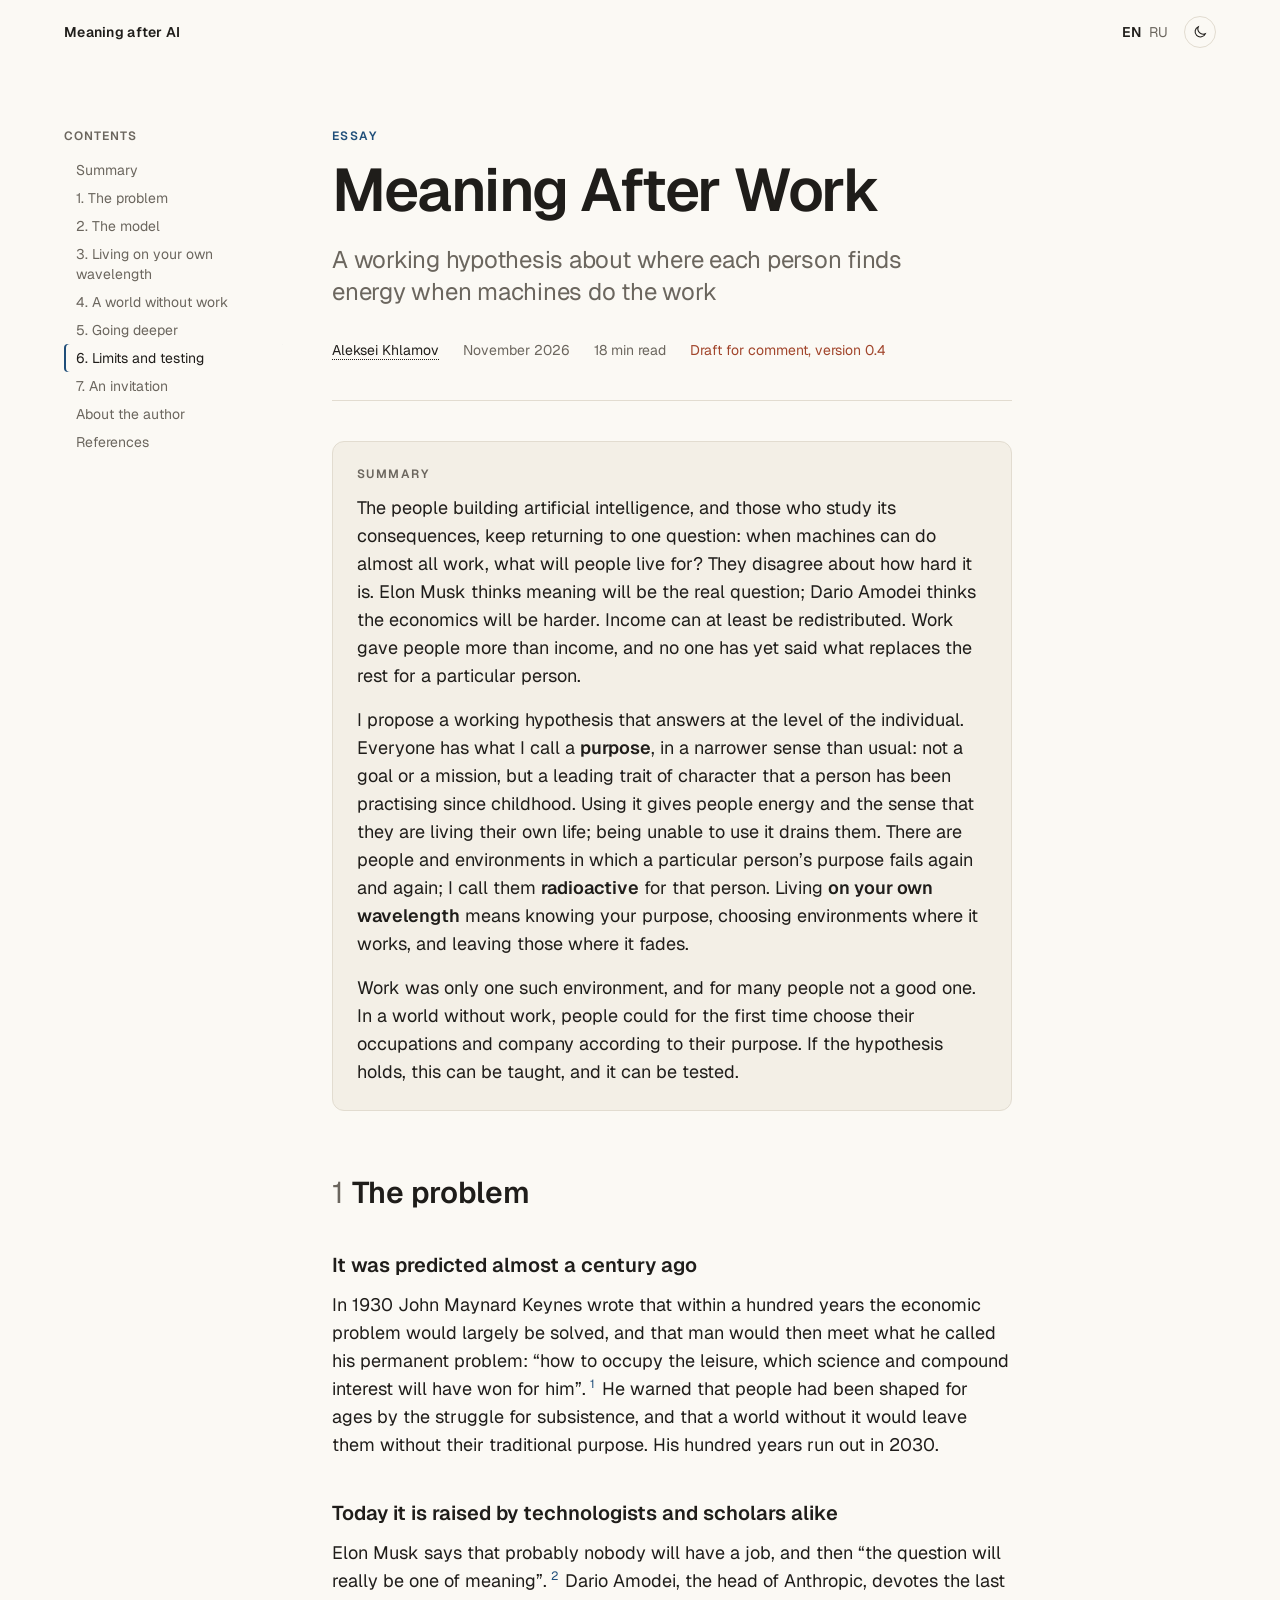
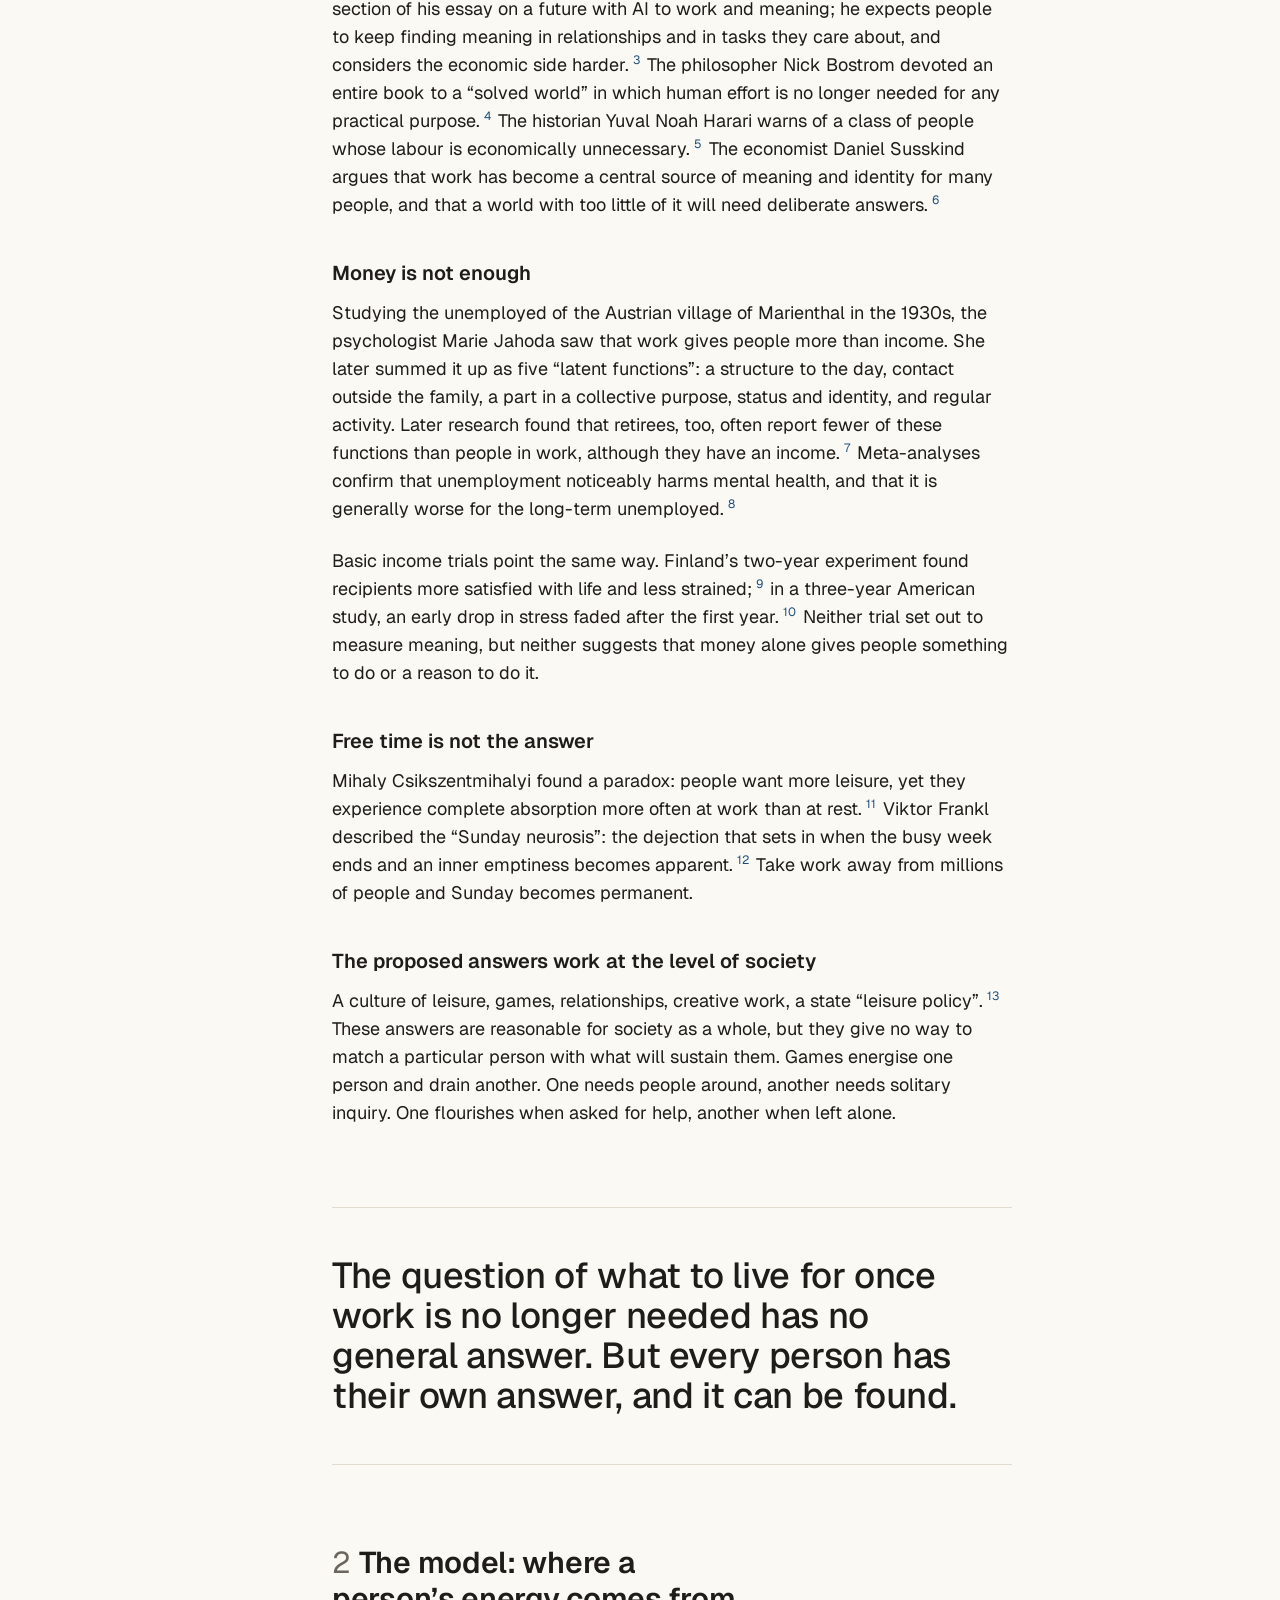
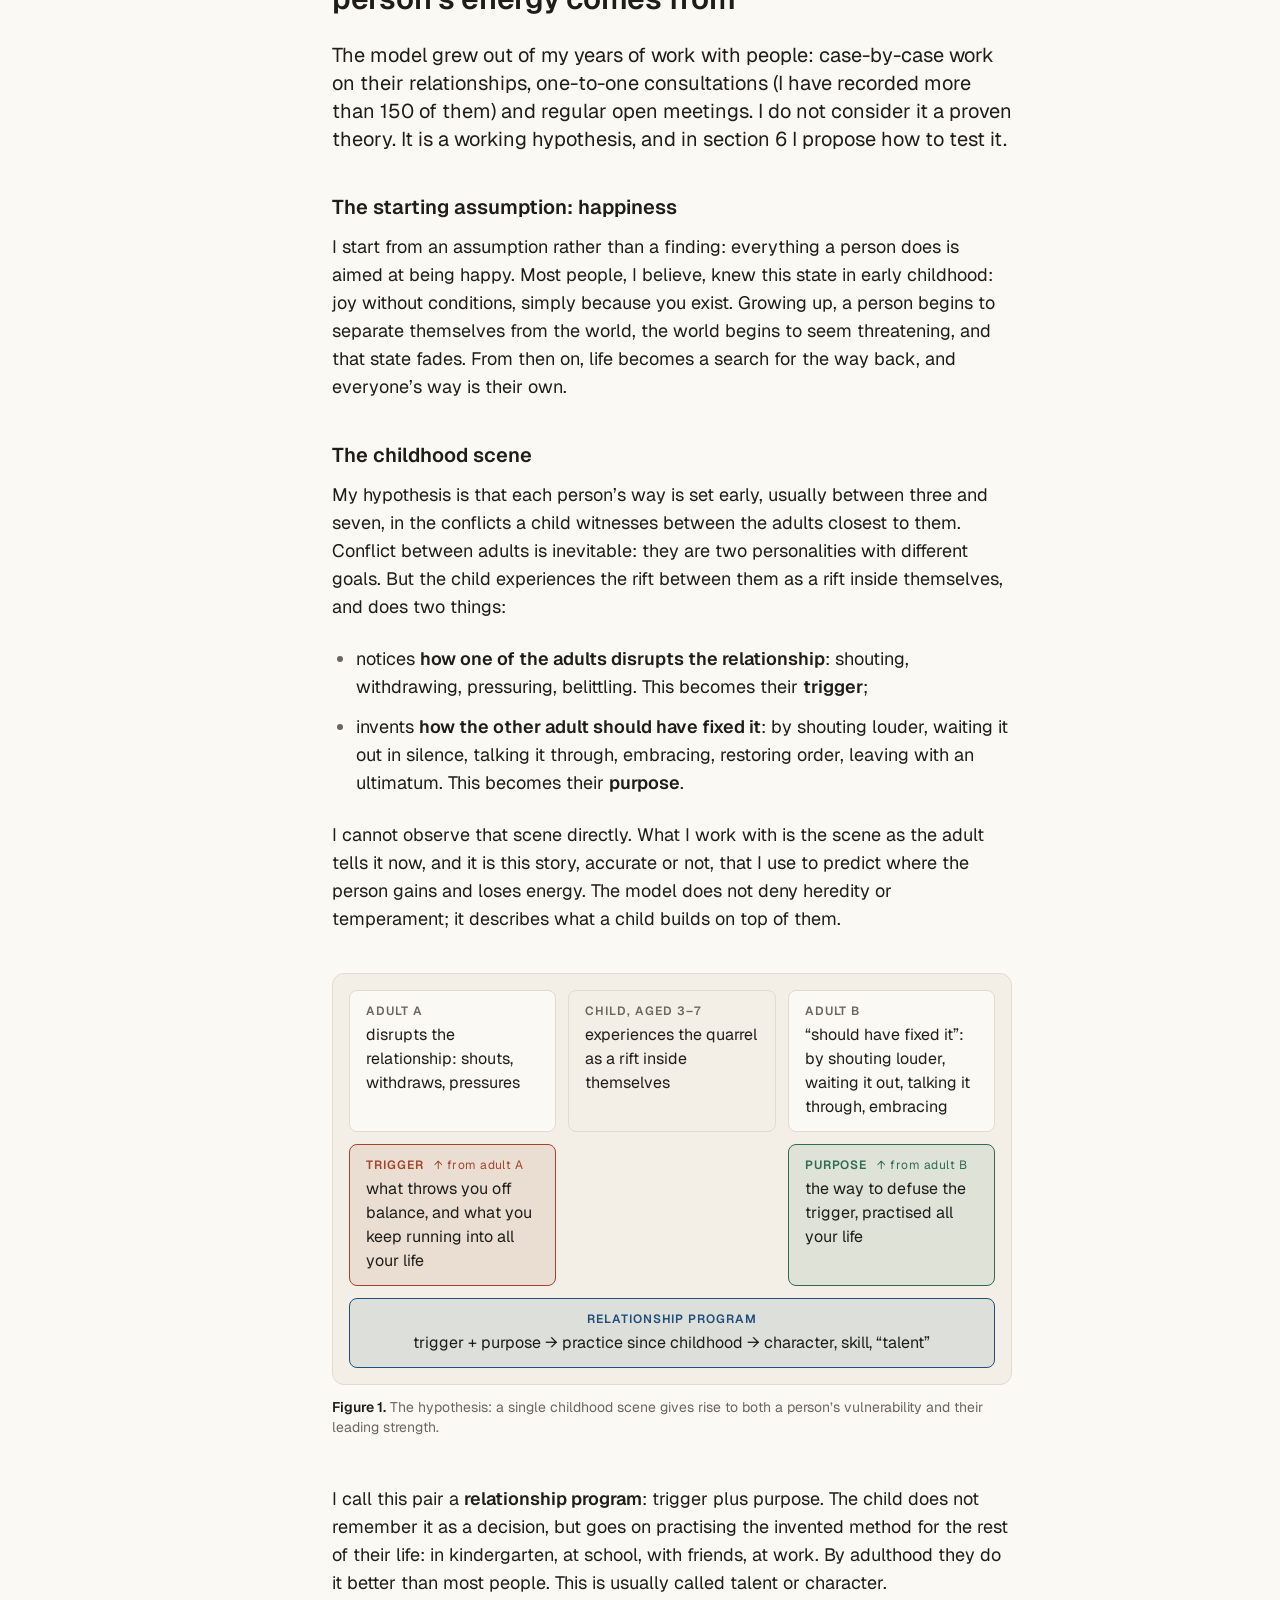
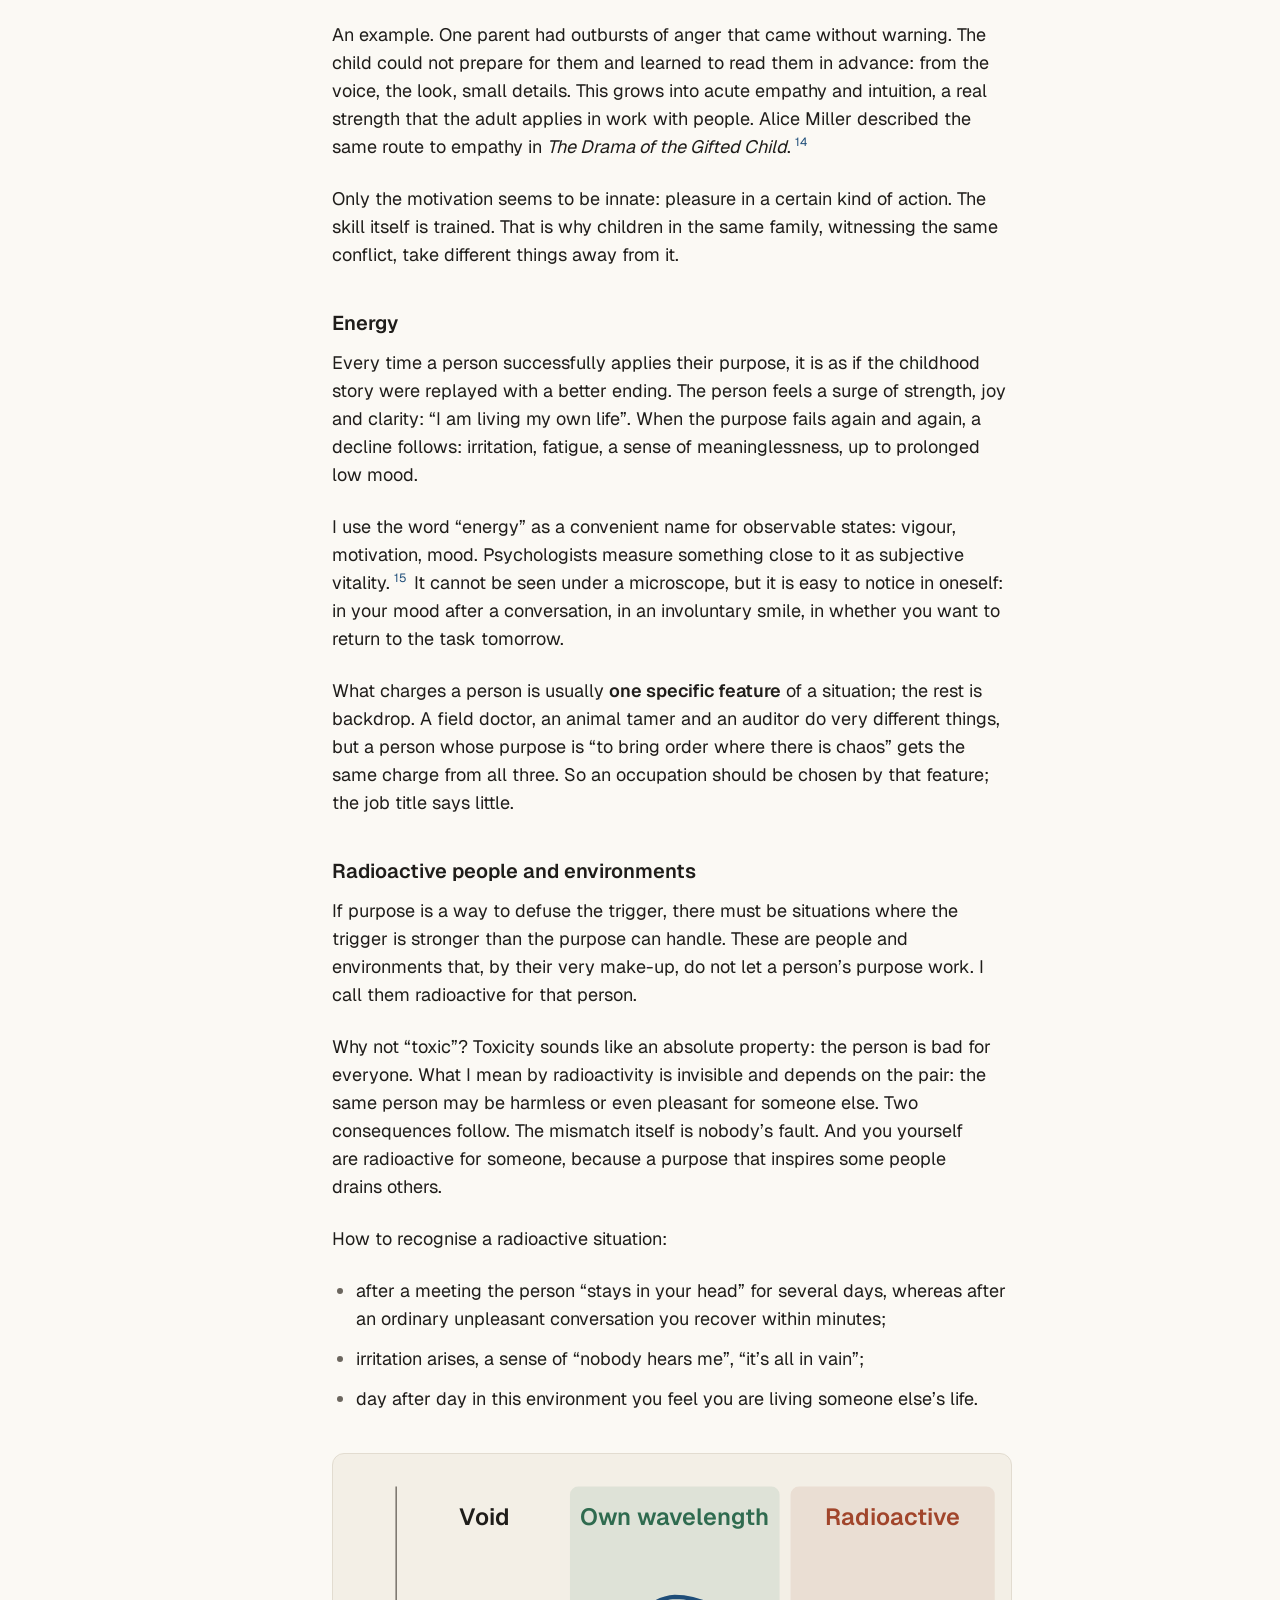
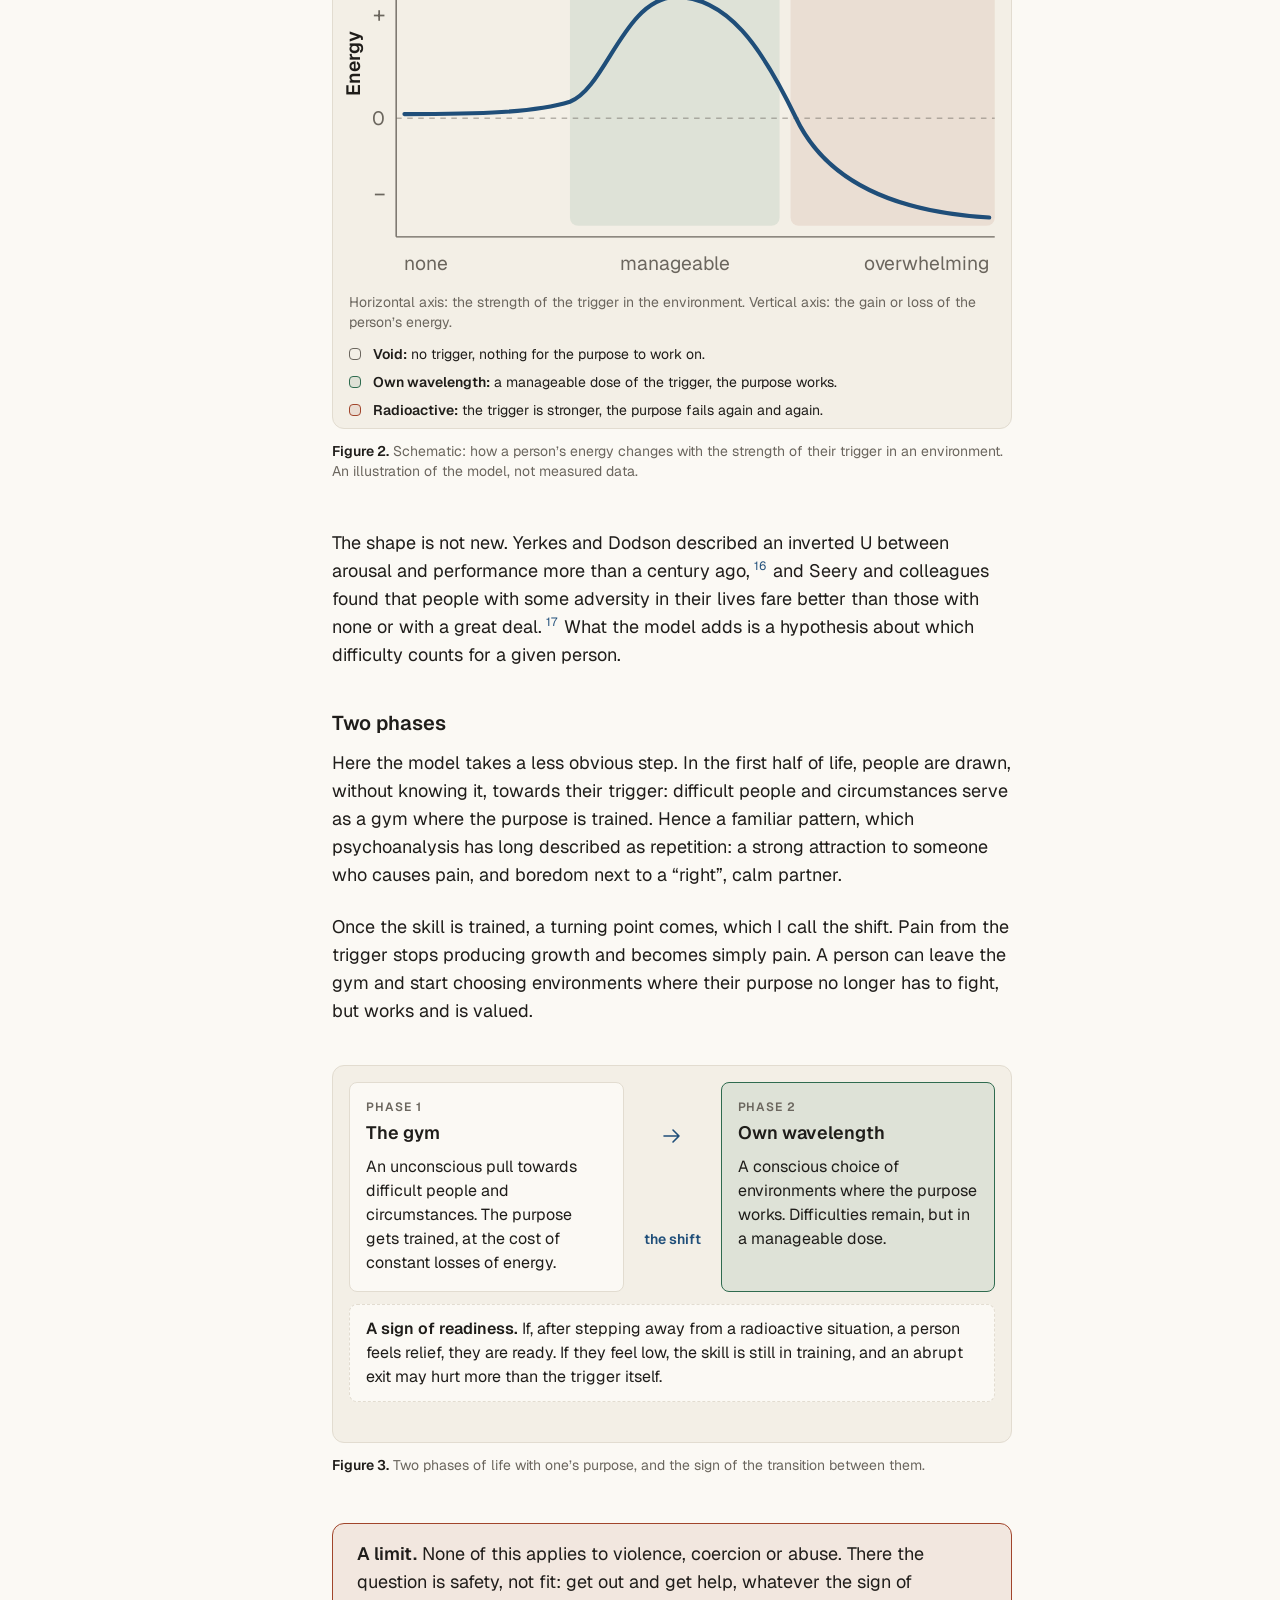
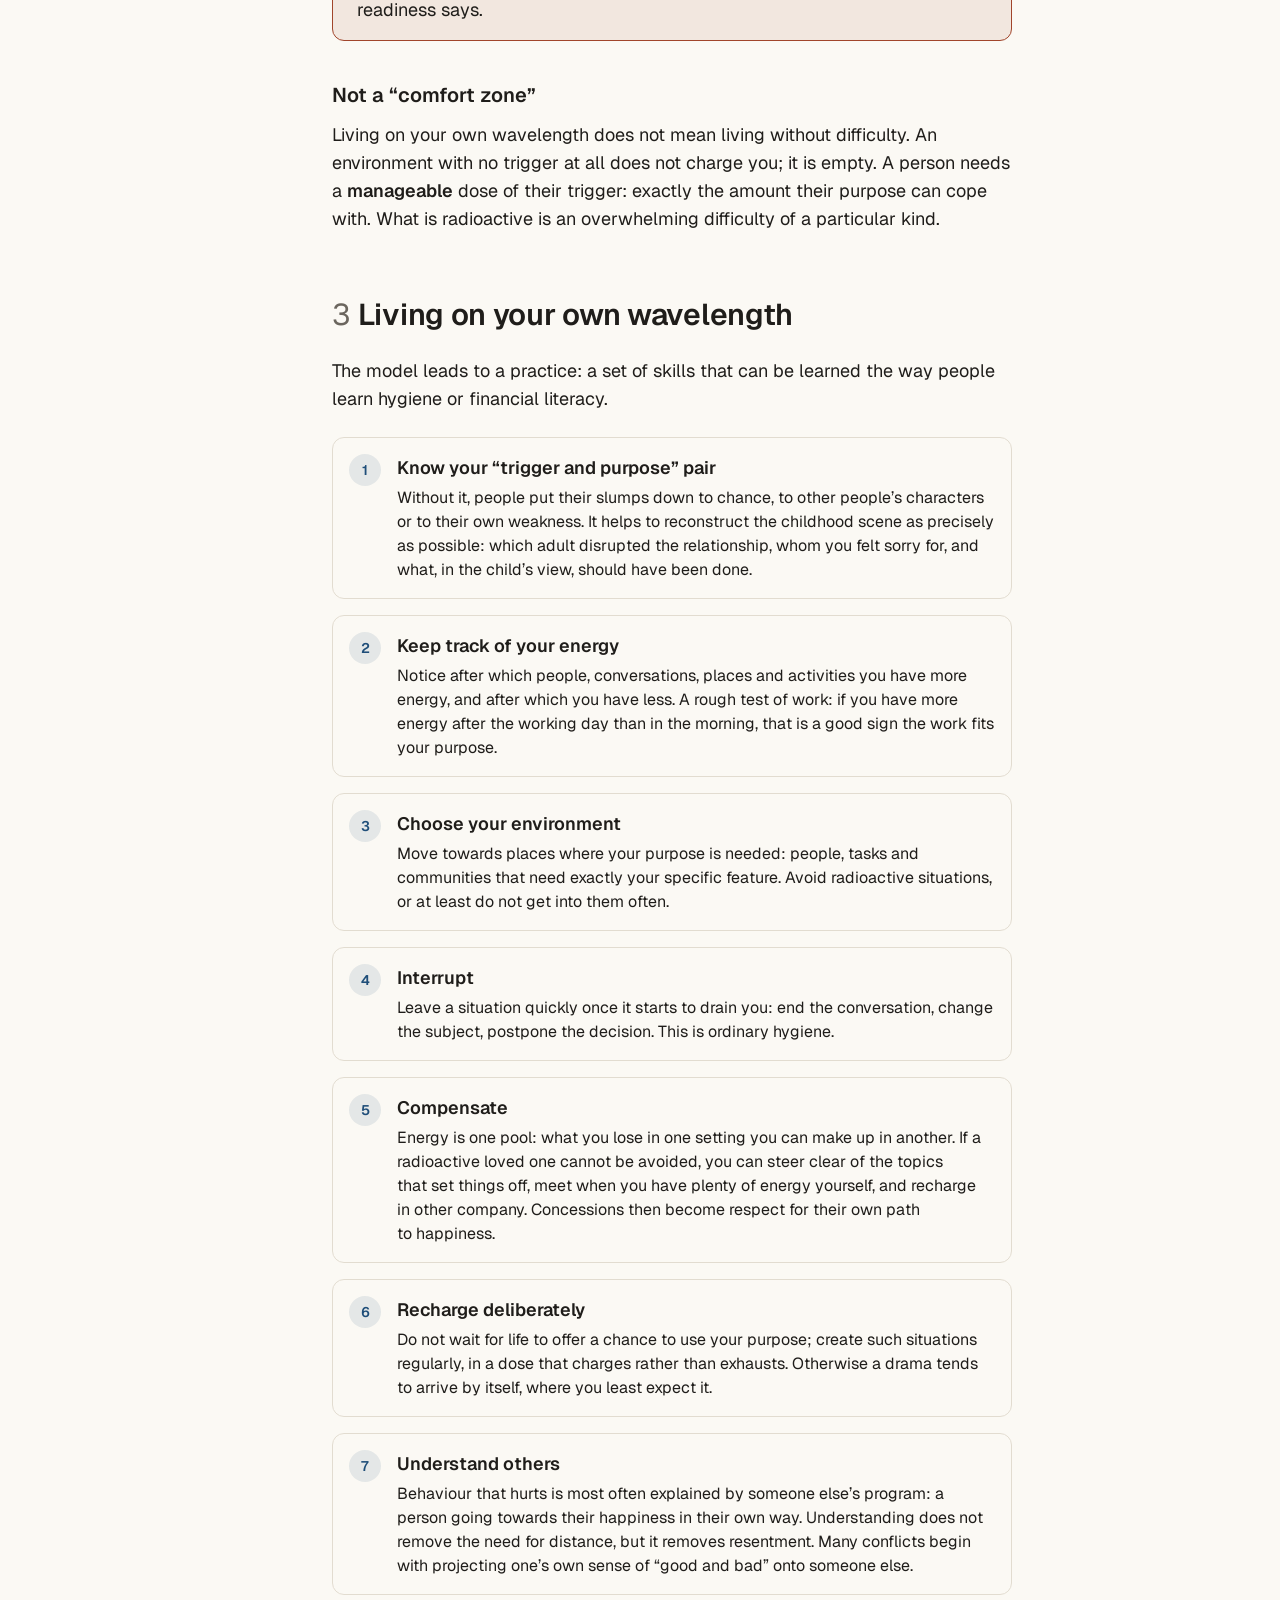
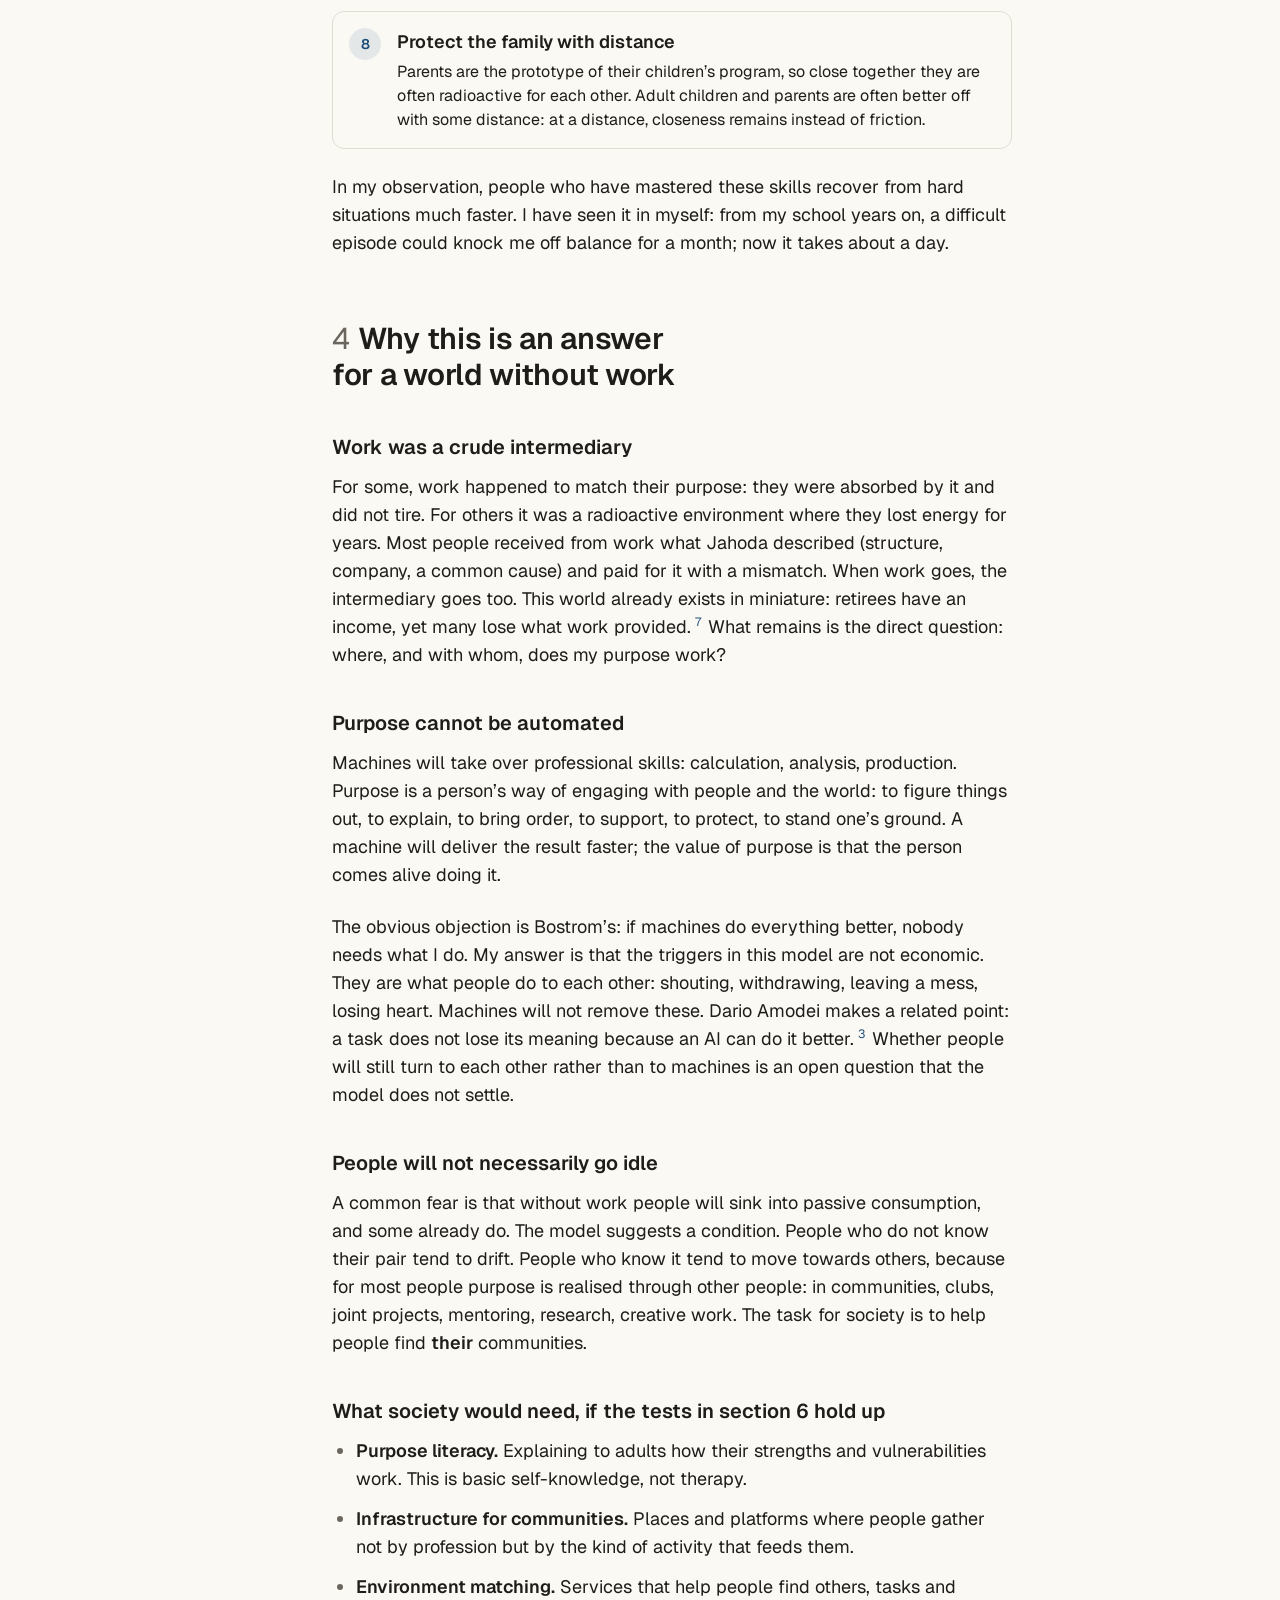
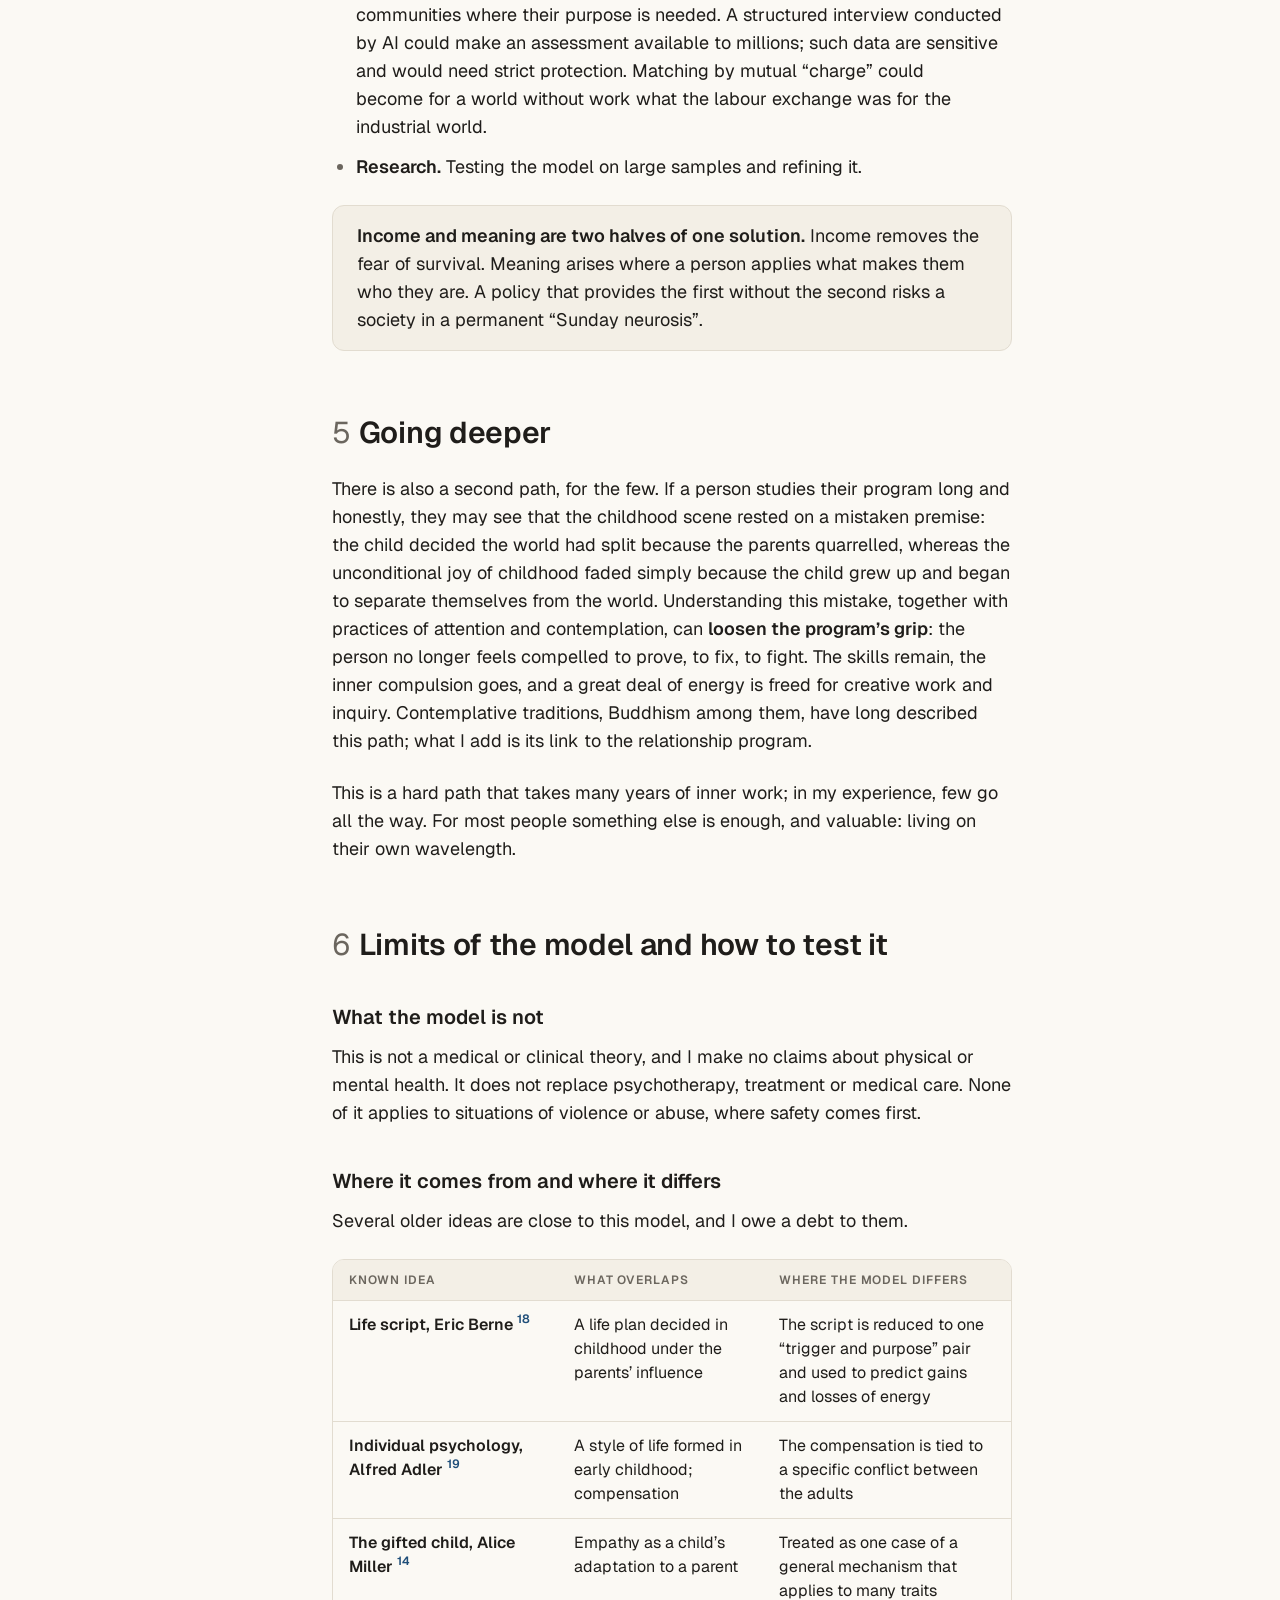
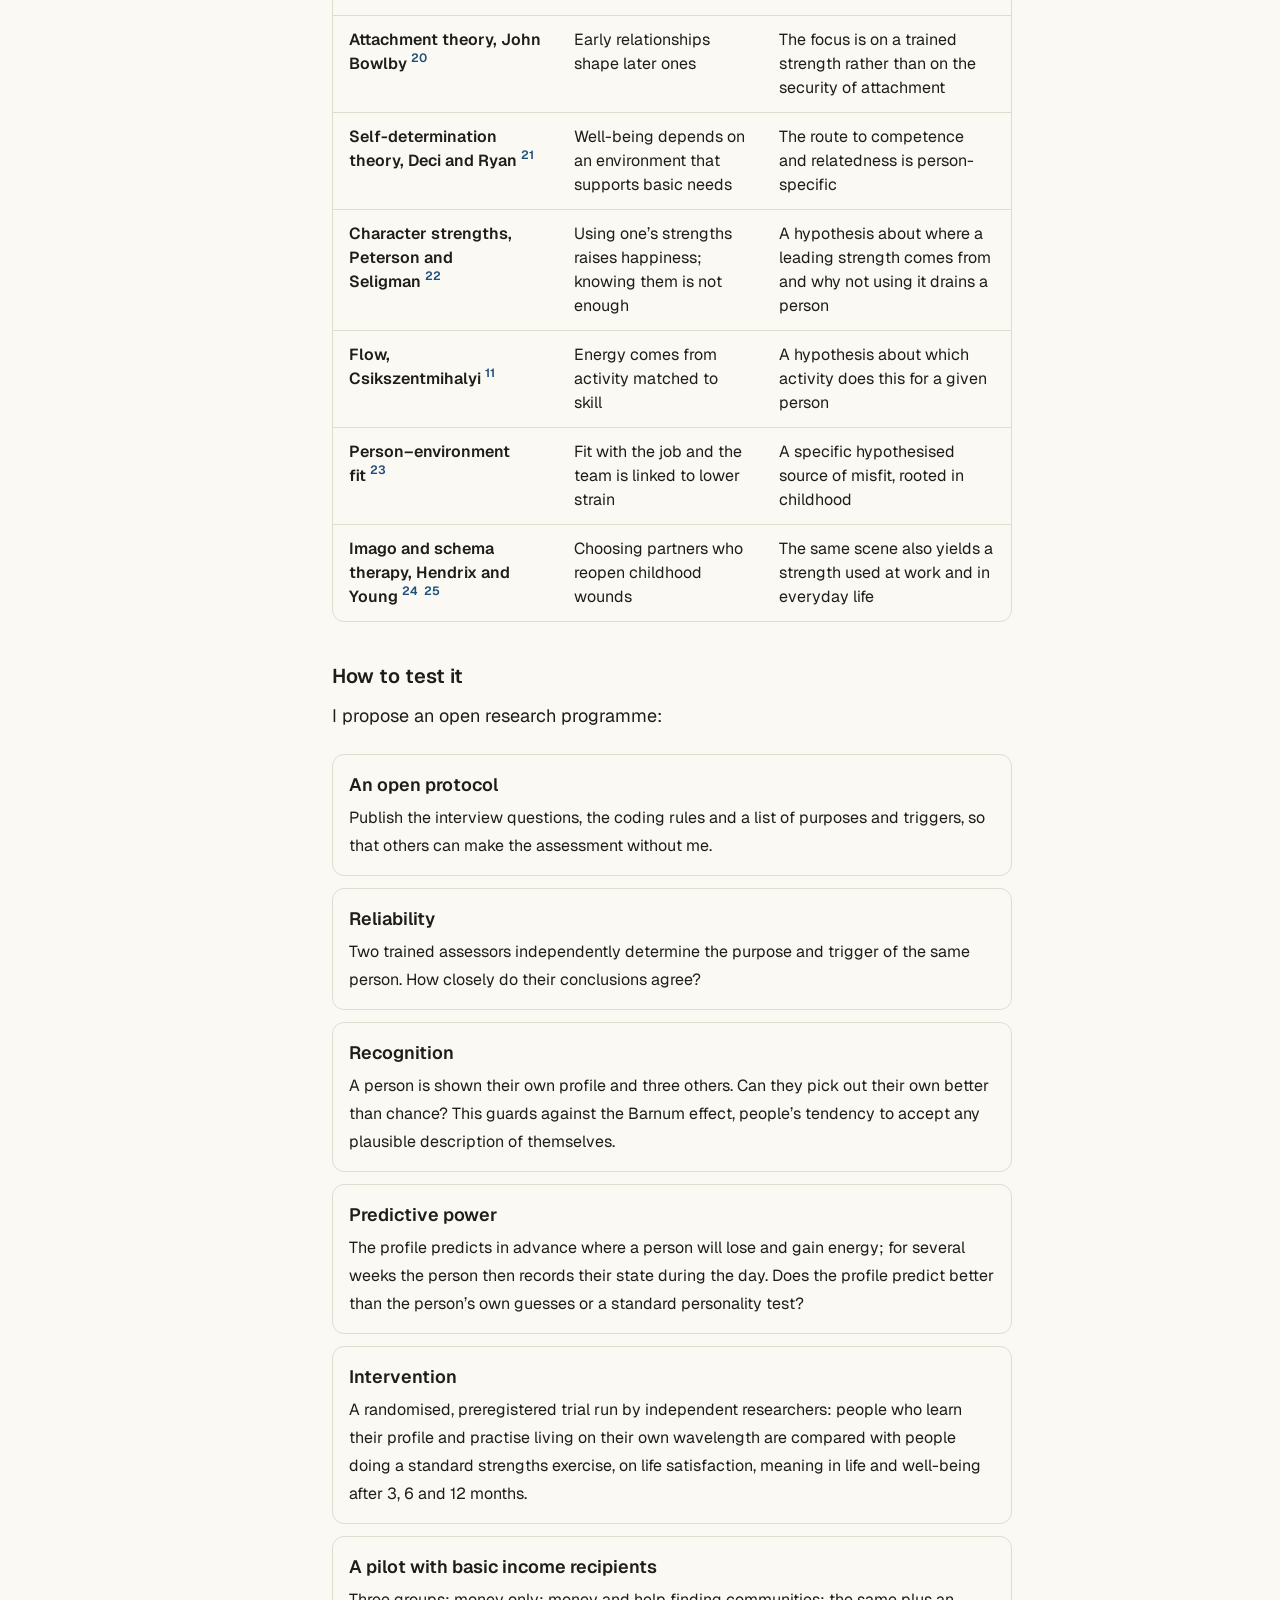
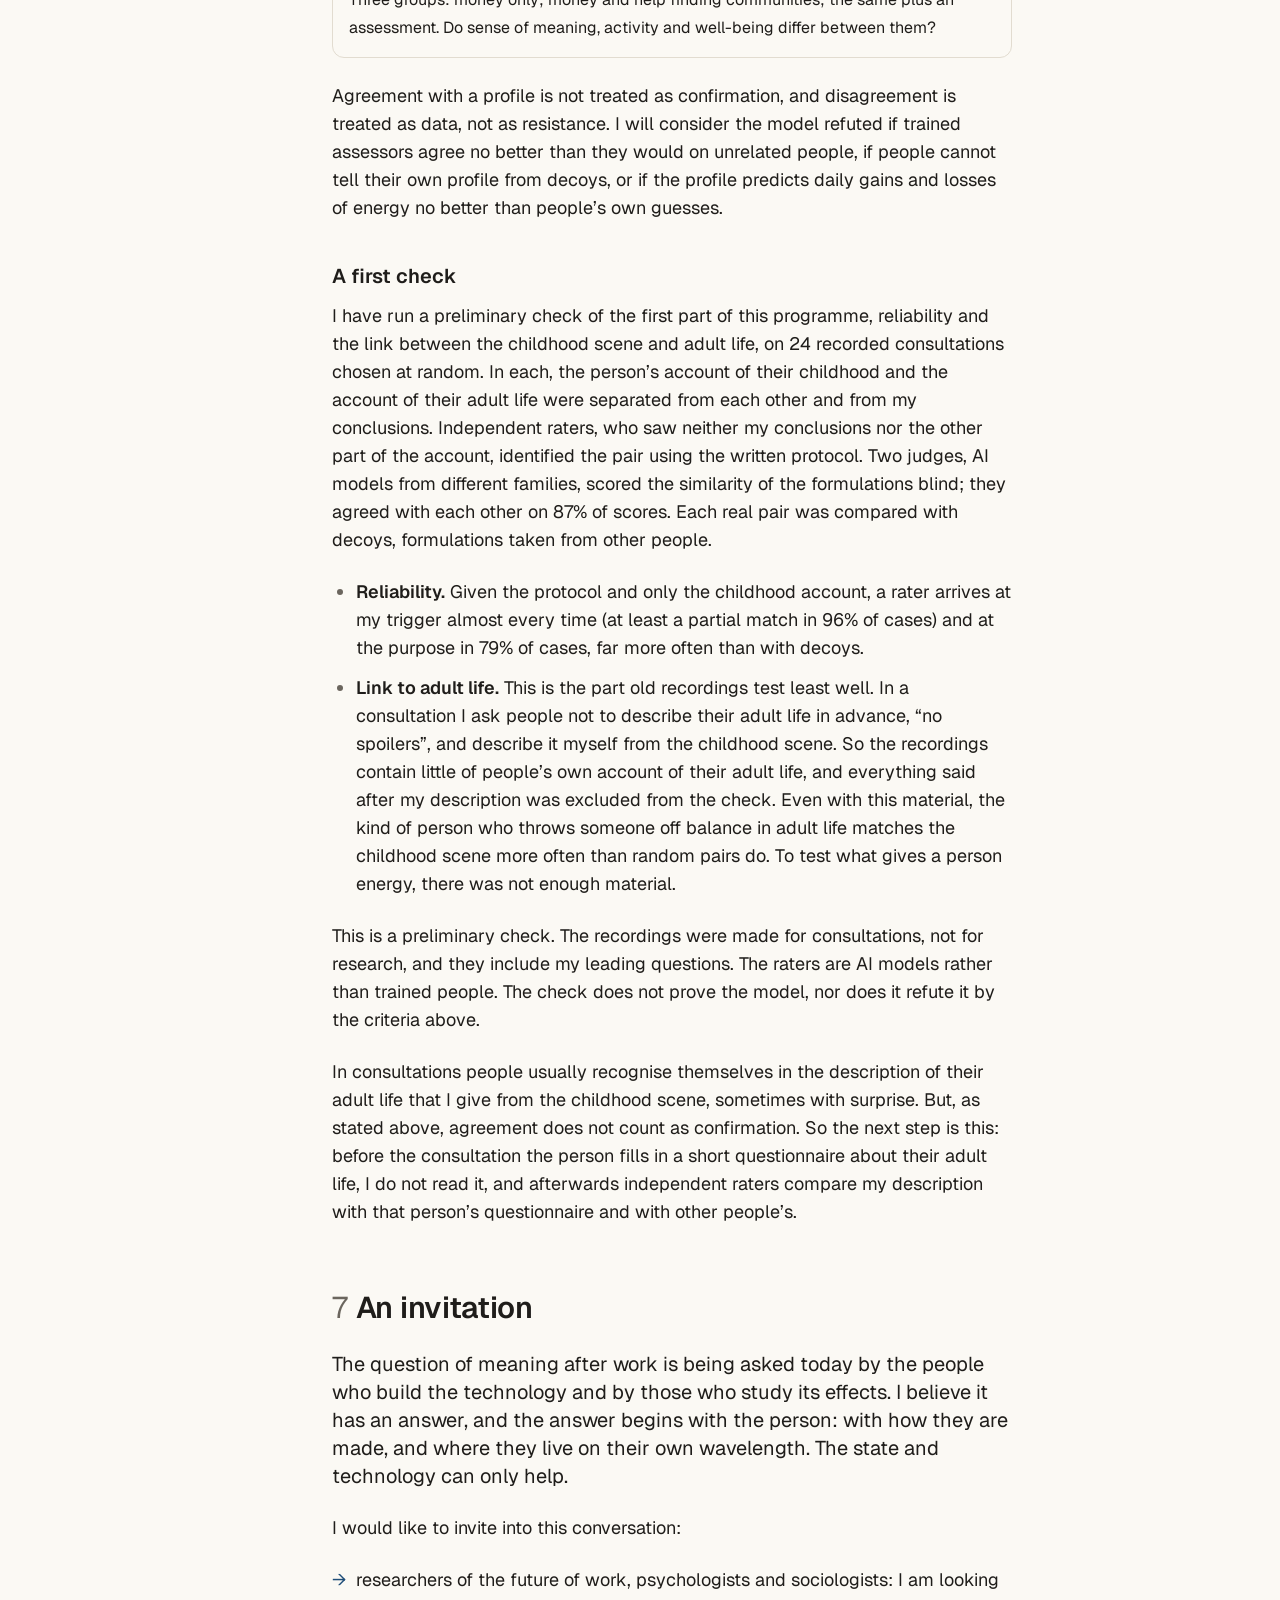
<file: index.html>
<!doctype html>
<html lang="en">
<head>
<meta charset="utf-8">
<meta name="viewport" content="width=device-width, initial-scale=1">
<title>Meaning After Work — an essay by Aleksei Khlamov</title>
<meta name="description" content="An essay on meaning when machines do the work: a working hypothesis about purpose, energy and choosing your environment.">
<meta name="robots" content="noindex">
<meta name="author" content="Aleksei Khlamov">
<link rel="canonical" href="https://meaningafterai.space/">
<link rel="alternate" hreflang="en" href="https://meaningafterai.space/">
<link rel="alternate" hreflang="ru" href="https://meaningafterai.space/ru/">
<link rel="alternate" hreflang="x-default" href="https://meaningafterai.space/">
<meta property="og:type" content="article">
<meta property="og:url" content="https://meaningafterai.space/">
<meta property="og:site_name" content="Meaning after AI">
<meta property="og:title" content="Meaning After Work">
<meta property="og:description" content="A working hypothesis about where each person finds energy when machines do the work.">
<meta property="og:locale" content="en_US">
<meta property="og:locale:alternate" content="ru_RU">
<meta name="twitter:card" content="summary_large_image">
<meta name="color-scheme" content="light dark">
<link rel="icon" href="data:image/svg+xml,%3Csvg xmlns='http://www.w3.org/2000/svg' viewBox='0 0 32 32'%3E%3Crect width='32' height='32' rx='6' fill='%231F1D1A'/%3E%3Cpath d='M5 19c3.5 0 3.5-6 7-6s3.5 6 7 6 3.5-6 7-6' fill='none' stroke='%23F3EEE4' stroke-width='2.4' stroke-linecap='round'/%3E%3C/svg%3E">
<link rel="preconnect" href="https://fonts.googleapis.com">
<link rel="preconnect" href="https://fonts.gstatic.com" crossorigin>
<link href="https://fonts.googleapis.com/css2?family=Geist:wght@400;500;600&display=swap" rel="stylesheet">
<link rel="stylesheet" href="/assets/style.css?v=4">
<script>
  (function () {
    document.documentElement.classList.add('js');
    try {
      var t = localStorage.getItem('theme');
      if (t === 'dark' || t === 'light') document.documentElement.setAttribute('data-theme', t);
    } catch (e) {}
  })();
</script>
</head>
<body class="no-js">
<a class="skip" href="#text">Skip to text</a>
<div class="progress" aria-hidden="true"><span id="progress"></span></div>

<header class="topbar">
  <a class="brand" href="#top">Meaning after AI</a>
  <div class="tools">
    <nav class="lang" aria-label="Language">
      <span aria-current="true">EN</span>
      <a href="/ru/" hreflang="ru" lang="ru">RU</a>
    </nav>
    <button class="theme-toggle" id="themeToggle" type="button" aria-label="Toggle light and dark theme">
      <svg viewBox="0 0 24 24" fill="none" stroke="currentColor" stroke-width="1.6" stroke-linecap="round" aria-hidden="true"><path d="M20 14.5A8 8 0 0 1 9.5 4a8 8 0 1 0 10.5 10.5Z"/></svg>
    </button>
  </div>
</header>

<div class="layout" id="top">
  <aside class="toc-side" aria-label="Contents">
    <nav class="toc">
      <p class="toc-title">Contents</p>
      <ol>
        <li><a href="#summary">Summary</a></li>
        <li><a href="#problem">1. The problem</a></li>
        <li><a href="#model">2. The model</a></li>
        <li><a href="#practice">3. Living on your own wavelength</a></li>
        <li><a href="#postwork">4. A world without work</a></li>
        <li><a href="#deeper">5. Going deeper</a></li>
        <li><a href="#limits">6. Limits and testing</a></li>
        <li><a href="#call">7. An invitation</a></li>
        <li><a href="#about">About the author</a></li>
        <li><a href="#refs">References</a></li>
      </ol>
    </nav>
  </aside>

  <main id="text">
    <article>
      <header class="title-block">
        <p class="kicker">Essay</p>
        <h1>Meaning After Work</h1>
        <p class="subtitle">A working hypothesis about where each person finds energy when machines do the work</p>
        <div class="meta">
          <a href="#about">Aleksei Khlamov</a>
          <span>November 2026</span>
          <span>18 min read</span>
          <span class="draft">Draft for comment, version 0.4</span>
        </div>
      </header>

      <details class="toc-inline">
        <summary>Contents</summary>
        <nav class="toc" aria-label="Contents">
          <ol>
            <li><a href="#summary">Summary</a></li>
            <li><a href="#problem">1. The problem</a></li>
            <li><a href="#model">2. The model</a></li>
            <li><a href="#practice">3. Living on your own wavelength</a></li>
            <li><a href="#postwork">4. A world without work</a></li>
            <li><a href="#deeper">5. Going deeper</a></li>
            <li><a href="#limits">6. Limits and testing</a></li>
            <li><a href="#call">7. An invitation</a></li>
            <li><a href="#about">About the author</a></li>
            <li><a href="#refs">References</a></li>
          </ol>
        </nav>
      </details>

      <section id="summary" class="abstract" aria-labelledby="summary-h">
        <h2 id="summary-h">Summary</h2>
        <p>The people building artificial intelligence, and those who study its consequences, keep returning to one question: when machines can do almost all work, what will people live for? They disagree about how hard it is. Elon Musk thinks meaning will be the real question; Dario Amodei thinks the economics will be harder. Income can at least be redistributed. Work gave people more than income, and no one has yet said what replaces the rest for a particular person.</p>
        <p>I propose a working hypothesis that answers at the level of the individual. Everyone has what I call a <span class="term">purpose</span>, in a narrower sense than usual: not a goal or a mission, but a leading trait of character that a person has been practising since childhood. Using it gives people energy and the sense that they are living their own life; being unable to use it drains them. There are people and environments in which a particular person’s purpose fails again and again; I call them <span class="term">radioactive</span> for that person. Living <span class="term">on your own wavelength</span> means knowing your purpose, choosing environments where it works, and leaving those where it fades.</p>
        <p>Work was only one such environment, and for many people not a good one. In a world without work, people could for the first time choose their occupations and company according to their purpose. If the hypothesis holds, this can be taught, and it can be tested.</p>
      </section>

      <section id="problem" aria-labelledby="problem-h">
        <h2 id="problem-h"><span class="num">1</span>The problem</h2>

        <h3>It was predicted almost a century ago</h3>
        <p>In 1930 John Maynard Keynes wrote that within a hundred years the economic problem would largely be solved, and that man would then meet what he called his permanent problem: “how to occupy the leisure, which science and compound interest will have won for him”.<sup class="ref"><a href="#ref-1" id="cite-1">1</a></sup> He warned that people had been shaped for ages by the struggle for subsistence, and that a world without it would leave them without their traditional purpose. His hundred years run out in 2030.</p>

        <h3>Today it is raised by technologists and scholars alike</h3>
        <p>Elon Musk says that probably nobody will have a job, and then “the question will really be one of meaning”.<sup class="ref"><a href="#ref-2" id="cite-2">2</a></sup> Dario Amodei, the head of Anthropic, devotes the last section of his essay on a future with AI to work and meaning; he expects people to keep finding meaning in relationships and in tasks they care about, and considers the economic side harder.<sup class="ref"><a href="#ref-3" id="cite-3">3</a></sup> The philosopher Nick Bostrom devoted an entire book to a “solved world” in which human effort is no longer needed for any practical purpose.<sup class="ref"><a href="#ref-4" id="cite-4">4</a></sup> The historian Yuval Noah Harari warns of a class of people whose labour is economically unnecessary.<sup class="ref"><a href="#ref-5" id="cite-5">5</a></sup> The economist Daniel Susskind argues that work has become a central source of meaning and identity for many people, and that a world with too little of it will need deliberate answers.<sup class="ref"><a href="#ref-6" id="cite-6">6</a></sup></p>

        <h3>Money is not enough</h3>
        <p>Studying the unemployed of the Austrian village of Marienthal in the 1930s, the psychologist Marie Jahoda saw that work gives people more than income. She later summed it up as five “latent functions”: a structure to the day, contact outside the family, a part in a collective purpose, status and identity, and regular activity. Later research found that retirees, too, often report fewer of these functions than people in work, although they have an income.<sup class="ref"><a href="#ref-7" id="cite-7">7</a></sup> Meta-analyses confirm that unemployment noticeably harms mental health, and that it is generally worse for the long-term unemployed.<sup class="ref"><a href="#ref-8" id="cite-8">8</a></sup></p>
        <p>Basic income trials point the same way. Finland’s two-year experiment found recipients more satisfied with life and less strained;<sup class="ref"><a href="#ref-9" id="cite-9">9</a></sup> in a three-year American study, an early drop in stress faded after the first year.<sup class="ref"><a href="#ref-10" id="cite-10">10</a></sup> Neither trial set out to measure meaning, but neither suggests that money alone gives people something to do or a reason to do it.</p>

        <h3>Free time is not the answer</h3>
        <p>Mihaly Csikszentmihalyi found a paradox: people want more leisure, yet they experience complete absorption more often at work than at rest.<sup class="ref"><a href="#ref-11" id="cite-11">11</a></sup> Viktor Frankl described the “Sunday neurosis”: the dejection that sets in when the busy week ends and an inner emptiness becomes apparent.<sup class="ref"><a href="#ref-12" id="cite-12">12</a></sup> Take work away from millions of people and Sunday becomes permanent.</p>

        <h3>The proposed answers work at the level of society</h3>
        <p>A culture of leisure, games, relationships, creative work, a state “leisure policy”.<sup class="ref"><a href="#ref-13" id="cite-13">13</a></sup> These answers are reasonable for society as a whole, but they give no way to match a particular person with what will sustain them. Games energise one person and drain another. One needs people around, another needs solitary inquiry. One flourishes when asked for help, another when left alone.</p>
      </section>

      <div class="statement-wrap reveal">
        <p class="statement" data-words>The question of what to live for once work is no longer needed has no general answer. But every person has their own answer, and it can be found.</p>
      </div>

      <section id="model" aria-labelledby="model-h">
        <h2 id="model-h"><span class="num">2</span>The model: where a person’s energy comes from</h2>
        <p class="lead">The model grew out of my years of work with people: case-by-case work on their relationships, one-to-one consultations (I have recorded more than 150 of them) and regular open meetings. I do not consider it a proven theory. It is a working hypothesis, and in section 6 I propose how to test it.</p>

        <h3>The starting assumption: happiness</h3>
        <p>I start from an assumption rather than a finding: everything a person does is aimed at being happy. Most people, I believe, knew this state in early childhood: joy without conditions, simply because you exist. Growing up, a person begins to separate themselves from the world, the world begins to seem threatening, and that state fades. From then on, life becomes a search for the way back, and everyone’s way is their own.</p>

        <h3>The childhood scene</h3>
        <p>My hypothesis is that each person’s way is set early, usually between three and seven, in the conflicts a child witnesses between the adults closest to them. Conflict between adults is inevitable: they are two personalities with different goals. But the child experiences the rift between them as a rift inside themselves, and does two things:</p>
        <ul>
          <li>notices <strong>how one of the adults disrupts the relationship</strong>: shouting, withdrawing, pressuring, belittling. This becomes their <span class="term">trigger</span>;</li>
          <li>invents <strong>how the other adult should have fixed it</strong>: by shouting louder, waiting it out in silence, talking it through, embracing, restoring order, leaving with an ultimatum. This becomes their <span class="term">purpose</span>.</li>
        </ul>
        <p>I cannot observe that scene directly. What I work with is the scene as the adult tells it now, and it is this story, accurate or not, that I use to predict where the person gains and loses energy. The model does not deny heredity or temperament; it describes what a child builds on top of them.</p>

        <figure class="reveal">
          <div class="scheme-box">
            <div class="scheme">
              <div class="node n-a"><span class="label">Adult A</span><p>disrupts the relationship: shouts, withdraws, pressures</p></div>
              <div class="node n-c"><span class="label">Child, aged 3–7</span><p>experiences the quarrel as a rift inside themselves</p></div>
              <div class="node n-b"><span class="label">Adult B</span><p>“should have fixed it”: by shouting louder, waiting it out, talking it through, embracing</p></div>
              <div class="node n-t"><span class="label">Trigger <span class="from">↑ from adult A</span></span><p>what throws you off balance, and what you keep running into all your life</p></div>
              <div class="node n-p"><span class="label">Purpose <span class="from">↑ from adult B</span></span><p>the way to defuse the trigger, practised all your life</p></div>
              <div class="node n-g"><span class="label">Relationship program</span><p>trigger + purpose → practice since childhood → character, skill, “talent”</p></div>
            </div>
          </div>
          <figcaption><b>Figure 1.</b> The hypothesis: a single childhood scene gives rise to both a person’s vulnerability and their leading strength.</figcaption>
        </figure>

        <p>I call this pair a <span class="term">relationship program</span>: trigger plus purpose. The child does not remember it as a decision, but goes on practising the invented method for the rest of their life: in kindergarten, at school, with friends, at work. By adulthood they do it better than most people. This is usually called talent or character.</p>
        <p>An example. One parent had outbursts of anger that came without warning. The child could not prepare for them and learned to read them in advance: from the voice, the look, small details. This grows into acute empathy and intuition, a real strength that the adult applies in work with people. Alice Miller described the same route to empathy in <i>The Drama of the Gifted Child</i>.<sup class="ref"><a href="#ref-14" id="cite-14">14</a></sup></p>
        <p>Only the motivation seems to be innate: pleasure in a certain kind of action. The skill itself is trained. That is why children in the same family, witnessing the same conflict, take different things away from it.</p>

        <h3>Energy</h3>
        <p>Every time a person successfully applies their purpose, it is as if the childhood story were replayed with a better ending. The person feels a surge of strength, joy and clarity: “I am living my own life”. When the purpose fails again and again, a decline follows: irritation, fatigue, a sense of meaninglessness, up to prolonged low mood.</p>
        <p>I use the word “energy” as a convenient name for observable states: vigour, motivation, mood. Psychologists measure something close to it as subjective vitality.<sup class="ref"><a href="#ref-15" id="cite-15">15</a></sup> It cannot be seen under a microscope, but it is easy to notice in oneself: in your mood after a conversation, in an involuntary smile, in whether you want to return to the task tomorrow.</p>
        <p>What charges a person is usually <strong>one specific feature</strong> of a situation; the rest is backdrop. A field doctor, an animal tamer and an auditor do very different things, but a person whose purpose is “to bring order where there is chaos” gets the same charge from all three. So an occupation should be chosen by that feature; the job title says little.</p>

        <h3>Radioactive people and environments</h3>
        <p>If purpose is a way to defuse the trigger, there must be situations where the trigger is stronger than the purpose can handle. These are people and environments that, by their very make-up, do not let a person’s purpose work. I call them radioactive for that person.</p>
        <p>Why not “toxic”? Toxicity sounds like an absolute property: the person is bad for everyone. What I mean by radioactivity is invisible and depends on the pair: the same person may be harmless or even pleasant for someone else. Two consequences follow. The mismatch itself is nobody’s fault. And you yourself are radioactive for someone, because a purpose that inspires some people drains others.</p>
        <p>How to recognise a radioactive situation:</p>
        <ul>
          <li>after a meeting the person “stays in your head” for several days, whereas after an ordinary unpleasant conversation you recover within minutes;</li>
          <li>irritation arises, a sense of “nobody hears me”, “it’s all in vain”;</li>
          <li>day after day in this environment you feel you are living someone else’s life.</li>
        </ul>

        <figure class="reveal">
          <div class="chart">
            <svg viewBox="0 0 480 300" role="img" aria-labelledby="fig2-title fig2-desc">
              <title id="fig2-title">A person’s energy depending on the strength of their trigger in an environment</title>
              <desc id="fig2-desc">Without a trigger, energy stays near zero; with a manageable dose it peaks; with an overwhelming one it turns negative.</desc>
              <rect class="z-ok" x="166" y="12" width="152" height="246" rx="6"></rect>
              <rect class="z-warn" x="326" y="12" width="148" height="246" rx="6"></rect>
              <text class="t-strong" x="104" y="40" font-size="17" text-anchor="middle">Void</text>
              <text class="t-ok" x="242" y="40" font-size="17" text-anchor="middle">Own wavelength</text>
              <text class="t-warn" x="400" y="40" font-size="17" text-anchor="middle">Radioactive</text>
              <line class="zero" x1="40" y1="180" x2="474" y2="180"></line>
              <line class="axis" x1="40" y1="12" x2="40" y2="266"></line>
              <line class="axis" x1="40" y1="266" x2="474" y2="266"></line>
              <text x="32" y="110" font-size="16" text-anchor="end">+</text>
              <text x="32" y="240" font-size="16" text-anchor="end">−</text>
              <text x="32" y="185" font-size="14" text-anchor="end">0</text>
              <path class="curve" d="M46 177 C 100 177, 140 176, 166 168 C 192 158, 205 94, 242 92 C 280 92, 305 128, 330 180 C 352 226, 402 248, 470 252"></path>
              <text x="46" y="290" font-size="14">none</text>
              <text x="242" y="290" font-size="14" text-anchor="middle">manageable</text>
              <text x="470" y="290" font-size="14" text-anchor="end">overwhelming</text>
              <text class="t-strong" x="14" y="140" font-size="14" text-anchor="middle" transform="rotate(-90 14 140)">Energy</text>
            </svg>
            <p class="axis-note">Horizontal axis: the strength of the trigger in the environment. Vertical axis: the gain or loss of the person’s energy.</p>
            <ul class="legend">
              <li><span class="sw sw-empty"></span><b>Void:</b> no trigger, nothing for the purpose to work on.</li>
              <li><span class="sw sw-ok"></span><b>Own wavelength:</b> a manageable dose of the trigger, the purpose works.</li>
              <li><span class="sw sw-warn"></span><b>Radioactive:</b> the trigger is stronger, the purpose fails again and again.</li>
            </ul>
          </div>
          <figcaption><b>Figure 2.</b> Schematic: how a person’s energy changes with the strength of their trigger in an environment. An illustration of the model, not measured data.</figcaption>
        </figure>

        <p>The shape is not new. Yerkes and Dodson described an inverted U between arousal and performance more than a century ago,<sup class="ref"><a href="#ref-16" id="cite-16">16</a></sup> and Seery and colleagues found that people with some adversity in their lives fare better than those with none or with a great deal.<sup class="ref"><a href="#ref-17" id="cite-17">17</a></sup> What the model adds is a hypothesis about which difficulty counts for a given person.</p>

        <h3>Two phases</h3>
        <p>Here the model takes a less obvious step. In the first half of life, people are drawn, without knowing it, towards their trigger: difficult people and circumstances serve as a gym where the purpose is trained. Hence a familiar pattern, which psychoanalysis has long described as repetition: a strong attraction to someone who causes pain, and boredom next to a “right”, calm partner.</p>
        <p>Once the skill is trained, a turning point comes, which I call the shift. Pain from the trigger stops producing growth and becomes simply pain. A person can leave the gym and start choosing environments where their purpose no longer has to fight, but works and is valued.</p>

        <figure class="reveal">
          <div class="scheme-box">
            <div class="phases">
              <div class="phase"><span class="label">Phase 1</span><h4>The gym</h4><p>An unconscious pull towards difficult people and circumstances. The purpose gets trained, at the cost of constant losses of energy.</p></div>
              <div class="shift" aria-hidden="true">
                <svg viewBox="0 0 24 24" fill="none" stroke="currentColor" stroke-width="1.6" stroke-linecap="round" stroke-linejoin="round"><path d="M4 12h15M13 6l6 6-6 6"/></svg>
                the shift
              </div>
              <div class="phase p2"><span class="label">Phase 2</span><h4>Own wavelength</h4><p>A conscious choice of environments where the purpose works. Difficulties remain, but in a manageable dose.</p></div>
            </div>
            <p class="criterion"><strong>A sign of readiness.</strong> If, after stepping away from a radioactive situation, a person feels relief, they are ready. If they feel low, the skill is still in training, and an abrupt exit may hurt more than the trigger itself.</p>
          </div>
          <figcaption><b>Figure 3.</b> Two phases of life with one’s purpose, and the sign of the transition between them.</figcaption>
        </figure>

        <div class="callout callout-warn">
          <p><strong>A limit.</strong> None of this applies to violence, coercion or abuse. There the question is safety, not fit: get out and get help, whatever the sign of readiness says.</p>
        </div>

        <h3>Not a “comfort zone”</h3>
        <p>Living on your own wavelength does not mean living without difficulty. An environment with no trigger at all does not charge you; it is empty. A person needs a <strong>manageable</strong> dose of their trigger: exactly the amount their purpose can cope with. What is radioactive is an overwhelming difficulty of a particular kind.</p>
      </section>

      <section id="practice" aria-labelledby="practice-h">
        <h2 id="practice-h"><span class="num">3</span>Living on your own wavelength</h2>
        <p>The model leads to a practice: a set of skills that can be learned the way people learn hygiene or financial literacy.</p>
        <ol class="principles">
          <li><h3>Know your “trigger and purpose” pair</h3><p>Without it, people put their slumps down to chance, to other people’s characters or to their own weakness. It helps to reconstruct the childhood scene as precisely as possible: which adult disrupted the relationship, whom you felt sorry for, and what, in the child’s view, should have been done.</p></li>
          <li><h3>Keep track of your energy</h3><p>Notice after which people, conversations, places and activities you have more energy, and after which you have less. A rough test of work: if you have more energy after the working day than in the morning, that is a good sign the work fits your purpose.</p></li>
          <li><h3>Choose your environment</h3><p>Move towards places where your purpose is needed: people, tasks and communities that need exactly your specific feature. Avoid radioactive situations, or at least do not get into them often.</p></li>
          <li><h3>Interrupt</h3><p>Leave a situation quickly once it starts to drain you: end the conversation, change the subject, postpone the decision. This is ordinary hygiene.</p></li>
          <li><h3>Compensate</h3><p>Energy is one pool: what you lose in one setting you can make up in another. If a radioactive loved one cannot be avoided, you can steer clear of the topics that set things off, meet when you have plenty of energy yourself, and recharge in other company. Concessions then become respect for their own path to happiness.</p></li>
          <li><h3>Recharge deliberately</h3><p>Do not wait for life to offer a chance to use your purpose; create such situations regularly, in a dose that charges rather than exhausts. Otherwise a drama tends to arrive by itself, where you least expect it.</p></li>
          <li><h3>Understand others</h3><p>Behaviour that hurts is most often explained by someone else’s program: a person going towards their happiness in their own way. Understanding does not remove the need for distance, but it removes resentment. Many conflicts begin with projecting one’s own sense of “good and bad” onto someone else.</p></li>
          <li><h3>Protect the family with distance</h3><p>Parents are the prototype of their children’s program, so close together they are often radioactive for each other. Adult children and parents are often better off with some distance: at a distance, closeness remains instead of friction.</p></li>
        </ol>
        <p>In my observation, people who have mastered these skills recover from hard situations much faster. I have seen it in myself: from my school years on, a difficult episode could knock me off balance for a month; now it takes about a day.</p>
      </section>

      <section id="postwork" aria-labelledby="postwork-h">
        <h2 id="postwork-h"><span class="num">4</span>Why this is an answer for a world without work</h2>

        <h3>Work was a crude intermediary</h3>
        <p>For some, work happened to match their purpose: they were absorbed by it and did not tire. For others it was a radioactive environment where they lost energy for years. Most people received from work what Jahoda described (structure, company, a common cause) and paid for it with a mismatch. When work goes, the intermediary goes too. This world already exists in miniature: retirees have an income, yet many lose what work provided.<sup class="ref"><a href="#ref-7">7</a></sup> What remains is the direct question: where, and with whom, does my purpose work?</p>

        <h3>Purpose cannot be automated</h3>
        <p>Machines will take over professional skills: calculation, analysis, production. Purpose is a person’s way of engaging with people and the world: to figure things out, to explain, to bring order, to support, to protect, to stand one’s ground. A machine will deliver the result faster; the value of purpose is that the person comes alive doing it.</p>
        <p>The obvious objection is Bostrom’s: if machines do everything better, nobody needs what I do. My answer is that the triggers in this model are not economic. They are what people do to each other: shouting, withdrawing, leaving a mess, losing heart. Machines will not remove these. Dario Amodei makes a related point: a task does not lose its meaning because an AI can do it better.<sup class="ref"><a href="#ref-3">3</a></sup> Whether people will still turn to each other rather than to machines is an open question that the model does not settle.</p>

        <h3>People will not necessarily go idle</h3>
        <p>A common fear is that without work people will sink into passive consumption, and some already do. The model suggests a condition. People who do not know their pair tend to drift. People who know it tend to move towards others, because for most people purpose is realised through other people: in communities, clubs, joint projects, mentoring, research, creative work. The task for society is to help people find <strong>their</strong> communities.</p>

        <h3>What society would need, if the tests in section 6 hold up</h3>
        <ul>
          <li><strong>Purpose literacy.</strong> Explaining to adults how their strengths and vulnerabilities work. This is basic self-knowledge, not therapy.</li>
          <li><strong>Infrastructure for communities.</strong> Places and platforms where people gather not by profession but by the kind of activity that feeds them.</li>
          <li><strong>Environment matching.</strong> Services that help people find others, tasks and communities where their purpose is needed. A structured interview conducted by AI could make an assessment available to millions; such data are sensitive and would need strict protection. Matching by mutual “charge” could become for a world without work what the labour exchange was for the industrial world.</li>
          <li><strong>Research.</strong> Testing the model on large samples and refining it.</li>
        </ul>

        <div class="callout">
          <p><strong>Income and meaning are two halves of one solution.</strong> Income removes the fear of survival. Meaning arises where a person applies what makes them who they are. A policy that provides the first without the second risks a society in a permanent “Sunday neurosis”.</p>
        </div>
      </section>

      <section id="deeper" aria-labelledby="deeper-h">
        <h2 id="deeper-h"><span class="num">5</span>Going deeper</h2>
        <p>There is also a second path, for the few. If a person studies their program long and honestly, they may see that the childhood scene rested on a mistaken premise: the child decided the world had split because the parents quarrelled, whereas the unconditional joy of childhood faded simply because the child grew up and began to separate themselves from the world. Understanding this mistake, together with practices of attention and contemplation, can <strong>loosen the program’s grip</strong>: the person no longer feels compelled to prove, to fix, to fight. The skills remain, the inner compulsion goes, and a great deal of energy is freed for creative work and inquiry. Contemplative traditions, Buddhism among them, have long described this path; what I add is its link to the relationship program.</p>
        <p>This is a hard path that takes many years of inner work; in my experience, few go all the way. For most people something else is enough, and valuable: living on their own wavelength.</p>
      </section>

      <section id="limits" aria-labelledby="limits-h">
        <h2 id="limits-h"><span class="num">6</span>Limits of the model and how to test it</h2>

        <h3>What the model is not</h3>
        <p>This is not a medical or clinical theory, and I make no claims about physical or mental health. It does not replace psychotherapy, treatment or medical care. None of it applies to situations of violence or abuse, where safety comes first.</p>

        <h3>Where it comes from and where it differs</h3>
        <p>Several older ideas are close to this model, and I owe a debt to them.</p>
        <div class="table-wrap" tabindex="0" role="region" aria-label="Related ideas">
          <table>
            <thead><tr><th scope="col">Known idea</th><th scope="col">What overlaps</th><th scope="col">Where the model differs</th></tr></thead>
            <tbody>
              <tr><td data-label="Known idea">Life script, Eric Berne<sup class="ref"><a href="#ref-18" id="cite-18">18</a></sup></td><td data-label="What overlaps">A life plan decided in childhood under the parents’ influence</td><td data-label="Where the model differs">The script is reduced to one “trigger and purpose” pair and used to predict gains and losses of energy</td></tr>
              <tr><td data-label="Known idea">Individual psychology, Alfred Adler<sup class="ref"><a href="#ref-19" id="cite-19">19</a></sup></td><td data-label="What overlaps">A style of life formed in early childhood; compensation</td><td data-label="Where the model differs">The compensation is tied to a specific conflict between the adults</td></tr>
              <tr><td data-label="Known idea">The gifted child, Alice Miller<sup class="ref"><a href="#ref-14">14</a></sup></td><td data-label="What overlaps">Empathy as a child’s adaptation to a parent</td><td data-label="Where the model differs">Treated as one case of a general mechanism that applies to many traits</td></tr>
              <tr><td data-label="Known idea">Attachment theory, John Bowlby<sup class="ref"><a href="#ref-20" id="cite-20">20</a></sup></td><td data-label="What overlaps">Early relationships shape later ones</td><td data-label="Where the model differs">The focus is on a trained strength rather than on the security of attachment</td></tr>
              <tr><td data-label="Known idea">Self-determination theory, Deci and Ryan<sup class="ref"><a href="#ref-21" id="cite-21">21</a></sup></td><td data-label="What overlaps">Well-being depends on an environment that supports basic needs</td><td data-label="Where the model differs">The route to competence and relatedness is person-specific</td></tr>
              <tr><td data-label="Known idea">Character strengths, Peterson and Seligman<sup class="ref"><a href="#ref-22" id="cite-22">22</a></sup></td><td data-label="What overlaps">Using one’s strengths raises happiness; knowing them is not enough</td><td data-label="Where the model differs">A hypothesis about where a leading strength comes from and why not using it drains a person</td></tr>
              <tr><td data-label="Known idea">Flow, Csikszentmihalyi<sup class="ref"><a href="#ref-11">11</a></sup></td><td data-label="What overlaps">Energy comes from activity matched to skill</td><td data-label="Where the model differs">A hypothesis about which activity does this for a given person</td></tr>
              <tr><td data-label="Known idea">Person–environment fit<sup class="ref"><a href="#ref-23" id="cite-23">23</a></sup></td><td data-label="What overlaps">Fit with the job and the team is linked to lower strain</td><td data-label="Where the model differs">A specific hypothesised source of misfit, rooted in childhood</td></tr>
              <tr><td data-label="Known idea">Imago and schema therapy, Hendrix and Young<sup class="ref"><a href="#ref-24" id="cite-24">24</a></sup><sup class="ref"><a href="#ref-25" id="cite-25">25</a></sup></td><td data-label="What overlaps">Choosing partners who reopen childhood wounds</td><td data-label="Where the model differs">The same scene also yields a strength used at work and in everyday life</td></tr>
            </tbody>
          </table>
        </div>

        <h3>How to test it</h3>
        <p>I propose an open research programme:</p>
        <ol class="research">
          <li><b>An open protocol</b><span>Publish the interview questions, the coding rules and a list of purposes and triggers, so that others can make the assessment without me.</span></li>
          <li><b>Reliability</b><span>Two trained assessors independently determine the purpose and trigger of the same person. How closely do their conclusions agree?</span></li>
          <li><b>Recognition</b><span>A person is shown their own profile and three others. Can they pick out their own better than chance? This guards against the Barnum effect, people’s tendency to accept any plausible description of themselves.</span></li>
          <li><b>Predictive power</b><span>The profile predicts in advance where a person will lose and gain energy; for several weeks the person then records their state during the day. Does the profile predict better than the person’s own guesses or a standard personality test?</span></li>
          <li><b>Intervention</b><span>A randomised, preregistered trial run by independent researchers: people who learn their profile and practise living on their own wavelength are compared with people doing a standard strengths exercise, on life satisfaction, meaning in life and well-being after 3, 6 and 12 months.</span></li>
          <li><b>A pilot with basic income recipients</b><span>Three groups: money only; money and help finding communities; the same plus an assessment. Do sense of meaning, activity and well-being differ between them?</span></li>
        </ol>
        <p>Agreement with a profile is not treated as confirmation, and disagreement is treated as data, not as resistance. I will consider the model refuted if trained assessors agree no better than they would on unrelated people, if people cannot tell their own profile from decoys, or if the profile predicts daily gains and losses of energy no better than people’s own guesses.</p>
        <h3>A first check</h3>
        <p>I have run a preliminary check of the first part of this programme, reliability and the link between the childhood scene and adult life, on 24 recorded consultations chosen at random. In each, the person’s account of their childhood and the account of their adult life were separated from each other and from my conclusions. Independent raters, who saw neither my conclusions nor the other part of the account, identified the pair using the written protocol. Two judges, AI models from different families, scored the similarity of the formulations blind; they agreed with each other on 87% of scores. Each real pair was compared with decoys, formulations taken from other people.</p>
        <ul>
          <li><strong>Reliability.</strong> Given the protocol and only the childhood account, a rater arrives at my trigger almost every time (at least a partial match in 96% of cases) and at the purpose in 79% of cases, far more often than with decoys.</li>
          <li><strong>Link to adult life.</strong> This is the part old recordings test least well. In a consultation I ask people not to describe their adult life in advance, “no spoilers”, and describe it myself from the childhood scene. So the recordings contain little of people’s own account of their adult life, and everything said after my description was excluded from the check. Even with this material, the kind of person who throws someone off balance in adult life matches the childhood scene more often than random pairs do. To test what gives a person energy, there was not enough material.</li>
        </ul>
        <p>This is a preliminary check. The recordings were made for consultations, not for research, and they include my leading questions. The raters are AI models rather than trained people. The check does not prove the model, nor does it refute it by the criteria above.</p>
        <p>In consultations people usually recognise themselves in the description of their adult life that I give from the childhood scene, sometimes with surprise. But, as stated above, agreement does not count as confirmation. So the next step is this: before the consultation the person fills in a short questionnaire about their adult life, I do not read it, and afterwards independent raters compare my description with that person’s questionnaire and with other people’s.</p>
      </section>

      <section id="call" aria-labelledby="call-h">
        <h2 id="call-h"><span class="num">7</span>An invitation</h2>
        <p class="lead">The question of meaning after work is being asked today by the people who build the technology and by those who study its effects. I believe it has an answer, and the answer begins with the person: with how they are made, and where they live on their own wavelength. The state and technology can only help.</p>
        <p>I would like to invite into this conversation:</p>
        <ul class="invite">
          <li>researchers of the future of work, psychologists and sociologists: I am looking for a co-investigator for a preregistered study on recorded consultations;</li>
          <li>the builders of AI, so that technology helps people find their environments, rather than only replacing their labour;</li>
          <li>those who design social policy, so that unconditional income comes with a real chance to find meaning;</li>
          <li>everyone who already feels they are living someone else’s life.</li>
        </ul>
        <div class="actions">
          <a class="btn" data-mail="aleks.khlamov|gmail.com" href="#call">Write to the author</a>
        </div>
        <div class="cite">
          <strong>How to cite.</strong> <code id="citeText">Khlamov, A. (2026). Meaning After Work: A working hypothesis about where each person finds energy when machines do the work. Essay, version 0.4. https://meaningafterai.space/</code>
          <button class="btn ghost" type="button" id="copyCite">Copy</button><span class="copy-status" id="copyStatus" role="status"></span>
        </div>
      </section>

      <section id="about" aria-labelledby="about-h">
        <div class="about-head">
          <picture><source srcset="/assets/author.webp" type="image/webp"><img class="avatar" src="/assets/author.jpg" width="80" height="80" alt="Aleksei Khlamov" loading="lazy" decoding="async"></picture>
          <h2 id="about-h">About the author</h2>
        </div>
        <p>I graduated from the Moscow Institute of Physics and Technology (MIPT) and spent sixteen years as a systems engineer and software developer in large companies and banks. Today I work as an independent software developer.</p>
        <p>Alongside this, I study how childhood experience shapes an adult’s strengths and vulnerabilities. I have conducted more than 150 personal consultations, host an open meeting once a month, and run the weekly sessions of the “On Your Own Wavelength” club, where participants learn the approach together and apply it in their own lives. The model described above grew out of this practice.</p>
        <p>Another source of the model is contemplative practice. For many years I have practised meditation and studied Tibetan Buddhism; during several trips to India I studied with Tibetan teachers of several schools, including the Dalai Lama. This experience shows most in the path described in section 5.</p>
        <p class="note">Disclosure: my consultations and the club are paid. Consultations are recorded with clients’ consent, and the examples in this essay are anonymised. That is one more reason I want others to test the model. I am not a therapist or a physician; this essay offers a hypothesis to be tested, not a clinical method.</p>
      </section>

      <section id="refs" aria-labelledby="refs-h">
        <h2 id="refs-h">References</h2>
        <ol class="refs">
          <li id="ref-1">Keynes J. M. Economic Possibilities for our Grandchildren (1930). In: Essays in Persuasion. London: Macmillan, 1931. <a href="https://www.themarginalian.org/2012/07/19/economic-possibilities-for-our-grandchildren-keynes-1930/">Excerpts</a>. <a class="back" href="#cite-1" aria-label="Back to text">↩</a></li>
          <li id="ref-2">Kelly S. M. Elon Musk says AI will take all our jobs. CNN, 23 May 2024 (remarks at VivaTech); <a href="https://www.ksl.com/article/51022448/elon-musk-says-ai-will-take-all-our-jobs">syndicated copy</a>. <a class="back" href="#cite-2" aria-label="Back to text">↩</a></li>
          <li id="ref-3">Amodei D. <a href="https://www.darioamodei.com/essay/machines-of-loving-grace">Machines of Loving Grace</a>, 2024, section 5 “Work and meaning”. <a class="back" href="#cite-3" aria-label="Back to text">↩</a></li>
          <li id="ref-4">Bostrom N. Deep Utopia: Life and Meaning in a Solved World. Ideapress, 2024. <a class="back" href="#cite-4" aria-label="Back to text">↩</a></li>
          <li id="ref-5">Harari Y. N. Homo Deus: A Brief History of Tomorrow, 2016; <a href="https://ideas.ted.com/the-rise-of-the-useless-class/">The rise of the useless class</a>. <a class="back" href="#cite-5" aria-label="Back to text">↩</a></li>
          <li id="ref-6">Susskind D. A World Without Work: Technology, Automation and How We Should Respond. Allen Lane, 2020. <a class="back" href="#cite-6" aria-label="Back to text">↩</a></li>
          <li id="ref-7">Jahoda M. Employment and Unemployment: A Social-Psychological Analysis. Cambridge University Press, 1982; Paul K. I., Scholl H., Moser K., Zechmann A., Batinic B. <a href="https://doi.org/10.3389/fpsyg.2023.1017358">Employment status, psychological needs, and mental health: Meta-analytic findings concerning the latent deprivation model</a>. Frontiers in Psychology, 2023. <a class="back" href="#cite-7" aria-label="Back to text">↩</a></li>
          <li id="ref-8">Paul K. I., Moser K. <a href="https://doi.org/10.1016/j.jvb.2009.01.001">Unemployment impairs mental health: Meta-analyses</a>. Journal of Vocational Behavior, 74(3), 264–282, 2009. <a class="back" href="#cite-8" aria-label="Back to text">↩</a></li>
          <li id="ref-9">Ministry of Social Affairs and Health of Finland. <a href="https://stm.fi/en/-/perustulokokeilun-tulokset-tyollisyysvaikutukset-vahaisia-toimeentulo-ja-psyykkinen-terveys-koettiin-paremmaksi">Results of the basic income experiment</a>, 2020. <a class="back" href="#cite-9" aria-label="Back to text">↩</a></li>
          <li id="ref-10">Miller S., Rhodes E., Bartik A., Broockman D., Krause P., Vivalt E. Does Income Affect Health? Evidence from a Randomized Controlled Trial of a Guaranteed Income. NBER Working Paper, 2024; <a href="https://www.openresearchlab.org/findings/key-findings-the-impact-of-the-cash-on-attitudes-towards-work">OpenResearch Unconditional Cash Study</a>. <a class="back" href="#cite-10" aria-label="Back to text">↩</a></li>
          <li id="ref-11">Csikszentmihalyi M., LeFevre J. <a href="https://doi.org/10.1037/0022-3514.56.5.815">Optimal experience in work and leisure</a>. Journal of Personality and Social Psychology, 56(5), 815–822, 1989. <a class="back" href="#cite-11" aria-label="Back to text">↩</a></li>
          <li id="ref-12">Frankl V. E. Man’s Search for Meaning. Boston: Beacon Press (first English edition 1959). <a class="back" href="#cite-12" aria-label="Back to text">↩</a></li>
          <li id="ref-13">Danaher J. Automation and Utopia: Human Flourishing in a World without Work. Harvard University Press, 2019; Susskind D., op. cit. <a class="back" href="#cite-13" aria-label="Back to text">↩</a></li>
          <li id="ref-14">Miller A. The Drama of the Gifted Child, 1979 (English edition 1981). <a class="back" href="#cite-14" aria-label="Back to text">↩</a></li>
          <li id="ref-15">Ryan R. M., Frederick C. On energy, personality, and health: Subjective vitality as a dynamic reflection of well-being. Journal of Personality, 65(3), 1997. <a class="back" href="#cite-15" aria-label="Back to text">↩</a></li>
          <li id="ref-16">Yerkes R. M., Dodson J. D. The relation of strength of stimulus to rapidity of habit-formation. Journal of Comparative Neurology and Psychology, 18, 1908. <a class="back" href="#cite-16" aria-label="Back to text">↩</a></li>
          <li id="ref-17">Seery M. D., Holman E. A., Silver R. C. Whatever does not kill us: Cumulative lifetime adversity, vulnerability, and resilience. Journal of Personality and Social Psychology, 99(6), 2010. <a class="back" href="#cite-17" aria-label="Back to text">↩</a></li>
          <li id="ref-18">Berne E. What Do You Say After You Say Hello? The Psychology of Human Destiny, 1972. <a class="back" href="#cite-18" aria-label="Back to text">↩</a></li>
          <li id="ref-19">Adler A. Understanding Human Nature, 1927. <a class="back" href="#cite-19" aria-label="Back to text">↩</a></li>
          <li id="ref-20">Bowlby J. Attachment and Loss, vol. 1: Attachment, 1969. <a class="back" href="#cite-20" aria-label="Back to text">↩</a></li>
          <li id="ref-21">Ryan R. M., Deci E. L. <a href="https://doi.org/10.1037/0003-066X.55.1.68">Self-determination theory and the facilitation of intrinsic motivation, social development, and well-being</a>. American Psychologist, 55(1), 68–78, 2000. <a class="back" href="#cite-21" aria-label="Back to text">↩</a></li>
          <li id="ref-22">Peterson C., Seligman M. E. P. Character Strengths and Virtues: A Handbook and Classification, 2004; Seligman M. E. P., Steen T. A., Park N., Peterson C. <a href="https://doi.org/10.1037/0003-066X.60.5.410">Positive psychology progress: Empirical validation of interventions</a>. American Psychologist, 60(5), 410–421, 2005. <a class="back" href="#cite-22" aria-label="Back to text">↩</a></li>
          <li id="ref-23">Kristof-Brown A. L., Zimmerman R. D., Johnson E. C. <a href="https://doi.org/10.1111/j.1744-6570.2005.00672.x">Consequences of individuals’ fit at work</a>. Personnel Psychology, 58(2), 281–342, 2005. <a class="back" href="#cite-23" aria-label="Back to text">↩</a></li>
          <li id="ref-24">Hendrix H. Getting the Love You Want, 1988. <a class="back" href="#cite-24" aria-label="Back to text">↩</a></li>
          <li id="ref-25">Young J. E., Klosko J. S., Weishaar M. E. Schema Therapy: A Practitioner’s Guide, 2003. <a class="back" href="#cite-25" aria-label="Back to text">↩</a></li>
        </ol>
      </section>
    </article>
  </main>
  <div aria-hidden="true"></div>
</div>

<footer>
  <div class="footer-inner">
    <p>A draft for discussion. This text is not medical or psychotherapeutic advice.</p>
    <p>© 2026 Aleksei Khlamov · <a data-mail="aleks.khlamov|gmail.com" data-mail-text href="#call">aleks.khlamov [at] gmail.com</a></p>
  </div>
</footer>

<script src="/assets/site.js?v=2"></script>
</body>
</html>
</file>
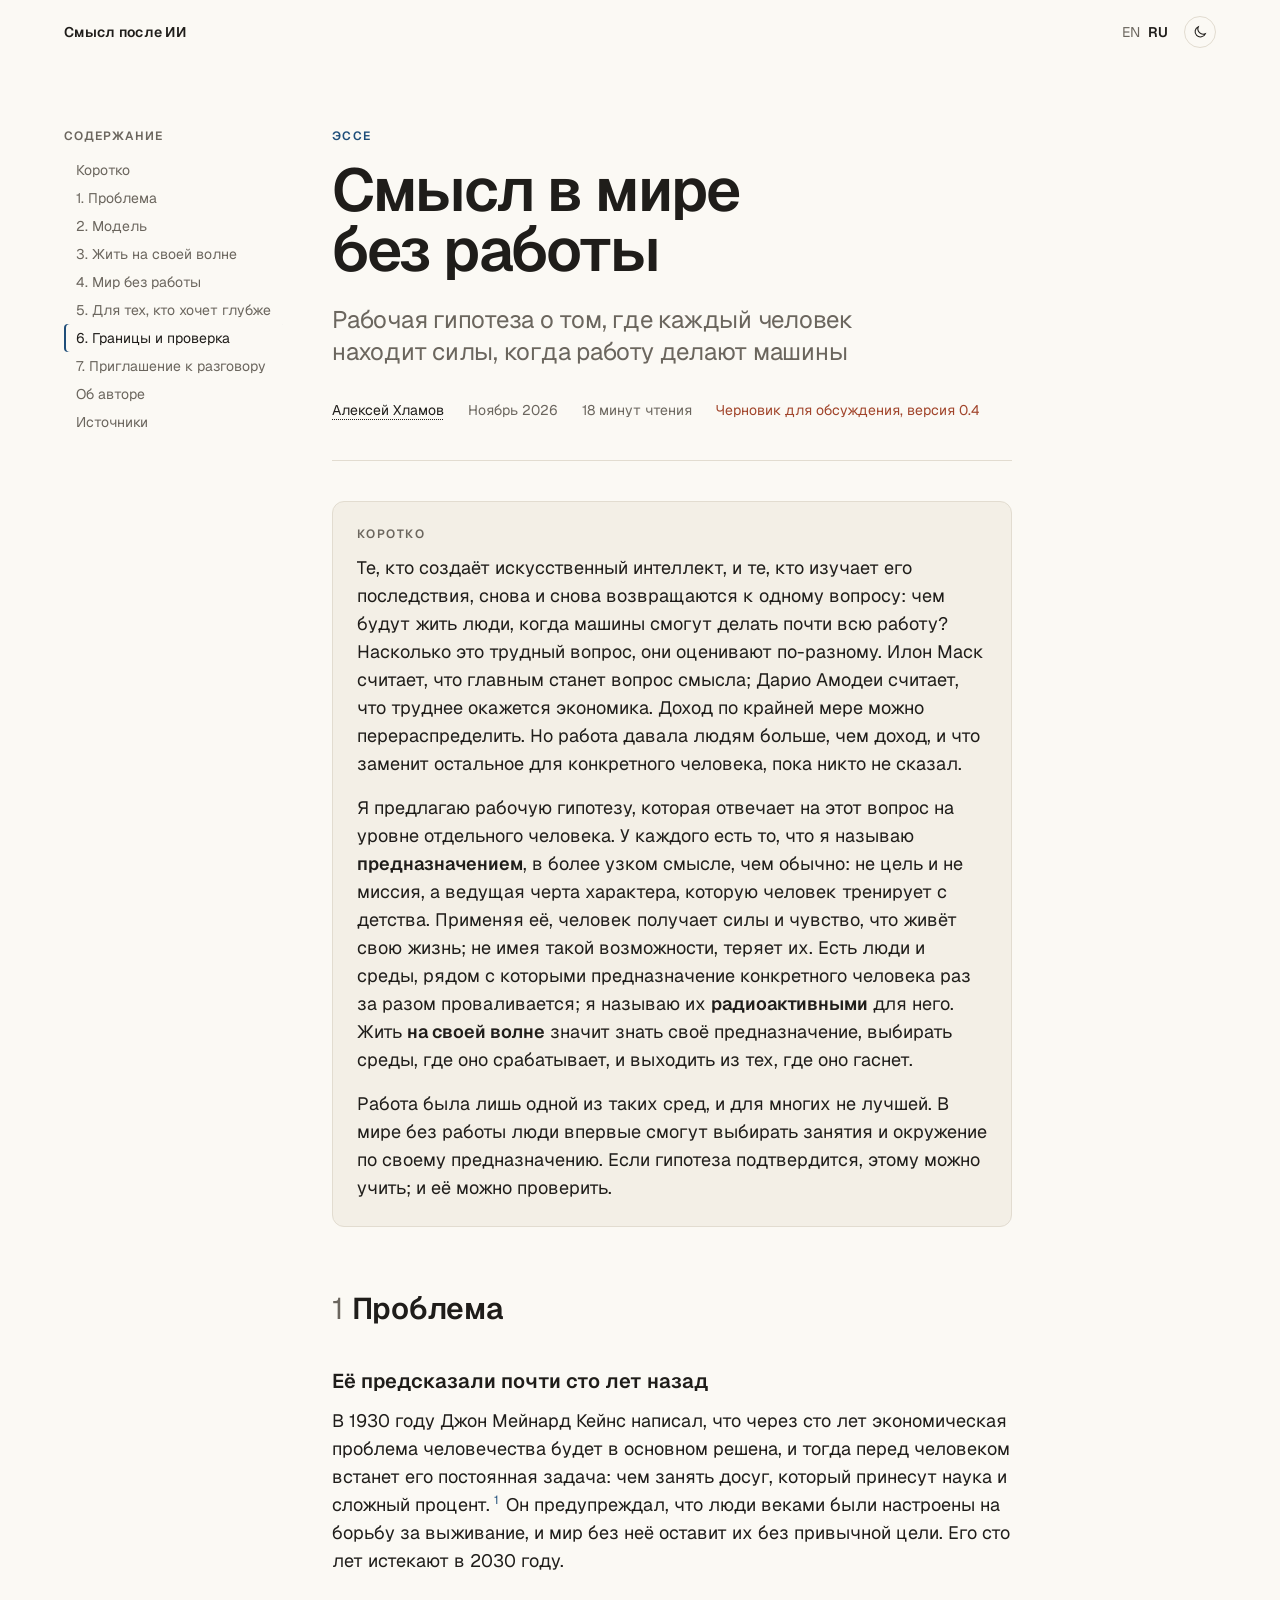
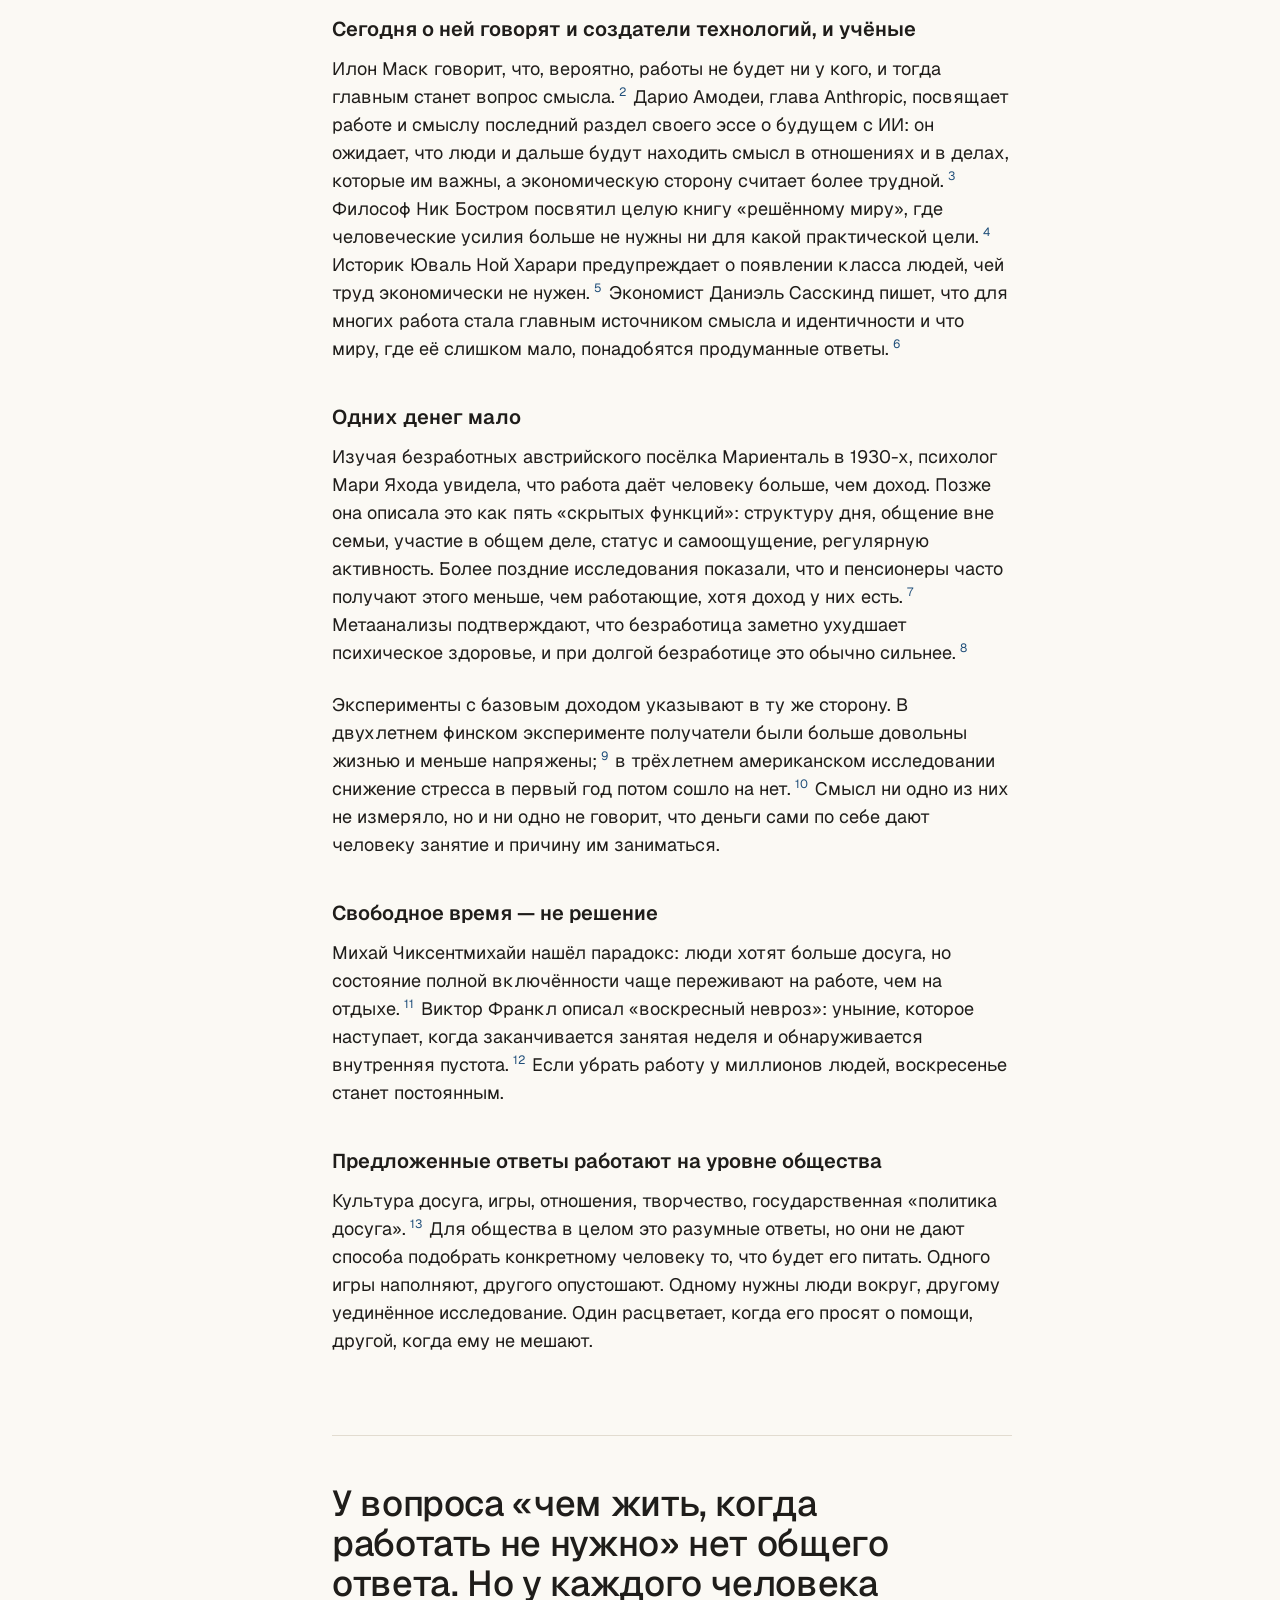
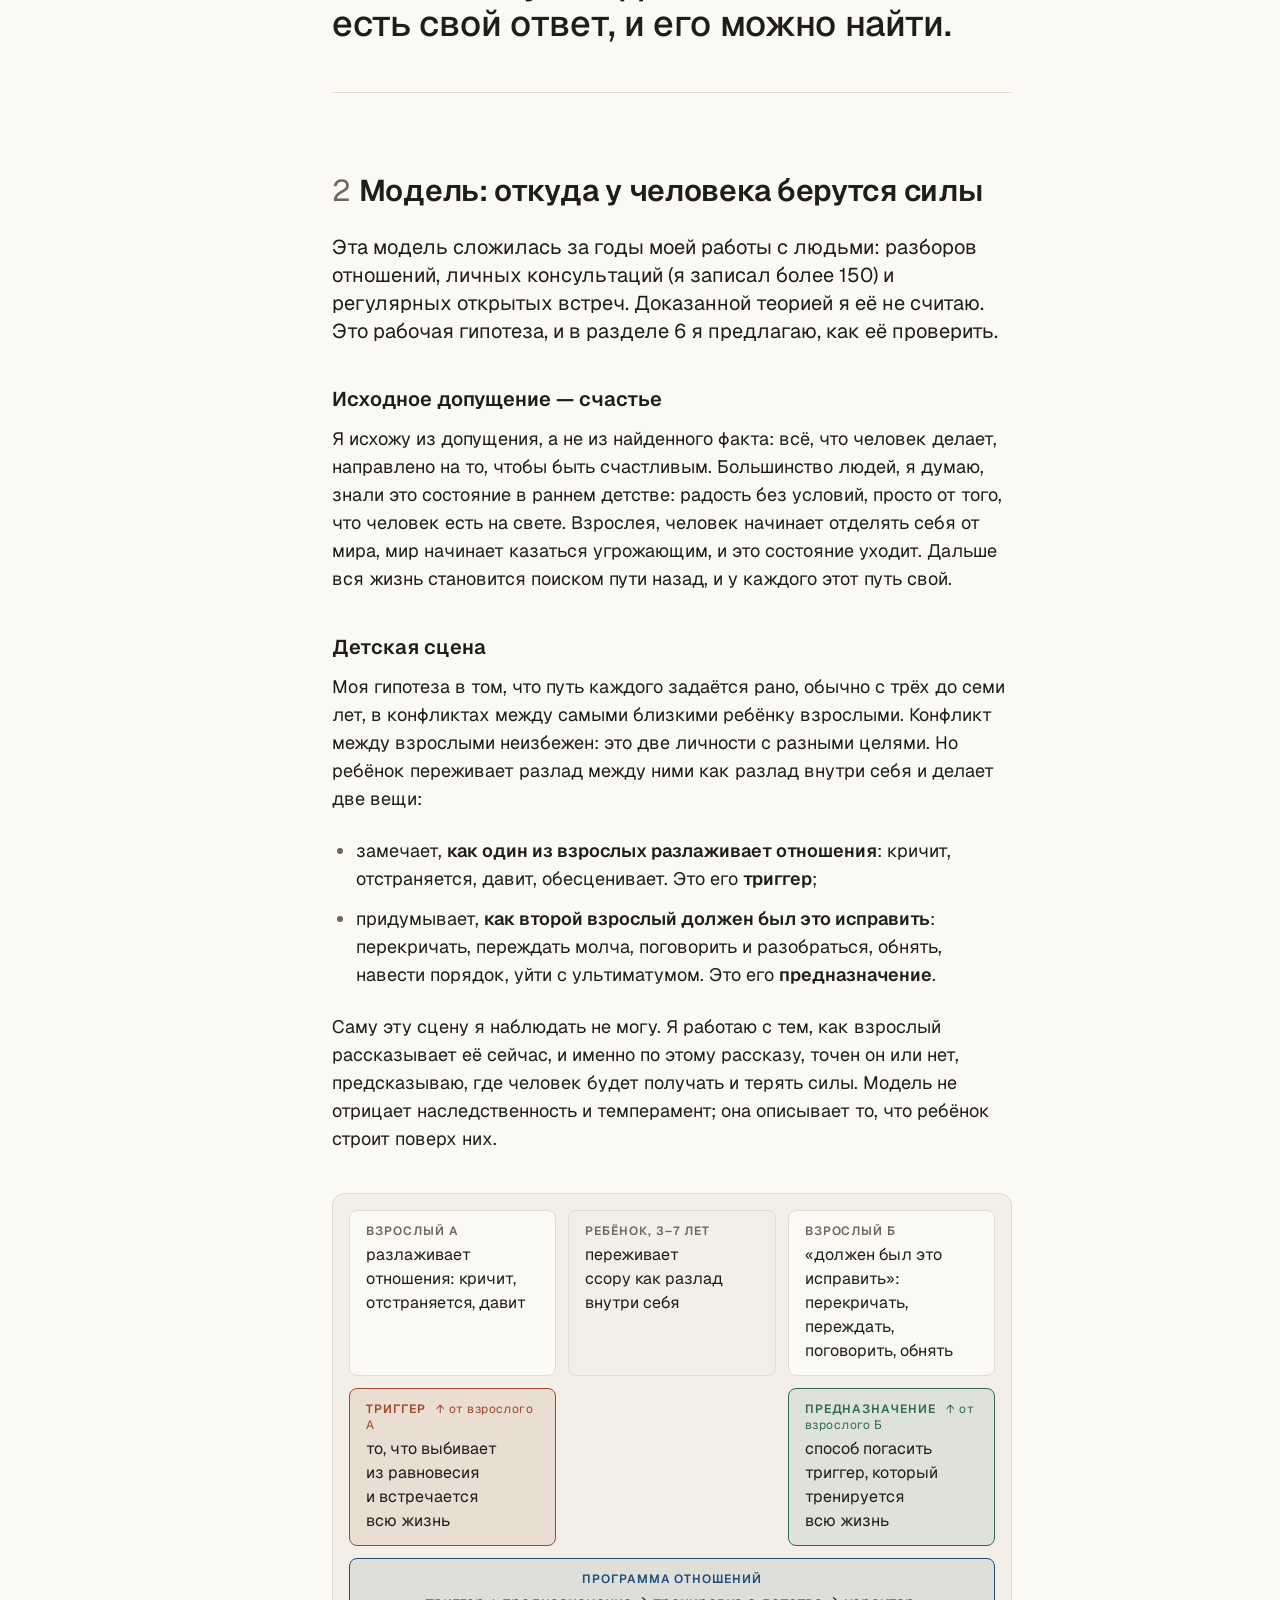
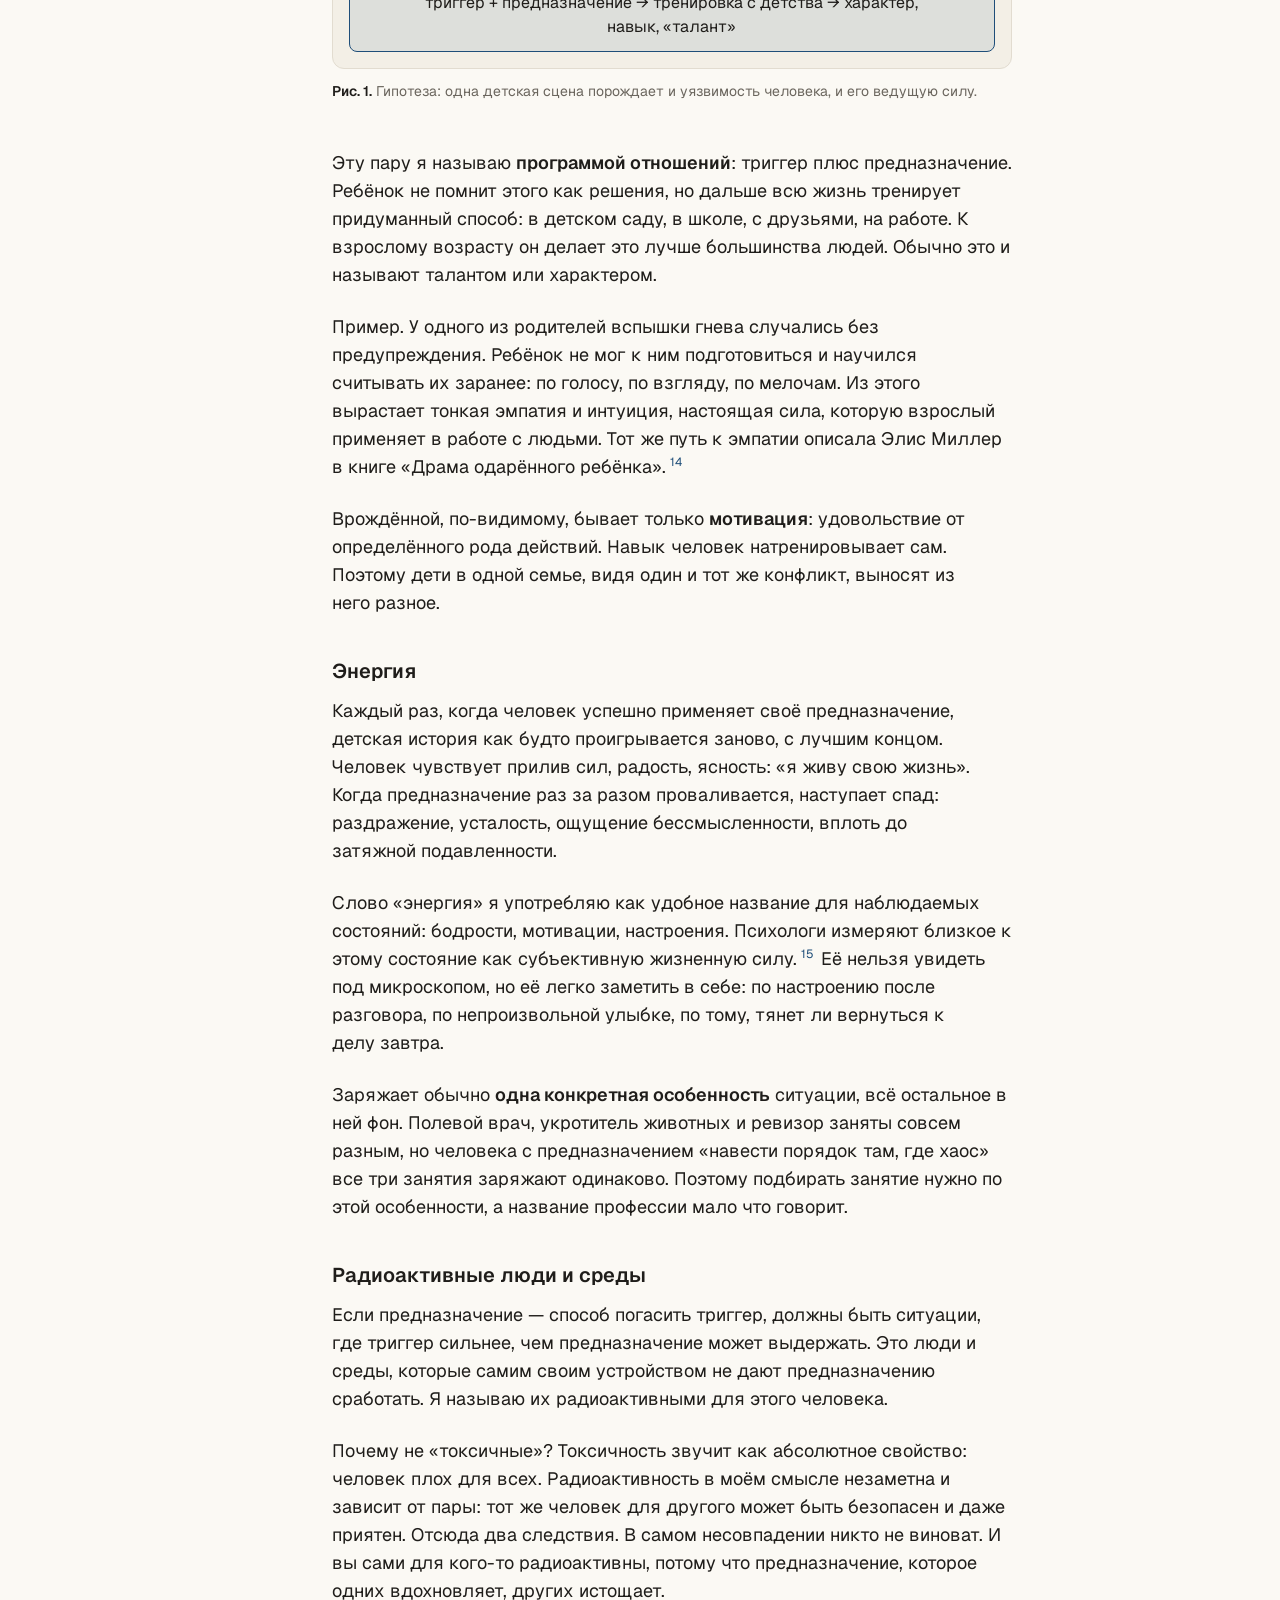
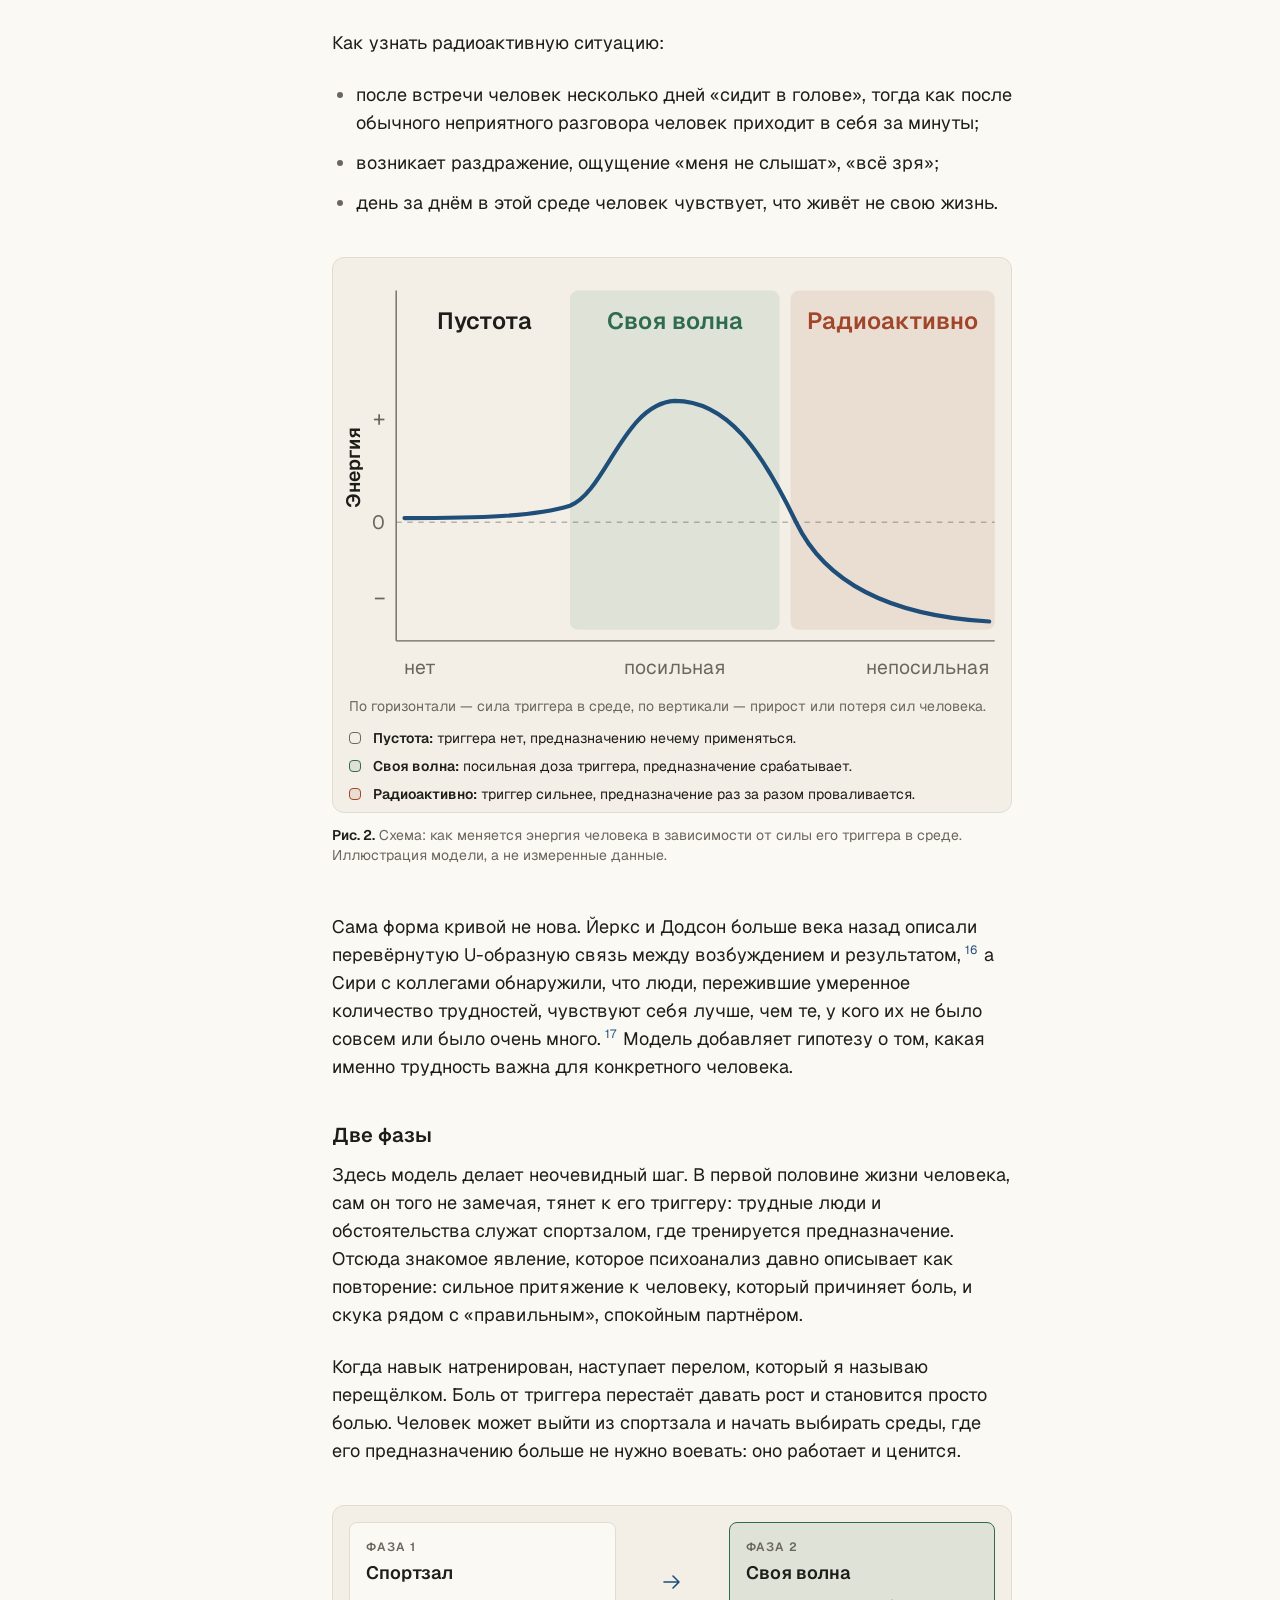
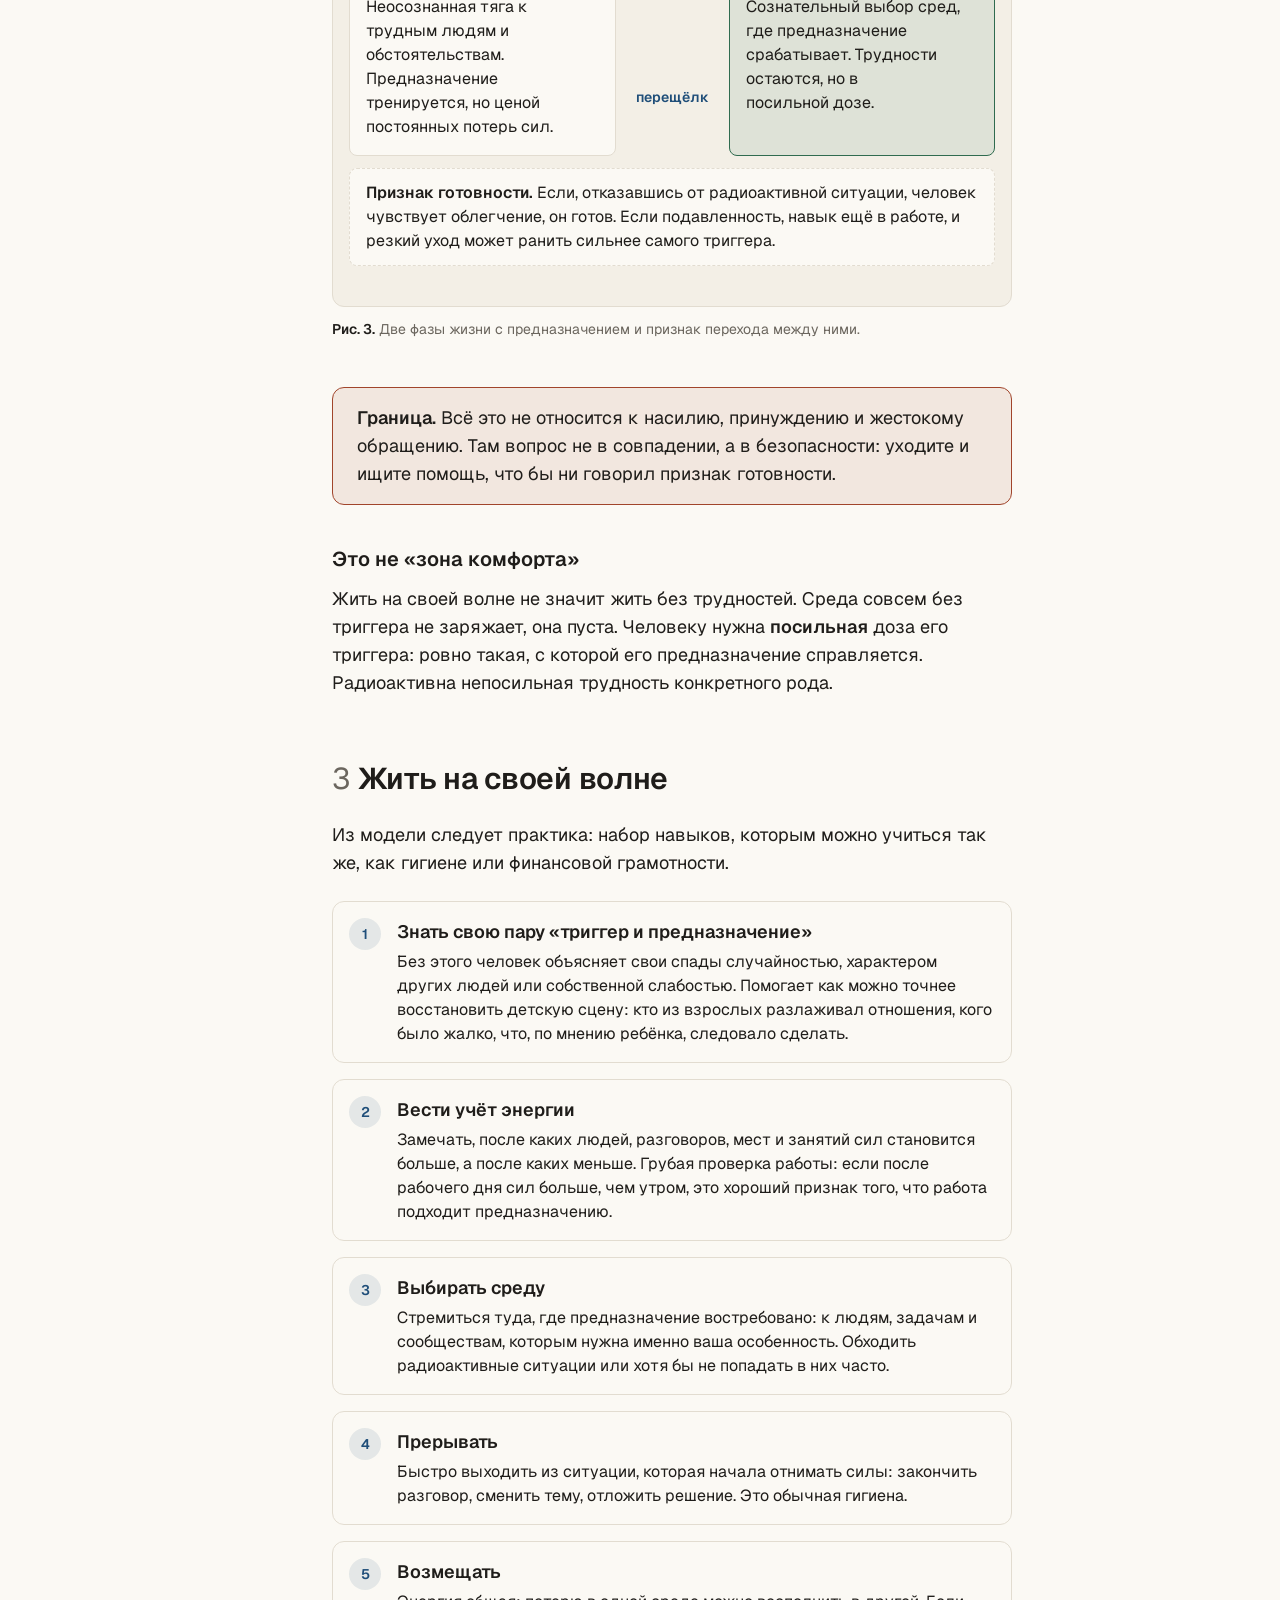
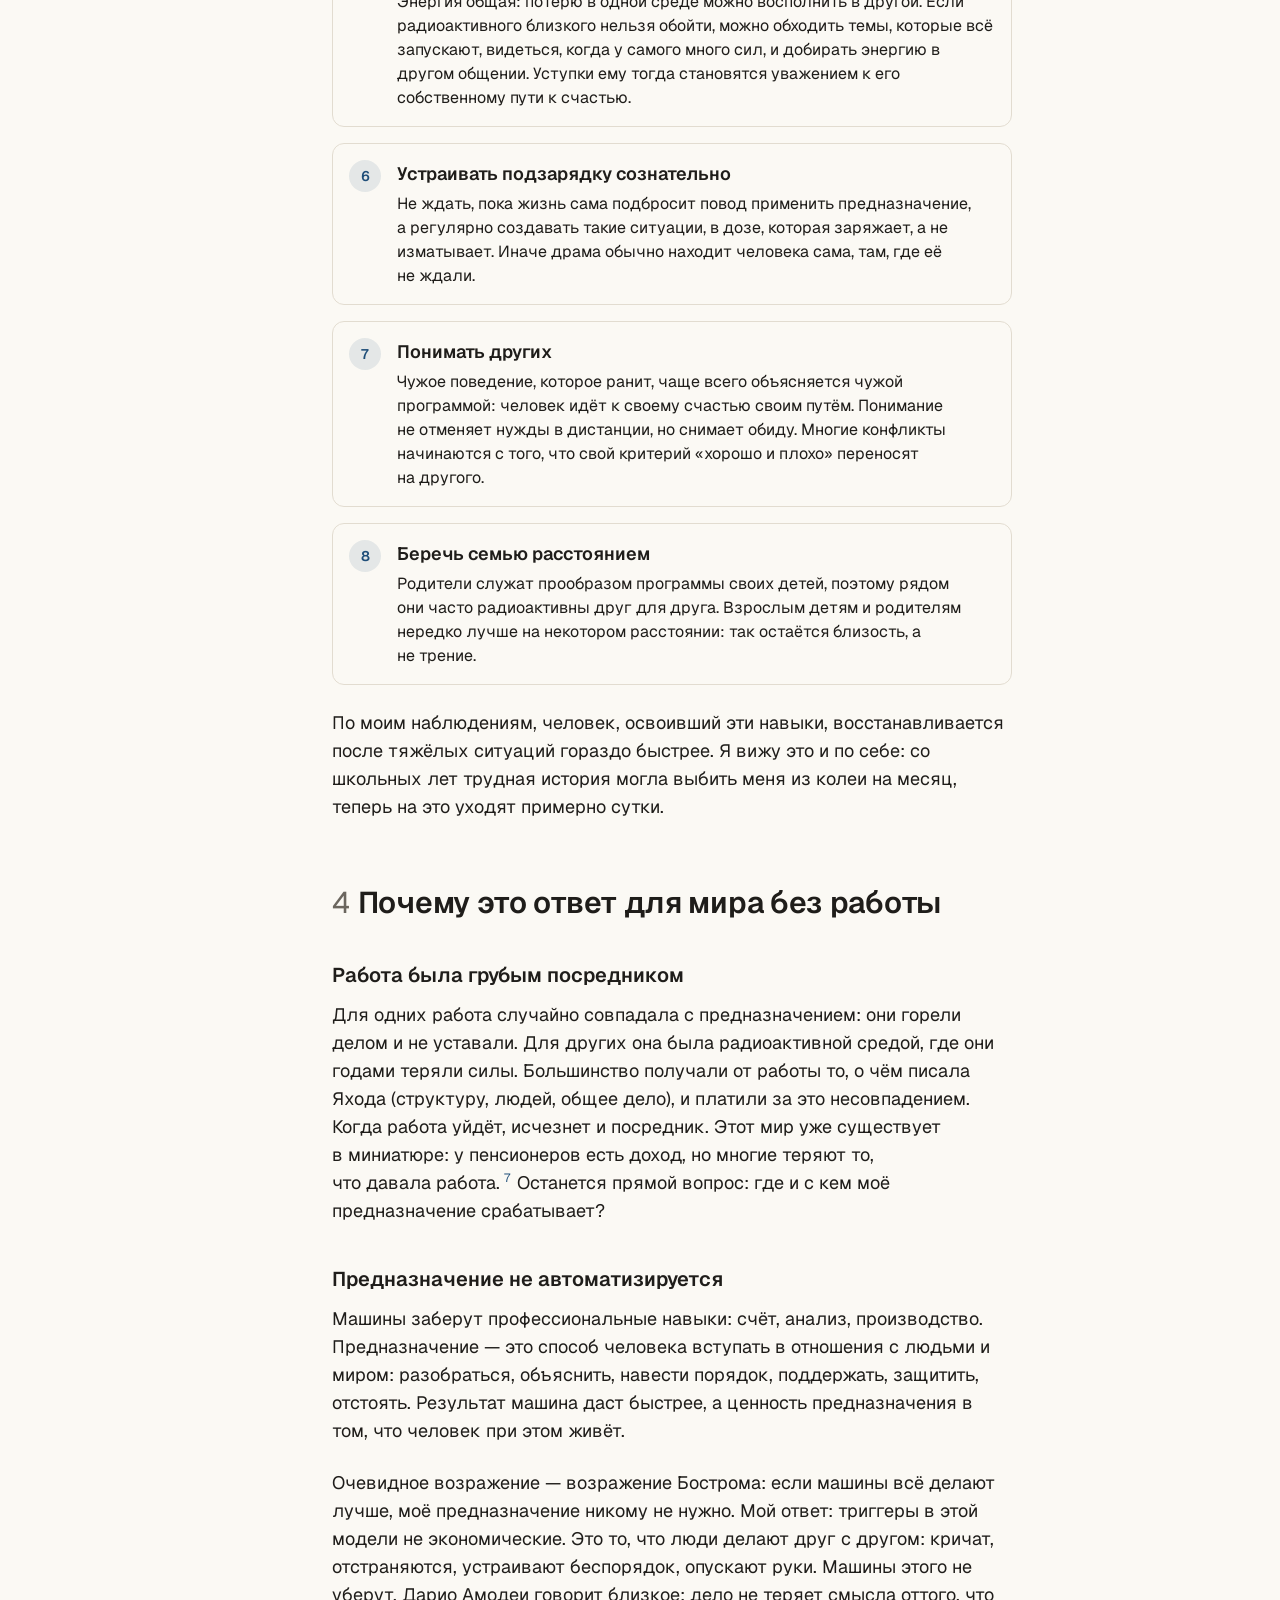
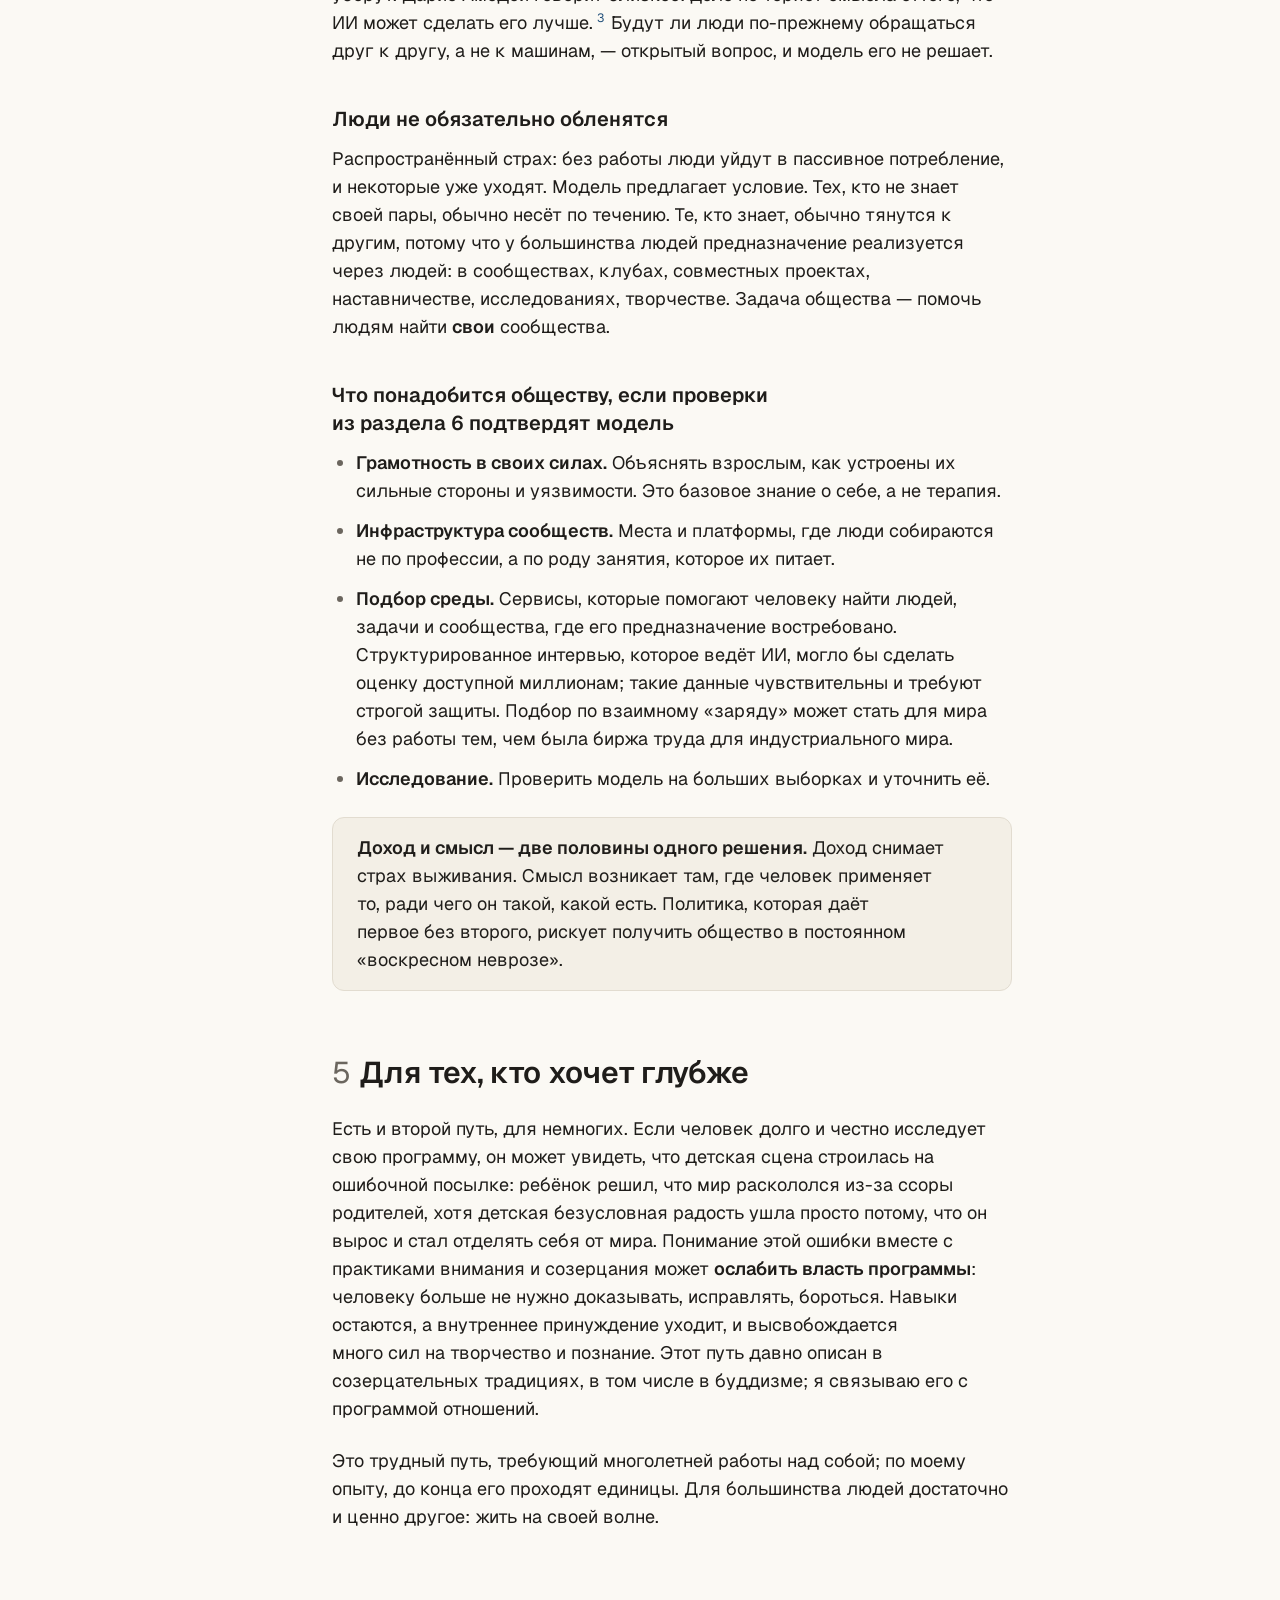
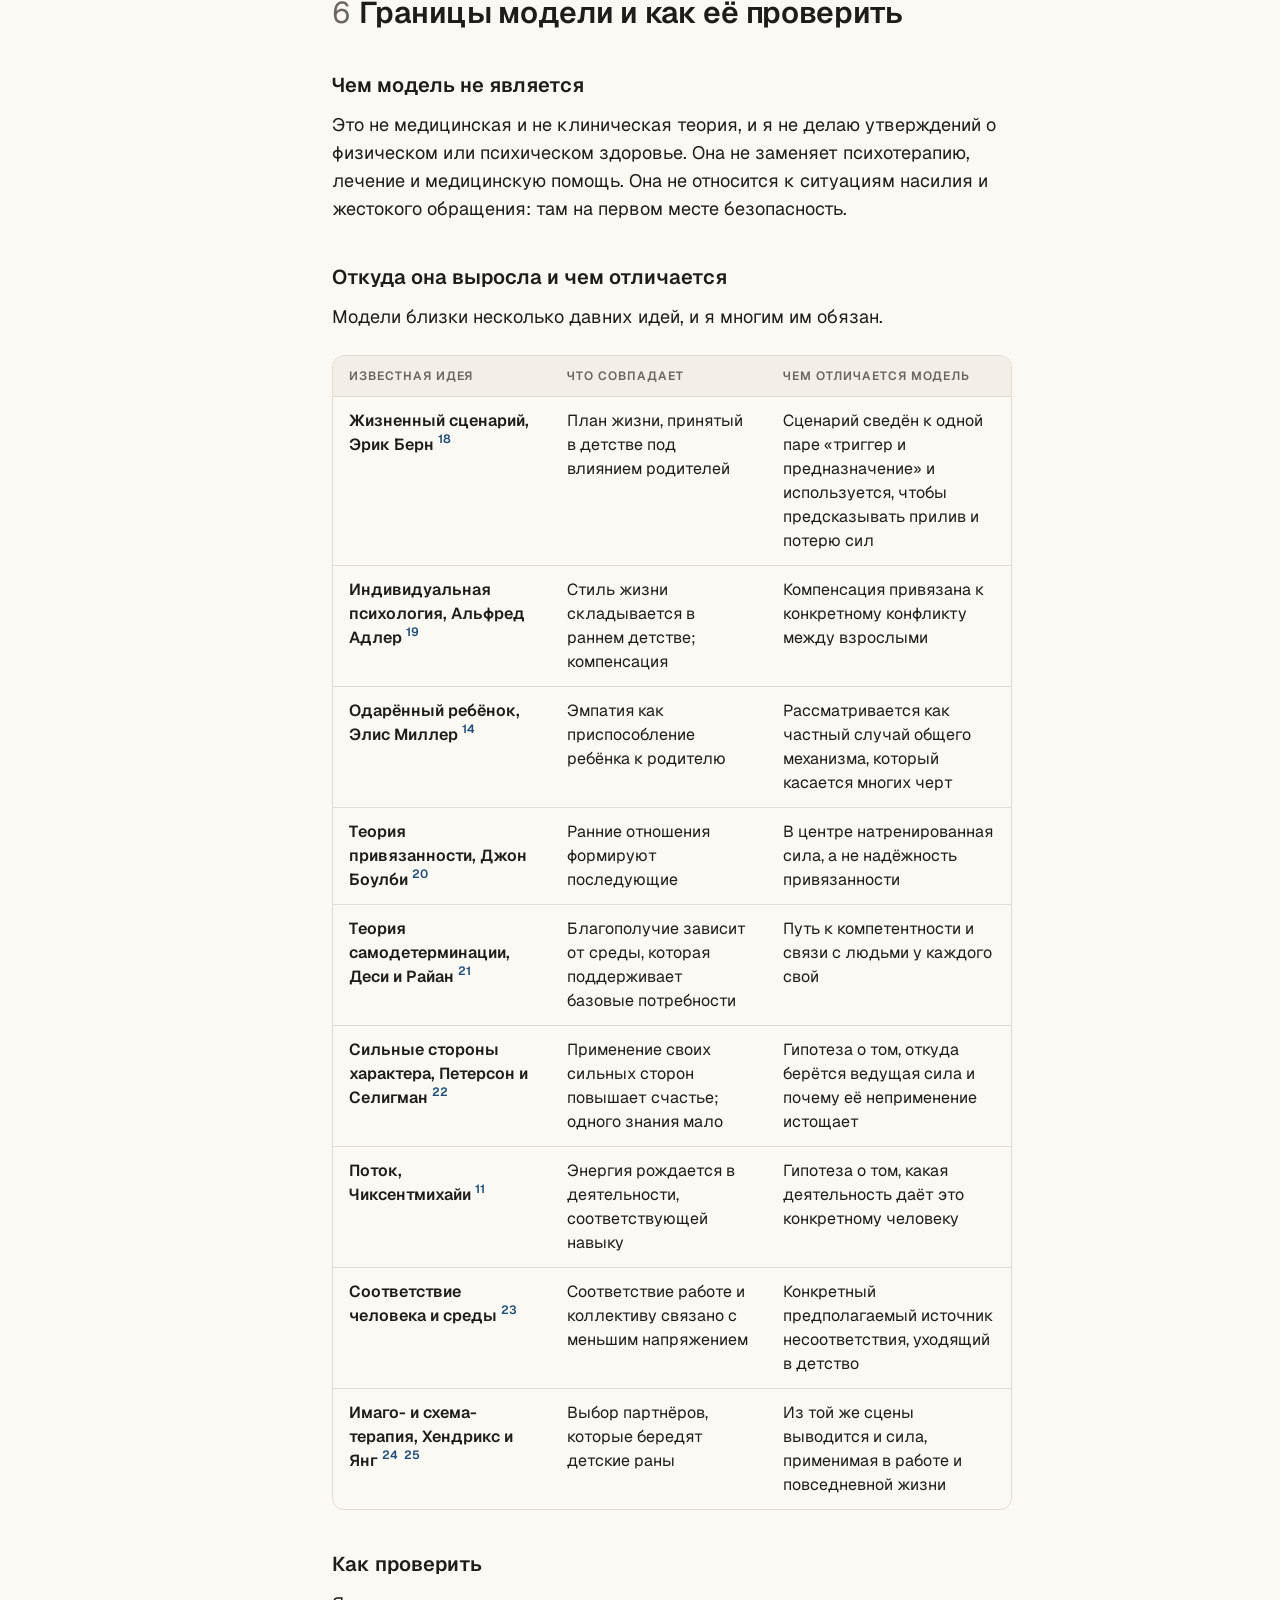
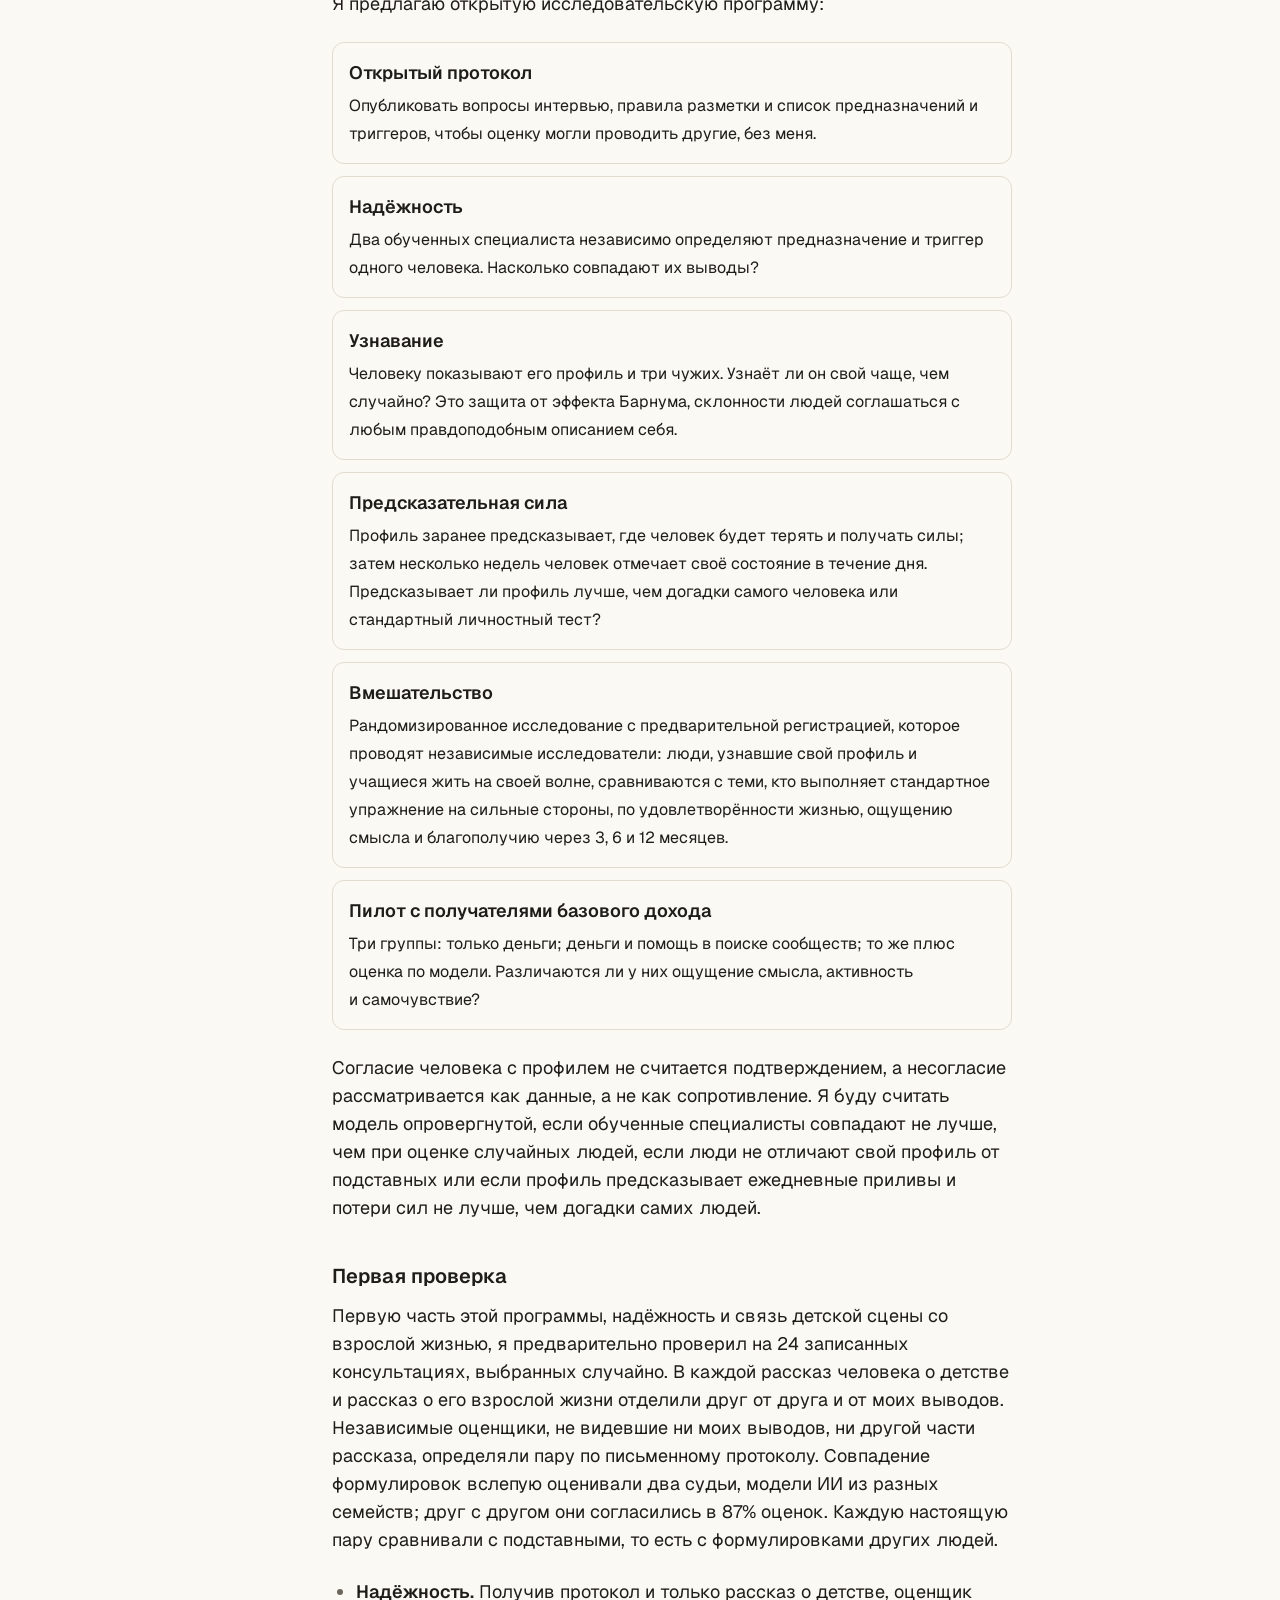
<file: ru/index.html>
<!doctype html>
<html lang="ru">
<head>
<meta charset="utf-8">
<meta name="viewport" content="width=device-width, initial-scale=1">
<title>Смысл в мире без работы — эссе Алексея Хламова</title>
<meta name="description" content="Эссе о смысле в мире, где работу делают машины: рабочая гипотеза о предназначении, энергии и выборе среды.">
<meta name="robots" content="noindex">
<meta name="author" content="Алексей Хламов">
<link rel="canonical" href="https://meaningafterai.space/ru/">
<link rel="alternate" hreflang="en" href="https://meaningafterai.space/">
<link rel="alternate" hreflang="ru" href="https://meaningafterai.space/ru/">
<link rel="alternate" hreflang="x-default" href="https://meaningafterai.space/">
<meta property="og:type" content="article">
<meta property="og:url" content="https://meaningafterai.space/ru/">
<meta property="og:locale:alternate" content="en_US">
<meta property="og:site_name" content="Смысл после ИИ">
<meta property="og:title" content="Смысл в мире без работы">
<meta property="og:description" content="Рабочая гипотеза о том, где каждый человек находит силы, когда работу делают машины.">
<meta property="og:locale" content="ru_RU">
<meta name="twitter:card" content="summary_large_image">
<meta name="color-scheme" content="light dark">
<link rel="icon" href="data:image/svg+xml,%3Csvg xmlns='http://www.w3.org/2000/svg' viewBox='0 0 32 32'%3E%3Crect width='32' height='32' rx='6' fill='%231F1D1A'/%3E%3Cpath d='M5 19c3.5 0 3.5-6 7-6s3.5 6 7 6 3.5-6 7-6' fill='none' stroke='%23F3EEE4' stroke-width='2.4' stroke-linecap='round'/%3E%3C/svg%3E">
<link rel="preconnect" href="https://fonts.googleapis.com">
<link rel="preconnect" href="https://fonts.gstatic.com" crossorigin>
<link href="https://fonts.googleapis.com/css2?family=Geist:wght@400;500;600&display=swap" rel="stylesheet">
<link rel="stylesheet" href="/assets/style.css?v=4">
<script>
  (function () {
    document.documentElement.classList.add('js');
    try {
      var t = localStorage.getItem('theme');
      if (t === 'dark' || t === 'light') document.documentElement.setAttribute('data-theme', t);
    } catch (e) {}
  })();
</script>
</head>
<body class="no-js">
<a class="skip" href="#text">Перейти к тексту</a>
<div class="progress" aria-hidden="true"><span id="progress"></span></div>

<header class="topbar">
  <a class="brand" href="#top">Смысл после ИИ</a>
  <div class="tools">
    <nav class="lang" aria-label="Язык">
      <a href="/" hreflang="en" lang="en">EN</a>
      <span aria-current="true">RU</span>
    </nav>
    <button class="theme-toggle" id="themeToggle" type="button" aria-label="Переключить светлую и тёмную тему">
      <svg viewBox="0 0 24 24" fill="none" stroke="currentColor" stroke-width="1.6" stroke-linecap="round" aria-hidden="true"><path d="M20 14.5A8 8 0 0 1 9.5 4a8 8 0 1 0 10.5 10.5Z"/></svg>
    </button>
  </div>
</header>

<div class="layout" id="top">
  <aside class="toc-side" aria-label="Содержание">
    <nav class="toc">
      <p class="toc-title">Содержание</p>
      <ol>
        <li><a href="#summary">Коротко</a></li>
        <li><a href="#problem">1. Проблема</a></li>
        <li><a href="#model">2. Модель</a></li>
        <li><a href="#practice">3. Жить на своей волне</a></li>
        <li><a href="#postwork">4. Мир без работы</a></li>
        <li><a href="#deeper">5. Для тех, кто хочет глубже</a></li>
        <li><a href="#limits">6. Границы и проверка</a></li>
        <li><a href="#call">7. Приглашение к разговору</a></li>
        <li><a href="#about">Об авторе</a></li>
        <li><a href="#refs">Источники</a></li>
      </ol>
    </nav>
  </aside>

  <main id="text">
    <article>
      <header class="title-block">
        <p class="kicker">Эссе</p>
        <h1>Смысл в мире без работы</h1>
        <p class="subtitle">Рабочая гипотеза о том, где каждый человек находит силы, когда работу делают машины</p>
        <div class="meta">
          <a href="#about">Алексей Хламов</a>
          <span>Ноябрь 2026</span>
          <span>18 минут чтения</span>
          <span class="draft">Черновик для обсуждения, версия 0.4</span>
        </div>
      </header>

      <details class="toc-inline">
        <summary>Содержание</summary>
        <nav class="toc" aria-label="Содержание">
          <ol>
            <li><a href="#summary">Коротко</a></li>
            <li><a href="#problem">1. Проблема</a></li>
            <li><a href="#model">2. Модель</a></li>
            <li><a href="#practice">3. Жить на своей волне</a></li>
            <li><a href="#postwork">4. Мир без работы</a></li>
            <li><a href="#deeper">5. Для тех, кто хочет глубже</a></li>
            <li><a href="#limits">6. Границы и проверка</a></li>
            <li><a href="#call">7. Приглашение к разговору</a></li>
            <li><a href="#about">Об авторе</a></li>
            <li><a href="#refs">Источники</a></li>
          </ol>
        </nav>
      </details>

      <section id="summary" class="abstract" aria-labelledby="summary-h">
        <h2 id="summary-h">Коротко</h2>
        <p>Те, кто создаёт искусственный интеллект, и те, кто изучает его последствия, снова и снова возвращаются к одному вопросу: чем будут жить люди, когда машины смогут делать почти всю работу? Насколько это трудный вопрос, они оценивают по-разному. Илон Маск считает, что главным станет вопрос смысла; Дарио Амодеи считает, что труднее окажется экономика. Доход по крайней мере можно перераспределить. Но работа давала людям больше, чем доход, и что заменит остальное для конкретного человека, пока никто не сказал.</p>
        <p>Я предлагаю рабочую гипотезу, которая отвечает на этот вопрос на уровне отдельного человека. У каждого есть то, что я называю <span class="term">предназначением</span>, в более узком смысле, чем обычно: не цель и не миссия, а ведущая черта характера, которую человек тренирует с детства. Применяя её, человек получает силы и чувство, что живёт свою жизнь; не имея такой возможности, теряет их. Есть люди и среды, рядом с которыми предназначение конкретного человека раз за разом проваливается; я называю их <span class="term">радиоактивными</span> для него. Жить <span class="term">на своей волне</span> значит знать своё предназначение, выбирать среды, где оно срабатывает, и выходить из тех, где оно гаснет.</p>
        <p>Работа была лишь одной из таких сред, и для многих не лучшей. В мире без работы люди впервые смогут выбирать занятия и окружение по своему предназначению. Если гипотеза подтвердится, этому можно учить; и её можно проверить.</p>
      </section>

      <section id="problem" aria-labelledby="problem-h">
        <h2 id="problem-h"><span class="num">1</span>Проблема</h2>

        <h3>Её предсказали почти сто лет назад</h3>
        <p>В 1930 году Джон Мейнард Кейнс написал, что через сто лет экономическая проблема человечества будет в основном решена, и тогда перед человеком встанет его постоянная задача: чем занять досуг, который принесут наука и сложный процент.<sup class="ref"><a href="#ref-1" id="cite-1">1</a></sup> Он предупреждал, что люди веками были настроены на борьбу за выживание, и мир без неё оставит их без привычной цели. Его сто лет истекают в 2030 году.</p>

        <h3>Сегодня о ней говорят и создатели технологий, и учёные</h3>
        <p>Илон Маск говорит, что, вероятно, работы не будет ни у кого, и тогда главным станет вопрос смысла.<sup class="ref"><a href="#ref-2" id="cite-2">2</a></sup> Дарио Амодеи, глава Anthropic, посвящает работе и смыслу последний раздел своего эссе о будущем с ИИ: он ожидает, что люди и дальше будут находить смысл в отношениях и в делах, которые им важны, а экономическую сторону считает более трудной.<sup class="ref"><a href="#ref-3" id="cite-3">3</a></sup> Философ Ник Бостром посвятил целую книгу «решённому миру», где человеческие усилия больше не нужны ни для какой практической цели.<sup class="ref"><a href="#ref-4" id="cite-4">4</a></sup> Историк Юваль Ной Харари предупреждает о появлении класса людей, чей труд экономически не нужен.<sup class="ref"><a href="#ref-5" id="cite-5">5</a></sup> Экономист Даниэль Сасскинд пишет, что для многих работа стала главным источником смысла и идентичности и что миру, где её слишком мало, понадобятся продуманные ответы.<sup class="ref"><a href="#ref-6" id="cite-6">6</a></sup></p>

        <h3>Одних денег мало</h3>
        <p>Изучая безработных австрийского посёлка Мариенталь в 1930-х, психолог Мари Яхода увидела, что работа даёт человеку больше, чем доход. Позже она описала это как пять «скрытых функций»: структуру дня, общение вне семьи, участие в общем деле, статус и самоощущение, регулярную активность. Более поздние исследования показали, что и пенсионеры часто получают этого меньше, чем работающие, хотя доход у них есть.<sup class="ref"><a href="#ref-7" id="cite-7">7</a></sup> Метаанализы подтверждают, что безработица заметно ухудшает психическое здоровье, и при долгой безработице это обычно сильнее.<sup class="ref"><a href="#ref-8" id="cite-8">8</a></sup></p>
        <p>Эксперименты с базовым доходом указывают в ту же сторону. В двухлетнем финском эксперименте получатели были больше довольны жизнью и меньше напряжены;<sup class="ref"><a href="#ref-9" id="cite-9">9</a></sup> в трёхлетнем американском исследовании снижение стресса в первый год потом сошло на нет.<sup class="ref"><a href="#ref-10" id="cite-10">10</a></sup> Смысл ни одно из них не измеряло, но и ни одно не говорит, что деньги сами по себе дают человеку занятие и причину им заниматься.</p>

        <h3>Свободное время — не решение</h3>
        <p>Михай Чиксентмихайи нашёл парадокс: люди хотят больше досуга, но состояние полной включённости чаще переживают на работе, чем на отдыхе.<sup class="ref"><a href="#ref-11" id="cite-11">11</a></sup> Виктор Франкл описал «воскресный невроз»: уныние, которое наступает, когда заканчивается занятая неделя и обнаруживается внутренняя пустота.<sup class="ref"><a href="#ref-12" id="cite-12">12</a></sup> Если убрать работу у миллионов людей, воскресенье станет постоянным.</p>

        <h3>Предложенные ответы работают на уровне общества</h3>
        <p>Культура досуга, игры, отношения, творчество, государственная «политика досуга».<sup class="ref"><a href="#ref-13" id="cite-13">13</a></sup> Для общества в целом это разумные ответы, но они не дают способа подобрать конкретному человеку то, что будет его питать. Одного игры наполняют, другого опустошают. Одному нужны люди вокруг, другому уединённое исследование. Один расцветает, когда его просят о помощи, другой, когда ему не мешают.</p>
      </section>

      <div class="statement-wrap reveal">
        <p class="statement" data-words>У вопроса «чем жить, когда работать не нужно» нет общего ответа. Но у каждого человека есть свой ответ, и его можно найти.</p>
      </div>

      <section id="model" aria-labelledby="model-h">
        <h2 id="model-h"><span class="num">2</span>Модель: откуда у человека берутся силы</h2>
        <p class="lead">Эта модель сложилась за годы моей работы с людьми: разборов отношений, личных консультаций (я записал более 150) и регулярных открытых встреч. Доказанной теорией я её не считаю. Это рабочая гипотеза, и в разделе 6 я предлагаю, как её проверить.</p>

        <h3>Исходное допущение — счастье</h3>
        <p>Я исхожу из допущения, а не из найденного факта: всё, что человек делает, направлено на то, чтобы быть счастливым. Большинство людей, я думаю, знали это состояние в раннем детстве: радость без условий, просто от того, что человек есть на свете. Взрослея, человек начинает отделять себя от мира, мир начинает казаться угрожающим, и это состояние уходит. Дальше вся жизнь становится поиском пути назад, и у каждого этот путь свой.</p>

        <h3>Детская сцена</h3>
        <p>Моя гипотеза в том, что путь каждого задаётся рано, обычно с трёх до семи лет, в конфликтах между самыми близкими ребёнку взрослыми. Конфликт между взрослыми неизбежен: это две личности с разными целями. Но ребёнок переживает разлад между ними как разлад внутри себя и делает две вещи:</p>
        <ul>
          <li>замечает, <strong>как один из взрослых разлаживает отношения</strong>: кричит, отстраняется, давит, обесценивает. Это его <span class="term">триггер</span>;</li>
          <li>придумывает, <strong>как второй взрослый должен был это исправить</strong>: перекричать, переждать молча, поговорить и разобраться, обнять, навести порядок, уйти с ультиматумом. Это его <span class="term">предназначение</span>.</li>
        </ul>
        <p>Саму эту сцену я наблюдать не могу. Я работаю с тем, как взрослый рассказывает её сейчас, и именно по этому рассказу, точен он или нет, предсказываю, где человек будет получать и терять силы. Модель не отрицает наследственность и темперамент; она описывает то, что ребёнок строит поверх них.</p>

        <figure class="reveal">
          <div class="scheme-box">
            <div class="scheme">
              <div class="node n-a"><span class="label">Взрослый А</span><p>разлаживает отношения: кричит, отстраняется, давит</p></div>
              <div class="node n-c"><span class="label">Ребёнок, 3–7 лет</span><p>переживает ссору как разлад внутри себя</p></div>
              <div class="node n-b"><span class="label">Взрослый Б</span><p>«должен был это исправить»: перекричать, переждать, поговорить, обнять</p></div>
              <div class="node n-t"><span class="label">Триггер <span class="from">↑ от взрослого А</span></span><p>то, что выбивает из равновесия и встречается всю жизнь</p></div>
              <div class="node n-p"><span class="label">Предназначение <span class="from">↑ от взрослого Б</span></span><p>способ погасить триггер, который тренируется всю жизнь</p></div>
              <div class="node n-g"><span class="label">Программа отношений</span><p>триггер + предназначение → тренировка с детства → характер, навык, «талант»</p></div>
            </div>
          </div>
          <figcaption><b>Рис. 1.</b> Гипотеза: одна детская сцена порождает и уязвимость человека, и его ведущую силу.</figcaption>
        </figure>

        <p>Эту пару я называю <span class="term">программой отношений</span>: триггер плюс предназначение. Ребёнок не помнит этого как решения, но дальше всю жизнь тренирует придуманный способ: в детском саду, в школе, с друзьями, на работе. К взрослому возрасту он делает это лучше большинства людей. Обычно это и называют талантом или характером.</p>
        <p>Пример. У одного из родителей вспышки гнева случались без предупреждения. Ребёнок не мог к ним подготовиться и научился считывать их заранее: по голосу, по взгляду, по мелочам. Из этого вырастает тонкая эмпатия и интуиция, настоящая сила, которую взрослый применяет в работе с людьми. Тот же путь к эмпатии описала Элис Миллер в книге «Драма одарённого ребёнка».<sup class="ref"><a href="#ref-14" id="cite-14">14</a></sup></p>
        <p>Врождённой, по-видимому, бывает только <strong>мотивация</strong>: удовольствие от определённого рода действий. Навык человек натренировывает сам. Поэтому дети в одной семье, видя один и тот же конфликт, выносят из него разное.</p>

        <h3>Энергия</h3>
        <p>Каждый раз, когда человек успешно применяет своё предназначение, детская история как будто проигрывается заново, с лучшим концом. Человек чувствует прилив сил, радость, ясность: «я живу свою жизнь». Когда предназначение раз за разом проваливается, наступает спад: раздражение, усталость, ощущение бессмысленности, вплоть до затяжной подавленности.</p>
        <p>Слово «энергия» я употребляю как удобное название для наблюдаемых состояний: бодрости, мотивации, настроения. Психологи измеряют близкое к этому состояние как субъективную жизненную силу.<sup class="ref"><a href="#ref-15" id="cite-15">15</a></sup> Её нельзя увидеть под микроскопом, но её легко заметить в себе: по настроению после разговора, по непроизвольной улыбке, по тому, тянет ли вернуться к делу завтра.</p>
        <p>Заряжает обычно <strong>одна конкретная особенность</strong> ситуации, всё остальное в ней фон. Полевой врач, укротитель животных и ревизор заняты совсем разным, но человека с предназначением «навести порядок там, где хаос» все три занятия заряжают одинаково. Поэтому подбирать занятие нужно по этой особенности, а название профессии мало что говорит.</p>

        <h3>Радиоактивные люди и среды</h3>
        <p>Если предназначение — способ погасить триггер, должны быть ситуации, где триггер сильнее, чем предназначение может выдержать. Это люди и среды, которые самим своим устройством не дают предназначению сработать. Я называю их радиоактивными для этого человека.</p>
        <p>Почему не «токсичные»? Токсичность звучит как абсолютное свойство: человек плох для всех. Радиоактивность в моём смысле незаметна и зависит от пары: тот же человек для другого может быть безопасен и даже приятен. Отсюда два следствия. В самом несовпадении никто не виноват. И вы сами для кого-то радиоактивны, потому что предназначение, которое одних вдохновляет, других истощает.</p>
        <p>Как узнать радиоактивную ситуацию:</p>
        <ul>
          <li>после встречи человек несколько дней «сидит в голове», тогда как после обычного неприятного разговора человек приходит в себя за минуты;</li>
          <li>возникает раздражение, ощущение «меня не слышат», «всё зря»;</li>
          <li>день за днём в этой среде человек чувствует, что живёт не свою жизнь.</li>
        </ul>

        <figure class="reveal">
          <div class="chart">
            <svg viewBox="0 0 480 300" role="img" aria-labelledby="fig2-title fig2-desc">
              <title id="fig2-title">Энергия человека в зависимости от силы его триггера в среде</title>
              <desc id="fig2-desc">Без триггера энергия остаётся около нуля, при посильной дозе триггера она максимальна, при непосильной уходит в минус.</desc>
              <rect class="z-ok" x="166" y="12" width="152" height="246" rx="6"></rect>
              <rect class="z-warn" x="326" y="12" width="148" height="246" rx="6"></rect>
              <text class="t-strong" x="104" y="40" font-size="17" text-anchor="middle">Пустота</text>
              <text class="t-ok" x="242" y="40" font-size="17" text-anchor="middle">Своя волна</text>
              <text class="t-warn" x="400" y="40" font-size="17" text-anchor="middle">Радиоактивно</text>
              <line class="zero" x1="40" y1="180" x2="474" y2="180"></line>
              <line class="axis" x1="40" y1="12" x2="40" y2="266"></line>
              <line class="axis" x1="40" y1="266" x2="474" y2="266"></line>
              <text x="32" y="110" font-size="16" text-anchor="end">+</text>
              <text x="32" y="240" font-size="16" text-anchor="end">−</text>
              <text x="32" y="185" font-size="14" text-anchor="end">0</text>
              <path class="curve" d="M46 177 C 100 177, 140 176, 166 168 C 192 158, 205 94, 242 92 C 280 92, 305 128, 330 180 C 352 226, 402 248, 470 252"></path>
              <text x="46" y="290" font-size="14">нет</text>
              <text x="242" y="290" font-size="14" text-anchor="middle">посильная</text>
              <text x="470" y="290" font-size="14" text-anchor="end">непосильная</text>
              <text class="t-strong" x="14" y="140" font-size="14" text-anchor="middle" transform="rotate(-90 14 140)">Энергия</text>
            </svg>
            <p class="axis-note">По горизонтали — сила триггера в среде, по вертикали — прирост или потеря сил человека.</p>
            <ul class="legend">
              <li><span class="sw sw-empty"></span><b>Пустота:</b> триггера нет, предназначению нечему применяться.</li>
              <li><span class="sw sw-ok"></span><b>Своя волна:</b> посильная доза триггера, предназначение срабатывает.</li>
              <li><span class="sw sw-warn"></span><b>Радиоактивно:</b> триггер сильнее, предназначение раз за разом проваливается.</li>
            </ul>
          </div>
          <figcaption><b>Рис. 2.</b> Схема: как меняется энергия человека в зависимости от силы его триггера в среде. Иллюстрация модели, а не измеренные данные.</figcaption>
        </figure>

        <p>Сама форма кривой не нова. Йеркс и Додсон больше века назад описали перевёрнутую U-образную связь между возбуждением и результатом,<sup class="ref"><a href="#ref-16" id="cite-16">16</a></sup> а Сири с коллегами обнаружили, что люди, пережившие умеренное количество трудностей, чувствуют себя лучше, чем те, у кого их не было совсем или было очень много.<sup class="ref"><a href="#ref-17" id="cite-17">17</a></sup> Модель добавляет гипотезу о том, какая именно трудность важна для конкретного человека.</p>

        <h3>Две фазы</h3>
        <p>Здесь модель делает неочевидный шаг. В первой половине жизни человека, сам он того не замечая, тянет к его триггеру: трудные люди и обстоятельства служат спортзалом, где тренируется предназначение. Отсюда знакомое явление, которое психоанализ давно описывает как повторение: сильное притяжение к человеку, который причиняет боль, и скука рядом с «правильным», спокойным партнёром.</p>
        <p>Когда навык натренирован, наступает перелом, который я называю перещёлком. Боль от триггера перестаёт давать рост и становится просто болью. Человек может выйти из спортзала и начать выбирать среды, где его предназначению больше не нужно воевать: оно работает и ценится.</p>

        <figure class="reveal">
          <div class="scheme-box">
            <div class="phases">
              <div class="phase"><span class="label">Фаза 1</span><h4>Спортзал</h4><p>Неосознанная тяга к трудным людям и обстоятельствам. Предназначение тренируется, но ценой постоянных потерь сил.</p></div>
              <div class="shift" aria-hidden="true">
                <svg viewBox="0 0 24 24" fill="none" stroke="currentColor" stroke-width="1.6" stroke-linecap="round" stroke-linejoin="round"><path d="M4 12h15M13 6l6 6-6 6"/></svg>
                перещёлк
              </div>
              <div class="phase p2"><span class="label">Фаза 2</span><h4>Своя волна</h4><p>Сознательный выбор сред, где предназначение срабатывает. Трудности остаются, но в посильной дозе.</p></div>
            </div>
            <p class="criterion"><strong>Признак готовности.</strong> Если, отказавшись от радиоактивной ситуации, человек чувствует облегчение, он готов. Если подавленность, навык ещё в работе, и резкий уход может ранить сильнее самого триггера.</p>
          </div>
          <figcaption><b>Рис. 3.</b> Две фазы жизни с предназначением и признак перехода между ними.</figcaption>
        </figure>

        <div class="callout callout-warn">
          <p><strong>Граница.</strong> Всё это не относится к насилию, принуждению и жестокому обращению. Там вопрос не в совпадении, а в безопасности: уходите и ищите помощь, что бы ни говорил признак готовности.</p>
        </div>

        <h3>Это не «зона комфорта»</h3>
        <p>Жить на своей волне не значит жить без трудностей. Среда совсем без триггера не заряжает, она пуста. Человеку нужна <strong>посильная</strong> доза его триггера: ровно такая, с которой его предназначение справляется. Радиоактивна непосильная трудность конкретного рода.</p>
      </section>

      <section id="practice" aria-labelledby="practice-h">
        <h2 id="practice-h"><span class="num">3</span>Жить на своей волне</h2>
        <p>Из модели следует практика: набор навыков, которым можно учиться так же, как гигиене или финансовой грамотности.</p>
        <ol class="principles">
          <li><h3>Знать свою пару «триггер и предназначение»</h3><p>Без этого человек объясняет свои спады случайностью, характером других людей или собственной слабостью. Помогает как можно точнее восстановить детскую сцену: кто из взрослых разлаживал отношения, кого было жалко, что, по мнению ребёнка, следовало сделать.</p></li>
          <li><h3>Вести учёт энергии</h3><p>Замечать, после каких людей, разговоров, мест и занятий сил становится больше, а после каких меньше. Грубая проверка работы: если после рабочего дня сил больше, чем утром, это хороший признак того, что работа подходит предназначению.</p></li>
          <li><h3>Выбирать среду</h3><p>Стремиться туда, где предназначение востребовано: к людям, задачам и сообществам, которым нужна именно ваша особенность. Обходить радиоактивные ситуации или хотя бы не попадать в них часто.</p></li>
          <li><h3>Прерывать</h3><p>Быстро выходить из ситуации, которая начала отнимать силы: закончить разговор, сменить тему, отложить решение. Это обычная гигиена.</p></li>
          <li><h3>Возмещать</h3><p>Энергия общая: потерю в одной среде можно восполнить в другой. Если радиоактивного близкого нельзя обойти, можно обходить темы, которые всё запускают, видеться, когда у самого много сил, и добирать энергию в другом общении. Уступки ему тогда становятся уважением к его собственному пути к счастью.</p></li>
          <li><h3>Устраивать подзарядку сознательно</h3><p>Не ждать, пока жизнь сама подбросит повод применить предназначение, а регулярно создавать такие ситуации, в дозе, которая заряжает, а не изматывает. Иначе драма обычно находит человека сама, там, где её не ждали.</p></li>
          <li><h3>Понимать других</h3><p>Чужое поведение, которое ранит, чаще всего объясняется чужой программой: человек идёт к своему счастью своим путём. Понимание не отменяет нужды в дистанции, но снимает обиду. Многие конфликты начинаются с того, что свой критерий «хорошо и плохо» переносят на другого.</p></li>
          <li><h3>Беречь семью расстоянием</h3><p>Родители служат прообразом программы своих детей, поэтому рядом они часто радиоактивны друг для друга. Взрослым детям и родителям нередко лучше на некотором расстоянии: так остаётся близость, а не трение.</p></li>
        </ol>
        <p>По моим наблюдениям, человек, освоивший эти навыки, восстанавливается после тяжёлых ситуаций гораздо быстрее. Я вижу это и по себе: со школьных лет трудная история могла выбить меня из колеи на месяц, теперь на это уходят примерно сутки.</p>
      </section>

      <section id="postwork" aria-labelledby="postwork-h">
        <h2 id="postwork-h"><span class="num">4</span>Почему это ответ для мира без работы</h2>

        <h3>Работа была грубым посредником</h3>
        <p>Для одних работа случайно совпадала с предназначением: они горели делом и не уставали. Для других она была радиоактивной средой, где они годами теряли силы. Большинство получали от работы то, о чём писала Яхода (структуру, людей, общее дело), и платили за это несовпадением. Когда работа уйдёт, исчезнет и посредник. Этот мир уже существует в миниатюре: у пенсионеров есть доход, но многие теряют то, что давала работа.<sup class="ref"><a href="#ref-7">7</a></sup> Останется прямой вопрос: где и с кем моё предназначение срабатывает?</p>

        <h3>Предназначение не автоматизируется</h3>
        <p>Машины заберут профессиональные навыки: счёт, анализ, производство. Предназначение — это способ человека вступать в отношения с людьми и миром: разобраться, объяснить, навести порядок, поддержать, защитить, отстоять. Результат машина даст быстрее, а ценность предназначения в том, что человек при этом живёт.</p>
        <p>Очевидное возражение — возражение Бострома: если машины всё делают лучше, моё предназначение никому не нужно. Мой ответ: триггеры в этой модели не экономические. Это то, что люди делают друг с другом: кричат, отстраняются, устраивают беспорядок, опускают руки. Машины этого не уберут. Дарио Амодеи говорит близкое: дело не теряет смысла оттого, что ИИ может сделать его лучше.<sup class="ref"><a href="#ref-3">3</a></sup> Будут ли люди по-прежнему обращаться друг к другу, а не к машинам, — открытый вопрос, и модель его не решает.</p>

        <h3>Люди не обязательно обленятся</h3>
        <p>Распространённый страх: без работы люди уйдут в пассивное потребление, и некоторые уже уходят. Модель предлагает условие. Тех, кто не знает своей пары, обычно несёт по течению. Те, кто знает, обычно тянутся к другим, потому что у большинства людей предназначение реализуется через людей: в сообществах, клубах, совместных проектах, наставничестве, исследованиях, творчестве. Задача общества — помочь людям найти <strong>свои</strong> сообщества.</p>

        <h3>Что понадобится обществу, если проверки из раздела 6 подтвердят модель</h3>
        <ul>
          <li><strong>Грамотность в своих силах.</strong> Объяснять взрослым, как устроены их сильные стороны и уязвимости. Это базовое знание о себе, а не терапия.</li>
          <li><strong>Инфраструктура сообществ.</strong> Места и платформы, где люди собираются не по профессии, а по роду занятия, которое их питает.</li>
          <li><strong>Подбор среды.</strong> Сервисы, которые помогают человеку найти людей, задачи и сообщества, где его предназначение востребовано. Структурированное интервью, которое ведёт ИИ, могло бы сделать оценку доступной миллионам; такие данные чувствительны и требуют строгой защиты. Подбор по взаимному «заряду» может стать для мира без работы тем, чем была биржа труда для индустриального мира.</li>
          <li><strong>Исследование.</strong> Проверить модель на больших выборках и уточнить её.</li>
        </ul>

        <div class="callout">
          <p><strong>Доход и смысл — две половины одного решения.</strong> Доход снимает страх выживания. Смысл возникает там, где человек применяет то, ради чего он такой, какой есть. Политика, которая даёт первое без второго, рискует получить общество в постоянном «воскресном неврозе».</p>
        </div>
      </section>

      <section id="deeper" aria-labelledby="deeper-h">
        <h2 id="deeper-h"><span class="num">5</span>Для тех, кто хочет глубже</h2>
        <p>Есть и второй путь, для немногих. Если человек долго и честно исследует свою программу, он может увидеть, что детская сцена строилась на ошибочной посылке: ребёнок решил, что мир раскололся из-за ссоры родителей, хотя детская безусловная радость ушла просто потому, что он вырос и стал отделять себя от мира. Понимание этой ошибки вместе с практиками внимания и созерцания может <strong>ослабить власть программы</strong>: человеку больше не нужно доказывать, исправлять, бороться. Навыки остаются, а внутреннее принуждение уходит, и высвобождается много сил на творчество и познание. Этот путь давно описан в созерцательных традициях, в том числе в буддизме; я связываю его с программой отношений.</p>
        <p>Это трудный путь, требующий многолетней работы над собой; по моему опыту, до конца его проходят единицы. Для большинства людей достаточно и ценно другое: жить на своей волне.</p>
      </section>

      <section id="limits" aria-labelledby="limits-h">
        <h2 id="limits-h"><span class="num">6</span>Границы модели и как её проверить</h2>

        <h3>Чем модель не является</h3>
        <p>Это не медицинская и не клиническая теория, и я не делаю утверждений о физическом или психическом здоровье. Она не заменяет психотерапию, лечение и медицинскую помощь. Она не относится к ситуациям насилия и жестокого обращения: там на первом месте безопасность.</p>

        <h3>Откуда она выросла и чем отличается</h3>
        <p>Модели близки несколько давних идей, и я многим им обязан.</p>
        <div class="table-wrap" tabindex="0" role="region" aria-label="Близкие идеи">
          <table>
            <thead><tr><th scope="col">Известная идея</th><th scope="col">Что совпадает</th><th scope="col">Чем отличается модель</th></tr></thead>
            <tbody>
              <tr><td data-label="Известная идея">Жизненный сценарий, Эрик Берн<sup class="ref"><a href="#ref-18" id="cite-18">18</a></sup></td><td data-label="Что совпадает">План жизни, принятый в детстве под влиянием родителей</td><td data-label="Чем отличается модель">Сценарий сведён к одной паре «триггер и предназначение» и используется, чтобы предсказывать прилив и потерю сил</td></tr>
              <tr><td data-label="Известная идея">Индивидуальная психология, Альфред Адлер<sup class="ref"><a href="#ref-19" id="cite-19">19</a></sup></td><td data-label="Что совпадает">Стиль жизни складывается в раннем детстве; компенсация</td><td data-label="Чем отличается модель">Компенсация привязана к конкретному конфликту между взрослыми</td></tr>
              <tr><td data-label="Известная идея">Одарённый ребёнок, Элис Миллер<sup class="ref"><a href="#ref-14">14</a></sup></td><td data-label="Что совпадает">Эмпатия как приспособление ребёнка к родителю</td><td data-label="Чем отличается модель">Рассматривается как частный случай общего механизма, который касается многих черт</td></tr>
              <tr><td data-label="Известная идея">Теория привязанности, Джон Боулби<sup class="ref"><a href="#ref-20" id="cite-20">20</a></sup></td><td data-label="Что совпадает">Ранние отношения формируют последующие</td><td data-label="Чем отличается модель">В центре натренированная сила, а не надёжность привязанности</td></tr>
              <tr><td data-label="Известная идея">Теория самодетерминации, Деси и Райан<sup class="ref"><a href="#ref-21" id="cite-21">21</a></sup></td><td data-label="Что совпадает">Благополучие зависит от среды, которая поддерживает базовые потребности</td><td data-label="Чем отличается модель">Путь к компетентности и связи с людьми у каждого свой</td></tr>
              <tr><td data-label="Известная идея">Сильные стороны характера, Петерсон и Селигман<sup class="ref"><a href="#ref-22" id="cite-22">22</a></sup></td><td data-label="Что совпадает">Применение своих сильных сторон повышает счастье; одного знания мало</td><td data-label="Чем отличается модель">Гипотеза о том, откуда берётся ведущая сила и почему её неприменение истощает</td></tr>
              <tr><td data-label="Известная идея">Поток, Чиксентмихайи<sup class="ref"><a href="#ref-11">11</a></sup></td><td data-label="Что совпадает">Энергия рождается в деятельности, соответствующей навыку</td><td data-label="Чем отличается модель">Гипотеза о том, какая деятельность даёт это конкретному человеку</td></tr>
              <tr><td data-label="Известная идея">Соответствие человека и среды<sup class="ref"><a href="#ref-23" id="cite-23">23</a></sup></td><td data-label="Что совпадает">Соответствие работе и коллективу связано с меньшим напряжением</td><td data-label="Чем отличается модель">Конкретный предполагаемый источник несоответствия, уходящий в детство</td></tr>
              <tr><td data-label="Известная идея">Имаго- и схема-терапия, Хендрикс и Янг<sup class="ref"><a href="#ref-24" id="cite-24">24</a></sup><sup class="ref"><a href="#ref-25" id="cite-25">25</a></sup></td><td data-label="Что совпадает">Выбор партнёров, которые бередят детские раны</td><td data-label="Чем отличается модель">Из той же сцены выводится и сила, применимая в работе и повседневной жизни</td></tr>
            </tbody>
          </table>
        </div>

        <h3>Как проверить</h3>
        <p>Я предлагаю открытую исследовательскую программу:</p>
        <ol class="research">
          <li><b>Открытый протокол</b><span>Опубликовать вопросы интервью, правила разметки и список предназначений и триггеров, чтобы оценку могли проводить другие, без меня.</span></li>
          <li><b>Надёжность</b><span>Два обученных специалиста независимо определяют предназначение и триггер одного человека. Насколько совпадают их выводы?</span></li>
          <li><b>Узнавание</b><span>Человеку показывают его профиль и три чужих. Узнаёт ли он свой чаще, чем случайно? Это защита от эффекта Барнума, склонности людей соглашаться с любым правдоподобным описанием себя.</span></li>
          <li><b>Предсказательная сила</b><span>Профиль заранее предсказывает, где человек будет терять и получать силы; затем несколько недель человек отмечает своё состояние в течение дня. Предсказывает ли профиль лучше, чем догадки самого человека или стандартный личностный тест?</span></li>
          <li><b>Вмешательство</b><span>Рандомизированное исследование с предварительной регистрацией, которое проводят независимые исследователи: люди, узнавшие свой профиль и учащиеся жить на своей волне, сравниваются с теми, кто выполняет стандартное упражнение на сильные стороны, по удовлетворённости жизнью, ощущению смысла и благополучию через 3, 6 и 12 месяцев.</span></li>
          <li><b>Пилот с получателями базового дохода</b><span>Три группы: только деньги; деньги и помощь в поиске сообществ; то же плюс оценка по модели. Различаются ли у них ощущение смысла, активность и самочувствие?</span></li>
        </ol>
        <p>Согласие человека с профилем не считается подтверждением, а несогласие рассматривается как данные, а не как сопротивление. Я буду считать модель опровергнутой, если обученные специалисты совпадают не лучше, чем при оценке случайных людей, если люди не отличают свой профиль от подставных или если профиль предсказывает ежедневные приливы и потери сил не лучше, чем догадки самих людей.</p>
        <h3>Первая проверка</h3>
        <p>Первую часть этой программы, надёжность и связь детской сцены со взрослой жизнью, я предварительно проверил на 24 записанных консультациях, выбранных случайно. В каждой рассказ человека о детстве и рассказ о его взрослой жизни отделили друг от друга и от моих выводов. Независимые оценщики, не видевшие ни моих выводов, ни другой части рассказа, определяли пару по письменному протоколу. Совпадение формулировок вслепую оценивали два судьи, модели ИИ из разных семейств; друг с другом они согласились в 87% оценок. Каждую настоящую пару сравнивали с подставными, то есть с формулировками других людей.</p>
        <ul>
          <li><strong>Надёжность.</strong> Получив протокол и только рассказ о детстве, оценщик находит мой триггер почти всегда (хотя бы частичное совпадение в 96% случаев), а предназначение — в 79% случаев. Это намного чаще, чем с подставными парами.</li>
          <li><strong>Связь со взрослой жизнью.</strong> Эту часть старые записи проверяют хуже всего. На консультации я прошу человека не рассказывать о своей взрослой жизни заранее, «без спойлеров», и описываю её сам по детской сцене. Поэтому собственного рассказа людей о взрослой жизни в записях мало, а всё, что сказано после моего описания, из проверки исключено. Даже на таком материале тип человека, который выбивает из равновесия во взрослой жизни, совпадает с детской сценой чаще, чем у случайных пар. А чтобы проверить, что человека заряжает, этого материала не хватило.</li>
        </ul>
        <p>Это предварительная проверка. Записи сделаны для консультаций, а не для исследования, и в них есть мои наводящие вопросы. Оценщики — модели ИИ, а не обученные люди. Проверка не доказывает модель, но и не опровергает её по критериям выше.</p>
        <p>На консультациях люди обычно узнают себя в описании взрослой жизни, которое я даю по детской сцене, иногда с удивлением. Но согласие, как сказано выше, подтверждением не считается. Поэтому следующий шаг такой: до консультации человек заполняет короткую анкету о своей взрослой жизни, я её не читаю, а потом независимые оценщики сравнивают моё описание с его анкетой и с чужими.</p>
      </section>

      <section id="call" aria-labelledby="call-h">
        <h2 id="call-h"><span class="num">7</span>Приглашение к разговору</h2>
        <p class="lead">Вопрос о смысле в мире без работы сегодня задают и те, кто создаёт технологии, и те, кто изучает их последствия. Я считаю, что ответ у него есть, и начинается он с самого человека: с того, как он устроен и где он живёт на своей волне. Государство и технологии могут здесь только помочь.</p>
        <p>Я приглашаю к разговору:</p>
        <ul class="invite">
          <li>исследователей будущего труда, психологов и социологов: я ищу соисследователя для исследования с предварительной регистрацией на записанных консультациях;</li>
          <li>создателей ИИ, чтобы технологии помогали людям находить свои среды, а не только заменяли их труд;</li>
          <li>тех, кто проектирует социальную политику, чтобы безусловный доход сопровождался реальной возможностью найти смысл;</li>
          <li>каждого, кто уже сейчас чувствует, что живёт не свою жизнь.</li>
        </ul>
        <div class="actions">
          <a class="btn" data-mail="aleks.khlamov|gmail.com" href="#call">Написать автору</a>
        </div>
        <div class="cite">
          <strong>Как цитировать.</strong> <code id="citeText">Хламов А. Смысл в мире без работы: рабочая гипотеза о том, где каждый человек находит силы, когда работу делают машины. Эссе, версия 0.4, 2026. https://meaningafterai.space/ru/</code>
          <button class="btn ghost" type="button" id="copyCite">Скопировать</button><span class="copy-status" id="copyStatus" role="status"></span>
        </div>
      </section>

      <section id="about" aria-labelledby="about-h">
        <div class="about-head">
          <picture><source srcset="/assets/author.webp" type="image/webp"><img class="avatar" src="/assets/author.jpg" width="80" height="80" alt="Алексей Хламов" loading="lazy" decoding="async"></picture>
          <h2 id="about-h">Об авторе</h2>
        </div>
        <p>Я окончил МФТИ и шестнадцать лет работал системным инженером и программистом в крупных компаниях и банках. Теперь я независимый разработчик программного обеспечения.</p>
        <p>Параллельно я изучаю, как детский опыт определяет силы и уязвимости взрослого человека. Я провёл более 150 личных консультаций, раз в месяц веду открытые встречи, а раз в неделю — встречи клуба «На своей волне», где участники вместе осваивают этот подход и применяют его в своей жизни. Модель, которую я описал выше, выросла из этой практики.</p>
        <p>Ещё одна её опора — созерцательная практика. Много лет я занимаюсь медитацией и изучаю тибетский буддизм; во время нескольких поездок в Индию я учился у тибетских учителей разных школ, в том числе у Далай-ламы. Больше всего этот опыт отразился в пути, описанном в разделе 5.</p>
        <p class="note">Раскрытие: мои консультации и клуб платные. Консультации записываются с согласия клиентов, примеры в этом эссе обезличены. Это ещё одна причина, по которой я хочу, чтобы модель проверяли другие. Я не психотерапевт и не врач: это эссе — гипотеза, которую стоит проверить, а не лечебный метод.</p>
      </section>

      <section id="refs" aria-labelledby="refs-h">
        <h2 id="refs-h">Источники</h2>
        <ol class="refs">
          <li id="ref-1">Keynes J. M. Economic Possibilities for our Grandchildren (1930). In: Essays in Persuasion. London: Macmillan, 1931. <a href="https://www.themarginalian.org/2012/07/19/economic-possibilities-for-our-grandchildren-keynes-1930/">Фрагменты</a>. <a class="back" href="#cite-1" aria-label="Вернуться к тексту">↩</a></li>
          <li id="ref-2">Kelly S. M. Elon Musk says AI will take all our jobs. CNN, 23 мая 2024 (выступление на VivaTech); <a href="https://www.ksl.com/article/51022448/elon-musk-says-ai-will-take-all-our-jobs">перепечатка</a>. <a class="back" href="#cite-2" aria-label="Вернуться к тексту">↩</a></li>
          <li id="ref-3">Amodei D. <a href="https://www.darioamodei.com/essay/machines-of-loving-grace">Machines of Loving Grace</a>, 2024, раздел 5 «Work and meaning». <a class="back" href="#cite-3" aria-label="Вернуться к тексту">↩</a></li>
          <li id="ref-4">Bostrom N. Deep Utopia: Life and Meaning in a Solved World. Ideapress, 2024. <a class="back" href="#cite-4" aria-label="Вернуться к тексту">↩</a></li>
          <li id="ref-5">Harari Y. N. Homo Deus: A Brief History of Tomorrow, 2016; <a href="https://ideas.ted.com/the-rise-of-the-useless-class/">The rise of the useless class</a>. <a class="back" href="#cite-5" aria-label="Вернуться к тексту">↩</a></li>
          <li id="ref-6">Susskind D. A World Without Work: Technology, Automation and How We Should Respond. Allen Lane, 2020. <a class="back" href="#cite-6" aria-label="Вернуться к тексту">↩</a></li>
          <li id="ref-7">Jahoda M. Employment and Unemployment: A Social-Psychological Analysis. Cambridge University Press, 1982; Paul K. I., Scholl H., Moser K., Zechmann A., Batinic B. <a href="https://doi.org/10.3389/fpsyg.2023.1017358">Employment status, psychological needs, and mental health: Meta-analytic findings concerning the latent deprivation model</a>. Frontiers in Psychology, 2023. <a class="back" href="#cite-7" aria-label="Вернуться к тексту">↩</a></li>
          <li id="ref-8">Paul K. I., Moser K. <a href="https://doi.org/10.1016/j.jvb.2009.01.001">Unemployment impairs mental health: Meta-analyses</a>. Journal of Vocational Behavior, 74(3), 264–282, 2009. <a class="back" href="#cite-8" aria-label="Вернуться к тексту">↩</a></li>
          <li id="ref-9">Министерство социальных дел и здравоохранения Финляндии. <a href="https://stm.fi/en/-/perustulokokeilun-tulokset-tyollisyysvaikutukset-vahaisia-toimeentulo-ja-psyykkinen-terveys-koettiin-paremmaksi">Итоги эксперимента с базовым доходом</a>, 2020. <a class="back" href="#cite-9" aria-label="Вернуться к тексту">↩</a></li>
          <li id="ref-10">Miller S., Rhodes E., Bartik A., Broockman D., Krause P., Vivalt E. Does Income Affect Health? Evidence from a Randomized Controlled Trial of a Guaranteed Income. NBER Working Paper, 2024; <a href="https://www.openresearchlab.org/findings/key-findings-the-impact-of-the-cash-on-attitudes-towards-work">исследование OpenResearch</a>. <a class="back" href="#cite-10" aria-label="Вернуться к тексту">↩</a></li>
          <li id="ref-11">Csikszentmihalyi M., LeFevre J. <a href="https://doi.org/10.1037/0022-3514.56.5.815">Optimal experience in work and leisure</a>. Journal of Personality and Social Psychology, 56(5), 815–822, 1989. <a class="back" href="#cite-11" aria-label="Вернуться к тексту">↩</a></li>
          <li id="ref-12">Франкл В. Человек в поисках смысла. Первое англоязычное издание: Man’s Search for Meaning, Beacon Press, 1959. <a class="back" href="#cite-12" aria-label="Вернуться к тексту">↩</a></li>
          <li id="ref-13">Danaher J. Automation and Utopia: Human Flourishing in a World without Work. Harvard University Press, 2019; Susskind D., там же. <a class="back" href="#cite-13" aria-label="Вернуться к тексту">↩</a></li>
          <li id="ref-14">Миллер А. Драма одарённого ребёнка, 1979. <a class="back" href="#cite-14" aria-label="Вернуться к тексту">↩</a></li>
          <li id="ref-15">Ryan R. M., Frederick C. On energy, personality, and health: Subjective vitality as a dynamic reflection of well-being. Journal of Personality, 65(3), 1997. <a class="back" href="#cite-15" aria-label="Вернуться к тексту">↩</a></li>
          <li id="ref-16">Yerkes R. M., Dodson J. D. The relation of strength of stimulus to rapidity of habit-formation. Journal of Comparative Neurology and Psychology, 18, 1908. <a class="back" href="#cite-16" aria-label="Вернуться к тексту">↩</a></li>
          <li id="ref-17">Seery M. D., Holman E. A., Silver R. C. Whatever does not kill us: Cumulative lifetime adversity, vulnerability, and resilience. Journal of Personality and Social Psychology, 99(6), 2010. <a class="back" href="#cite-17" aria-label="Вернуться к тексту">↩</a></li>
          <li id="ref-18">Берн Э. Что вы говорите после того, как сказали «Привет»? (What Do You Say After You Say Hello?), 1972. <a class="back" href="#cite-18" aria-label="Вернуться к тексту">↩</a></li>
          <li id="ref-19">Адлер А. Понять природу человека (Understanding Human Nature), 1927. <a class="back" href="#cite-19" aria-label="Вернуться к тексту">↩</a></li>
          <li id="ref-20">Bowlby J. Attachment and Loss, vol. 1: Attachment, 1969. <a class="back" href="#cite-20" aria-label="Вернуться к тексту">↩</a></li>
          <li id="ref-21">Ryan R. M., Deci E. L. <a href="https://doi.org/10.1037/0003-066X.55.1.68">Self-determination theory and the facilitation of intrinsic motivation, social development, and well-being</a>. American Psychologist, 55(1), 68–78, 2000. <a class="back" href="#cite-21" aria-label="Вернуться к тексту">↩</a></li>
          <li id="ref-22">Peterson C., Seligman M. E. P. Character Strengths and Virtues: A Handbook and Classification, 2004; Seligman M. E. P., Steen T. A., Park N., Peterson C. <a href="https://doi.org/10.1037/0003-066X.60.5.410">Positive psychology progress: Empirical validation of interventions</a>. American Psychologist, 60(5), 410–421, 2005. <a class="back" href="#cite-22" aria-label="Вернуться к тексту">↩</a></li>
          <li id="ref-23">Kristof-Brown A. L., Zimmerman R. D., Johnson E. C. <a href="https://doi.org/10.1111/j.1744-6570.2005.00672.x">Consequences of individuals’ fit at work</a>. Personnel Psychology, 58(2), 281–342, 2005. <a class="back" href="#cite-23" aria-label="Вернуться к тексту">↩</a></li>
          <li id="ref-24">Hendrix H. Getting the Love You Want, 1988. <a class="back" href="#cite-24" aria-label="Вернуться к тексту">↩</a></li>
          <li id="ref-25">Young J. E., Klosko J. S., Weishaar M. E. Schema Therapy: A Practitioner’s Guide, 2003. <a class="back" href="#cite-25" aria-label="Вернуться к тексту">↩</a></li>
        </ol>
      </section>
    </article>
  </main>
  <div aria-hidden="true"></div>
</div>

<footer>
  <div class="footer-inner">
    <p>Черновик для обсуждения. Текст не является медицинской или психотерапевтической рекомендацией.</p>
    <p>© 2026 Алексей Хламов · <a data-mail="aleks.khlamov|gmail.com" data-mail-text href="#call">aleks.khlamov [at] gmail.com</a></p>
  </div>
</footer>

<script src="/assets/site.js?v=2"></script>
</body>
</html>
</file>
<file: assets/style.css>
:root {
  --bg: #FBF9F4;
  --surface: #F3EFE6;
  --text: #1F1D1A;
  --muted: #6B665E;
  --rule: #E2DCD0;
  --accent: #1F4E79;
  --accent-soft: rgba(31, 78, 121, 0.10);
  --warn: #A1452B;
  --warn-soft: rgba(161, 69, 43, 0.10);
  --ok: #2F6B4F;
  --ok-soft: rgba(47, 107, 79, 0.10);
  --placeholder: #8A6D1F;
  --ease: cubic-bezier(0.22, 1, 0.36, 1);
}
@media (prefers-color-scheme: dark) {
  :root:not([data-theme="light"]) {
    --bg: #131209;
    --surface: #1F1F1F;
    --text: #ECE7DD;
    --muted: #A39C90;
    --rule: #313131;
    --accent: #8DB4DC;
    --accent-soft: rgba(141, 180, 220, 0.12);
    --warn: #E0937A;
    --warn-soft: rgba(224, 147, 122, 0.12);
    --ok: #8CC7A6;
    --ok-soft: rgba(140, 199, 166, 0.12);
    --placeholder: #D9B85C;
  }
}
:root[data-theme="dark"] {
  --bg: #131209;
  --surface: #1F1F1F;
  --text: #ECE7DD;
  --muted: #A39C90;
  --rule: #313131;
  --accent: #8DB4DC;
  --accent-soft: rgba(141, 180, 220, 0.12);
  --warn: #E0937A;
  --warn-soft: rgba(224, 147, 122, 0.12);
  --ok: #8CC7A6;
  --ok-soft: rgba(140, 199, 166, 0.12);
  --placeholder: #D9B85C;
}

* { box-sizing: border-box; }
html { -webkit-text-size-adjust: 100%; scroll-behavior: smooth; }
@media (prefers-reduced-motion: reduce) { html { scroll-behavior: auto; } }
body {
  margin: 0;
  background: var(--bg);
  color: var(--text);
  font-family: "Geist", system-ui, -apple-system, "Segoe UI", sans-serif;
  font-size: 18px;
  line-height: 28px;
  font-kerning: normal;
  text-rendering: optimizeLegibility;
  transition: background-color 300ms var(--ease), color 300ms var(--ease);
}
p, li { text-wrap: pretty; hyphens: manual; }
h1, h2, h3, .statement { text-wrap: balance; }
a { color: var(--accent); text-decoration-thickness: 1px; text-underline-offset: 3px; }
a:hover { text-decoration-thickness: 2px; }
:focus-visible { outline: 2px solid var(--accent); outline-offset: 3px; border-radius: 2px; }
::selection { background: var(--accent-soft); }

.skip {
  position: absolute; left: 16px; top: -64px; z-index: 50;
  background: var(--text); color: var(--bg); padding: 8px 12px; border-radius: 6px;
  font-size: 14px; line-height: 20px; text-decoration: none;
}
.skip:focus { top: 16px; }

.progress { position: fixed; inset: 0 0 auto 0; height: 2px; z-index: 40; pointer-events: none; }
.progress span { display: block; height: 100%; background: var(--accent); transform-origin: 0 50%; transform: scaleX(0); }

/* Header line */
.topbar {
  max-width: 1200px; margin: 0 auto; padding: 16px 24px;
  display: flex; align-items: center; justify-content: space-between; gap: 16px;
  font-size: 14px; line-height: 20px; color: var(--muted);
}
.topbar .brand { color: var(--text); font-weight: 600; letter-spacing: 0.02em; text-decoration: none; }
.topbar .tools { display: flex; align-items: center; gap: 16px; }
.lang { display: flex; gap: 8px; }
.lang a, .lang span { text-decoration: none; color: var(--muted); }
.lang [aria-current] { color: var(--text); font-weight: 600; }
.lang .soon { opacity: 0.6; cursor: default; }
.theme-toggle {
  appearance: none; border: 1px solid var(--rule); background: transparent; color: var(--text);
  width: 32px; height: 32px; border-radius: 999px; display: inline-grid; place-items: center; cursor: pointer;
  transition: background-color 300ms var(--ease), transform 300ms var(--ease);
}
.theme-toggle:hover { background: var(--surface); }
.theme-toggle:active { transform: scale(0.96); }
.theme-toggle svg { width: 16px; height: 16px; }

/* Layout */
.layout {
  max-width: 1200px; margin: 0 auto; padding: 0 24px;
  display: grid; grid-template-columns: 1fr; gap: 48px;
}
@media (min-width: 1180px) {
  .layout { grid-template-columns: 220px minmax(0, 680px) 1fr; }
}
.toc-side { display: none; }
@media (min-width: 1180px) {
  .toc-side { display: block; }
  .toc-side nav { position: sticky; top: 32px; padding-top: 64px; }
}
.toc-title { font-size: 12px; line-height: 16px; font-weight: 600; letter-spacing: 0.08em; text-transform: uppercase; color: var(--muted); margin: 0 0 12px; }
.toc ol { list-style: none; margin: 0; padding: 0; }
.toc li { margin: 0; }
.toc a {
  display: block; padding: 4px 0 4px 12px; border-radius: 4px;
  font-size: 14px; line-height: 20px; color: var(--muted); text-decoration: none;
  box-shadow: inset 2px 0 0 transparent;
  transition: color 300ms var(--ease), box-shadow 300ms var(--ease);
}
.toc a:hover { color: var(--text); }
.toc a.active { color: var(--text); box-shadow: inset 2px 0 0 var(--accent); }

main { min-width: 0; }
article { max-width: 680px; margin: 0 auto; padding-bottom: 96px; }

/* Title block */
.title-block { padding: 64px 0 40px; border-bottom: 1px solid var(--rule); margin-bottom: 40px; }
.kicker { font-size: 12px; line-height: 16px; font-weight: 600; letter-spacing: 0.12em; text-transform: uppercase; color: var(--accent); margin: 0 0 16px; }
h1 { font-size: 48px; line-height: 48px; font-weight: 600; letter-spacing: -0.025em; margin: 0 0 24px; }
@media (min-width: 640px) { h1 { font-size: 60px; line-height: 60px; } }
.subtitle { font-size: 24px; line-height: 32px; font-weight: 400; letter-spacing: -0.01em; color: var(--muted); margin: 0 0 32px; max-width: 600px; }
.meta { display: flex; flex-wrap: wrap; gap: 8px 24px; font-size: 14px; line-height: 20px; color: var(--muted); }
.meta .draft { color: var(--warn); }
.ph { color: var(--placeholder); border-bottom: 1px dashed currentColor; }

.toc-inline { margin: 0 0 40px; border: 1px solid var(--rule); border-radius: 12px; padding: 12px 16px; }
@media (min-width: 1180px) { .toc-inline { display: none; } }
.toc-inline summary { cursor: pointer; font-size: 14px; line-height: 20px; font-weight: 600; list-style: none; display: flex; justify-content: space-between; align-items: center; }
.toc-inline summary::-webkit-details-marker { display: none; }
.toc-inline summary::after { content: "+"; font-weight: 400; color: var(--muted); transition: transform 300ms var(--ease); }
.toc-inline[open] summary::after { transform: rotate(45deg); }
.toc-inline .toc { margin-top: 12px; }

/* Abstract */
.abstract { background: var(--surface); border: 1px solid var(--rule); border-radius: 12px; padding: 24px; margin: 0 0 48px; }
.abstract h2 { font-size: 12px; line-height: 16px; font-weight: 600; letter-spacing: 0.12em; text-transform: uppercase; color: var(--muted); margin: 0 0 12px; }
.abstract p { margin: 0 0 16px; }
.abstract p:last-child { margin-bottom: 0; }

/* Body text */
article section { scroll-margin-top: 24px; }
article h2 { font-size: 30px; line-height: 36px; font-weight: 600; letter-spacing: -0.01em; margin: 64px 0 24px; }
article h2 .num { color: var(--muted); font-weight: 400; margin-right: 8px; }
article h3 { font-size: 20px; line-height: 28px; font-weight: 600; margin: 40px 0 12px; }
article p { margin: 0 0 24px; }
article ul, article ol { margin: 0 0 24px; padding-left: 24px; }
article li { margin: 0 0 12px; }
article li::marker { color: var(--muted); }
strong { font-weight: 600; }
.lead { font-size: 20px; line-height: 28px; }
sup.ref { font-size: 12px; line-height: 0; margin-left: 2px; }
sup.ref a { text-decoration: none; padding: 0 2px; }
.term { font-weight: 600; }
.note { font-size: 16px; line-height: 24px; color: var(--muted); }

/* Statement */
.statement-wrap { margin: 80px 0; padding: 48px 0; border-top: 1px solid var(--rule); border-bottom: 1px solid var(--rule); }
.statement { font-size: 30px; line-height: 36px; font-weight: 500; letter-spacing: -0.01em; margin: 0; }
@media (min-width: 640px) { .statement { font-size: 36px; line-height: 40px; } }
.statement .w { color: color-mix(in srgb, var(--text) 30%, transparent); transition: color 600ms var(--ease); }
.statement .w.on { color: var(--text); }
@media (prefers-reduced-motion: reduce) { .statement .w { color: var(--text); transition: none; } }

/* Figures */
figure { margin: 40px 0 48px; }
figcaption { font-size: 14px; line-height: 20px; color: var(--muted); margin-top: 12px; }
figcaption b { color: var(--text); font-weight: 600; }

.scheme { display: grid; gap: 12px; grid-template-columns: 1fr; }
@media (min-width: 640px) {
  .scheme { grid-template-columns: 1fr 1fr 1fr; grid-template-areas: "a c b" "t . p" "g g g"; }
  .scheme .n-a { grid-area: a; } .scheme .n-c { grid-area: c; } .scheme .n-b { grid-area: b; }
  .scheme .n-t { grid-area: t; } .scheme .n-p { grid-area: p; } .scheme .n-g { grid-area: g; }
}
.node { border: 1px solid var(--rule); border-radius: 8px; padding: 12px 16px; background: var(--bg); }
.node .label { display: block; font-size: 12px; line-height: 16px; font-weight: 600; letter-spacing: 0.08em; text-transform: uppercase; color: var(--muted); margin-bottom: 4px; }
.node p { margin: 0; font-size: 16px; line-height: 24px; }
.node.n-c { background: var(--surface); }
.node.n-t { border-color: var(--warn); background: var(--warn-soft); }
.node.n-t .label { color: var(--warn); }
.node.n-p { border-color: var(--ok); background: var(--ok-soft); }
.node.n-p .label { color: var(--ok); }
.node.n-g { border-color: var(--accent); background: var(--accent-soft); text-align: center; }
.node.n-g .label { color: var(--accent); }
.scheme-box { border: 1px solid var(--rule); border-radius: 12px; padding: 16px; background: var(--surface); }

.chart { border: 1px solid var(--rule); border-radius: 12px; padding: 16px 8px 8px; background: var(--surface); }
.chart svg { display: block; width: 100%; height: auto; }
.chart text { font-family: "Geist", system-ui, sans-serif; fill: var(--muted); }
.chart .t-strong { fill: var(--text); font-weight: 600; }
.chart .t-warn { fill: var(--warn); font-weight: 600; }
.chart .t-ok { fill: var(--ok); font-weight: 600; }
.chart .axis { stroke: var(--muted); stroke-width: 1; }
.chart .zero { stroke: var(--rule); stroke-width: 1; stroke-dasharray: 4 4; }
.chart .curve { stroke: var(--accent); stroke-width: 3; fill: none; stroke-linecap: round; }
.chart .z-warn { fill: var(--warn-soft); }
.chart .z-ok { fill: var(--ok-soft); }
.legend { list-style: none; margin: 12px 8px 0; padding: 0; display: grid; gap: 8px; font-size: 14px; line-height: 20px; }
.legend li { margin: 0; position: relative; padding-left: 24px; }
.legend b { font-weight: 600; }
.sw { position: absolute; left: 0; top: 4px; width: 12px; height: 12px; border-radius: 4px; border: 1px solid var(--rule); }
.sw-empty { background: var(--bg); }
.sw-ok { background: var(--ok-soft); border-color: var(--ok); }
.sw-warn { background: var(--warn-soft); border-color: var(--warn); }
.axis-note { margin: 8px 8px 4px; font-size: 14px; line-height: 20px; color: var(--muted); }

.phases { display: grid; grid-template-columns: 1fr; gap: 12px; align-items: stretch; }
@media (min-width: 640px) { .phases { grid-template-columns: 1fr auto 1fr; } }
.phase { border: 1px solid var(--rule); border-radius: 8px; padding: 16px; background: var(--bg); }
.phase .label { display: block; font-size: 12px; line-height: 16px; font-weight: 600; letter-spacing: 0.08em; text-transform: uppercase; color: var(--muted); margin-bottom: 4px; }
.phase h4 { margin: 0 0 8px; font-size: 18px; line-height: 28px; font-weight: 600; }
.phase p { margin: 0; font-size: 16px; line-height: 24px; }
.phase.p2 { border-color: var(--ok); background: var(--ok-soft); }
.shift { display: grid; place-items: center; color: var(--accent); font-size: 14px; line-height: 20px; font-weight: 600; text-align: center; padding: 4px 8px; }
.shift svg { width: 24px; height: 24px; display: block; margin: 0 auto 4px; }
@media (max-width: 639px) { .shift svg { transform: rotate(90deg); } }
.criterion { margin-top: 12px; font-size: 16px; line-height: 24px; border: 1px dashed var(--rule); border-radius: 8px; padding: 12px 16px; background: var(--bg); }

/* Principles */
.principles { list-style: none; padding: 0; margin: 0 0 24px; counter-reset: p; display: grid; gap: 16px; }
.principles li { counter-increment: p; position: relative; padding: 16px 16px 16px 64px; border: 1px solid var(--rule); border-radius: 12px; margin: 0; }
.principles li::before {
  content: counter(p); position: absolute; left: 16px; top: 16px; width: 32px; height: 32px; border-radius: 999px;
  display: grid; place-items: center; font-size: 14px; line-height: 20px; font-weight: 600; color: var(--accent); background: var(--accent-soft);
}
.principles h3 { margin: 0 0 4px; font-size: 18px; line-height: 28px; }
.principles p { margin: 0; font-size: 16px; line-height: 24px; }

/* Table */
.table-wrap { overflow-x: auto; border: 1px solid var(--rule); border-radius: 12px; margin: 0 0 24px; }
table { border-collapse: collapse; width: 100%; min-width: 560px; font-size: 16px; line-height: 24px; }
th, td { text-align: left; vertical-align: top; padding: 12px 16px; border-bottom: 1px solid var(--rule); }
th { font-size: 12px; line-height: 16px; font-weight: 600; letter-spacing: 0.08em; text-transform: uppercase; color: var(--muted); background: var(--surface); }
tr:last-child td { border-bottom: 0; }
td:first-child { font-weight: 600; }

/* Research */
.research { list-style: none; padding: 0; margin: 0 0 24px; display: grid; gap: 12px; }
.research li { border: 1px solid var(--rule); border-radius: 12px; padding: 16px; margin: 0; }
.research b { display: block; font-weight: 600; margin-bottom: 4px; }
.research span { font-size: 16px; line-height: 24px; }

/* Callouts */
.callout { border: 1px solid var(--rule); border-radius: 12px; padding: 16px 24px; margin: 0 0 24px; background: var(--surface); }
.callout p:last-child { margin-bottom: 0; }

.invite { list-style: none; padding: 0; display: grid; gap: 8px; }
.invite li { padding-left: 24px; position: relative; }
.invite li::before { content: "→"; position: absolute; left: 0; color: var(--accent); }

.actions { display: flex; flex-wrap: wrap; gap: 12px; margin: 32px 0 0; }
.btn {
  display: inline-flex; align-items: center; gap: 8px; padding: 8px 12px; border-radius: 8px;
  font-family: inherit; font-size: 16px; line-height: 24px; font-weight: 600; text-decoration: none; cursor: pointer;
  border: 1px solid var(--text); background: var(--text); color: var(--bg);
  transition: transform 300ms var(--ease), opacity 300ms var(--ease), background-color 300ms var(--ease);
}
.btn:hover { transform: translateY(-1px); }
.btn:active { transform: translateY(1px); }
.btn.ghost { background: transparent; color: var(--text); border-color: var(--rule); }
.btn[aria-disabled="true"] { opacity: 0.5; cursor: not-allowed; transform: none; }

/* Cite */
.cite { font-size: 14px; line-height: 20px; color: var(--muted); border: 1px solid var(--rule); border-radius: 12px; padding: 16px; margin-top: 24px; }
.cite code { font-family: inherit; color: var(--text); }
.copy-status { margin-left: 8px; color: var(--ok); }

/* References */
.refs { font-size: 16px; line-height: 24px; padding-left: 32px; }
.refs li { margin-bottom: 12px; scroll-margin-top: 24px; }
.refs li:target { background: var(--accent-soft); border-radius: 4px; }
.refs .back { text-decoration: none; margin-left: 4px; }

footer { border-top: 1px solid var(--rule); }
.footer-inner { max-width: 680px; margin: 0 auto; padding: 32px 24px 48px; font-size: 14px; line-height: 20px; color: var(--muted); }
.footer-inner p { margin: 0 0 8px; }

/* Reveal */
.reveal { opacity: 0; transform: translateY(32px); transition: opacity 700ms var(--ease), transform 700ms var(--ease); }
.reveal.in { opacity: 1; transform: none; }
@media (prefers-reduced-motion: reduce) { .reveal { opacity: 1; transform: none; transition: none; } }
.no-js .reveal { opacity: 1; transform: none; }

@media (max-width: 639px) {
  body { font-size: 18px; line-height: 28px; }
  .layout, .topbar { padding-left: 16px; padding-right: 16px; }
  .title-block { padding-top: 40px; }
  .subtitle { font-size: 20px; line-height: 28px; }
  article h2 { font-size: 24px; line-height: 32px; margin-top: 48px; }
  .abstract { padding: 16px; }
  .principles li { padding-left: 56px; }
  .principles li::before { left: 12px; }
}
@media print {
  .topbar, .toc-side, .toc-inline, .progress, .theme-toggle, .actions { display: none !important; }
  .reveal { opacity: 1 !important; transform: none !important; }
  body { background: #fff; color: #000; }
}

.meta a { color: var(--text); text-decoration-style: dotted; text-underline-offset: 4px; }

/* About the author */
.about-head { display: flex; align-items: center; gap: 16px; margin: 64px 0 24px; }
.about-head h2 { margin: 0 !important; }
.avatar { display: block; width: 80px; height: 80px; border-radius: 999px; object-fit: cover; border: 1px solid var(--rule); background: var(--surface); flex: none; }
@media (max-width: 639px) { .about-head { margin-top: 48px; } .avatar { width: 64px; height: 64px; } }

/* Review fixes, 15 Nov 2026 */
.node .label .from { font-weight: 400; letter-spacing: 0.04em; text-transform: none; margin-left: 6px; }
.callout-warn { border-color: var(--warn); background: var(--warn-soft); }
.chart .zero { stroke: var(--muted); opacity: 0.45; }
.sw-empty { background: transparent; border-color: var(--muted); }
.cite .btn { margin-top: 8px; }
@media (max-width: 639px) {
  .scheme .n-c { order: 0; } .scheme .n-a { order: 1; } .scheme .n-t { order: 2; }
  .scheme .n-b { order: 3; } .scheme .n-p { order: 4; } .scheme .n-g { order: 5; }
  .table-wrap { overflow: visible; border: 0; border-radius: 0; }
  .table-wrap table { min-width: 0; }
  .table-wrap thead { display: none; }
  .table-wrap table, .table-wrap tbody, .table-wrap tr, .table-wrap td { display: block; width: 100%; }
  .table-wrap tr { border: 1px solid var(--rule); border-radius: 12px; padding: 8px 0; margin-bottom: 12px; }
  .table-wrap td { border: 0; padding: 4px 16px; }
  .table-wrap td::before { content: attr(data-label); display: block; font-size: 12px; line-height: 16px; font-weight: 600; letter-spacing: 0.08em; text-transform: uppercase; color: var(--muted); margin-bottom: 2px; }
  .table-wrap td:first-child::before { display: none; }
}
@media print {
  .statement .w { color: inherit !important; }
  .refs a[href^="http"]::after { content: " (" attr(href) ")"; font-size: 12px; word-break: break-all; }
  figure, .callout, .abstract { break-inside: avoid; }
}
</file>
